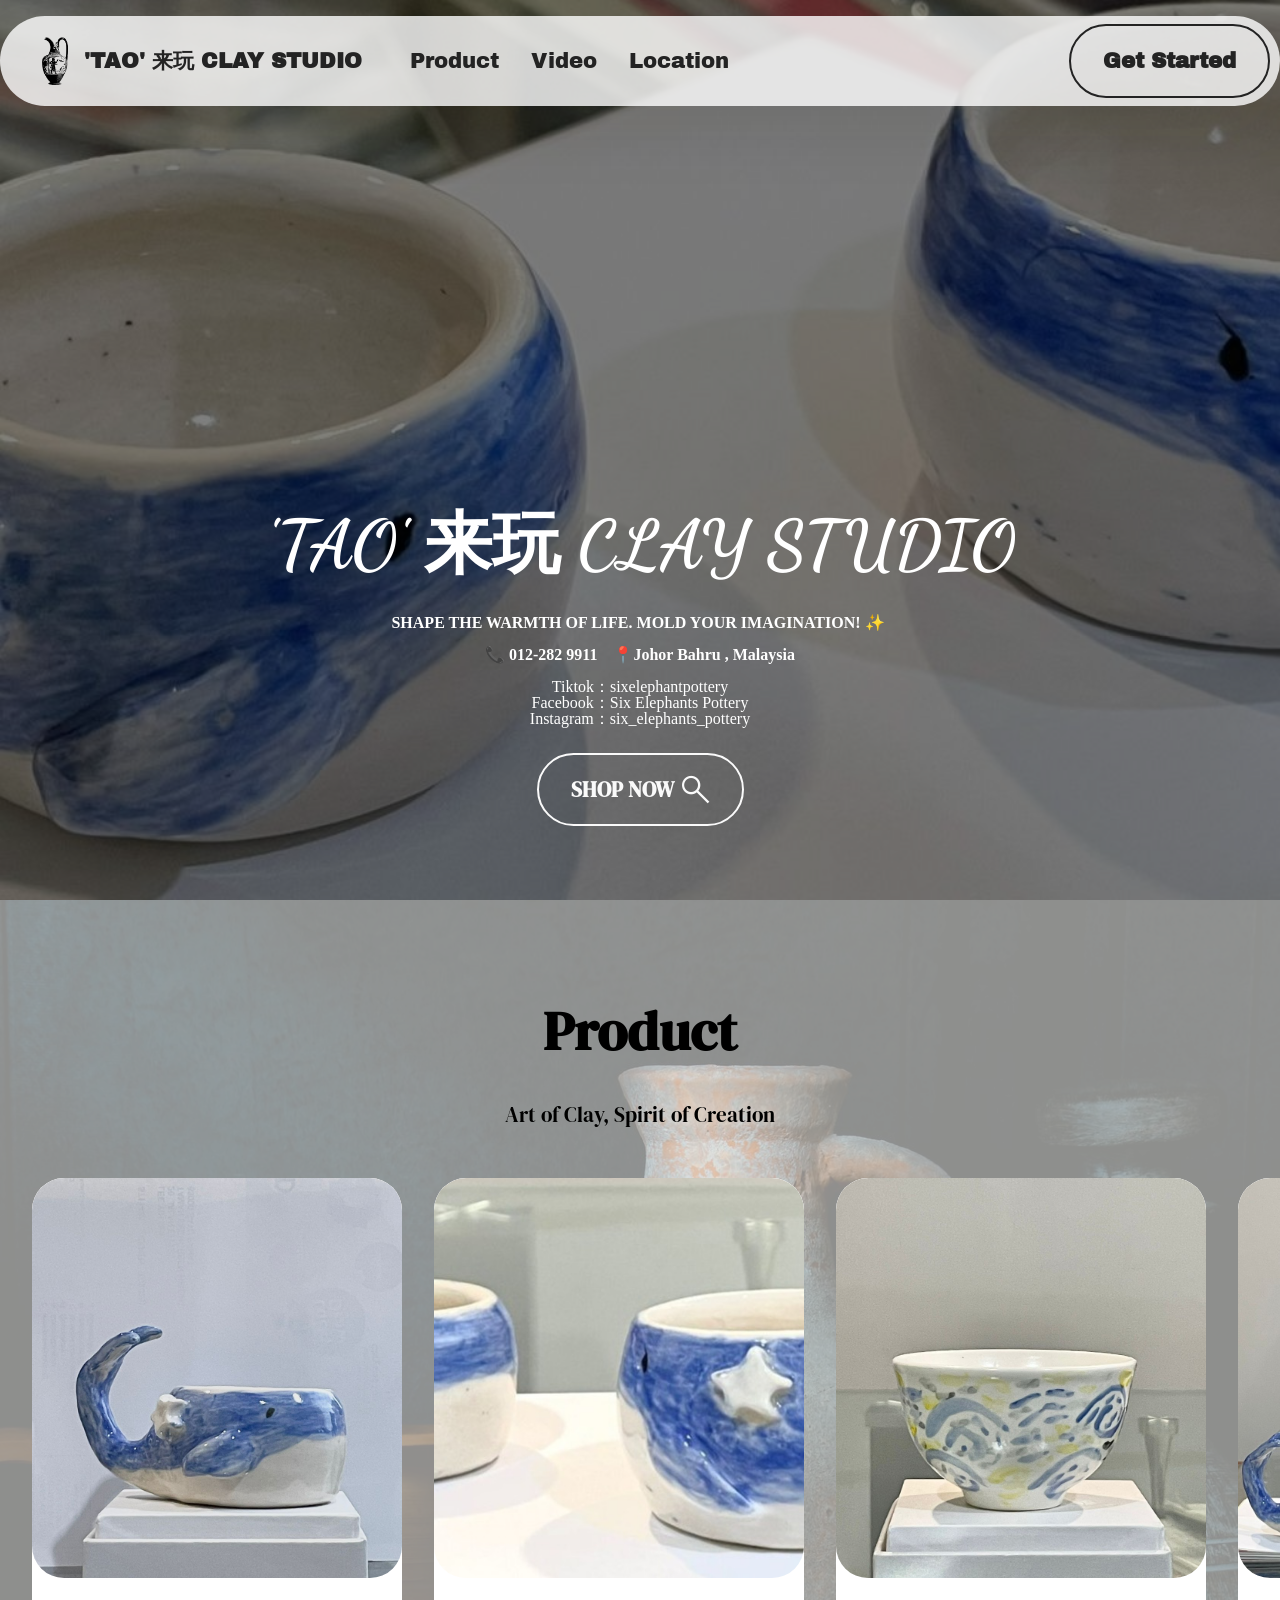
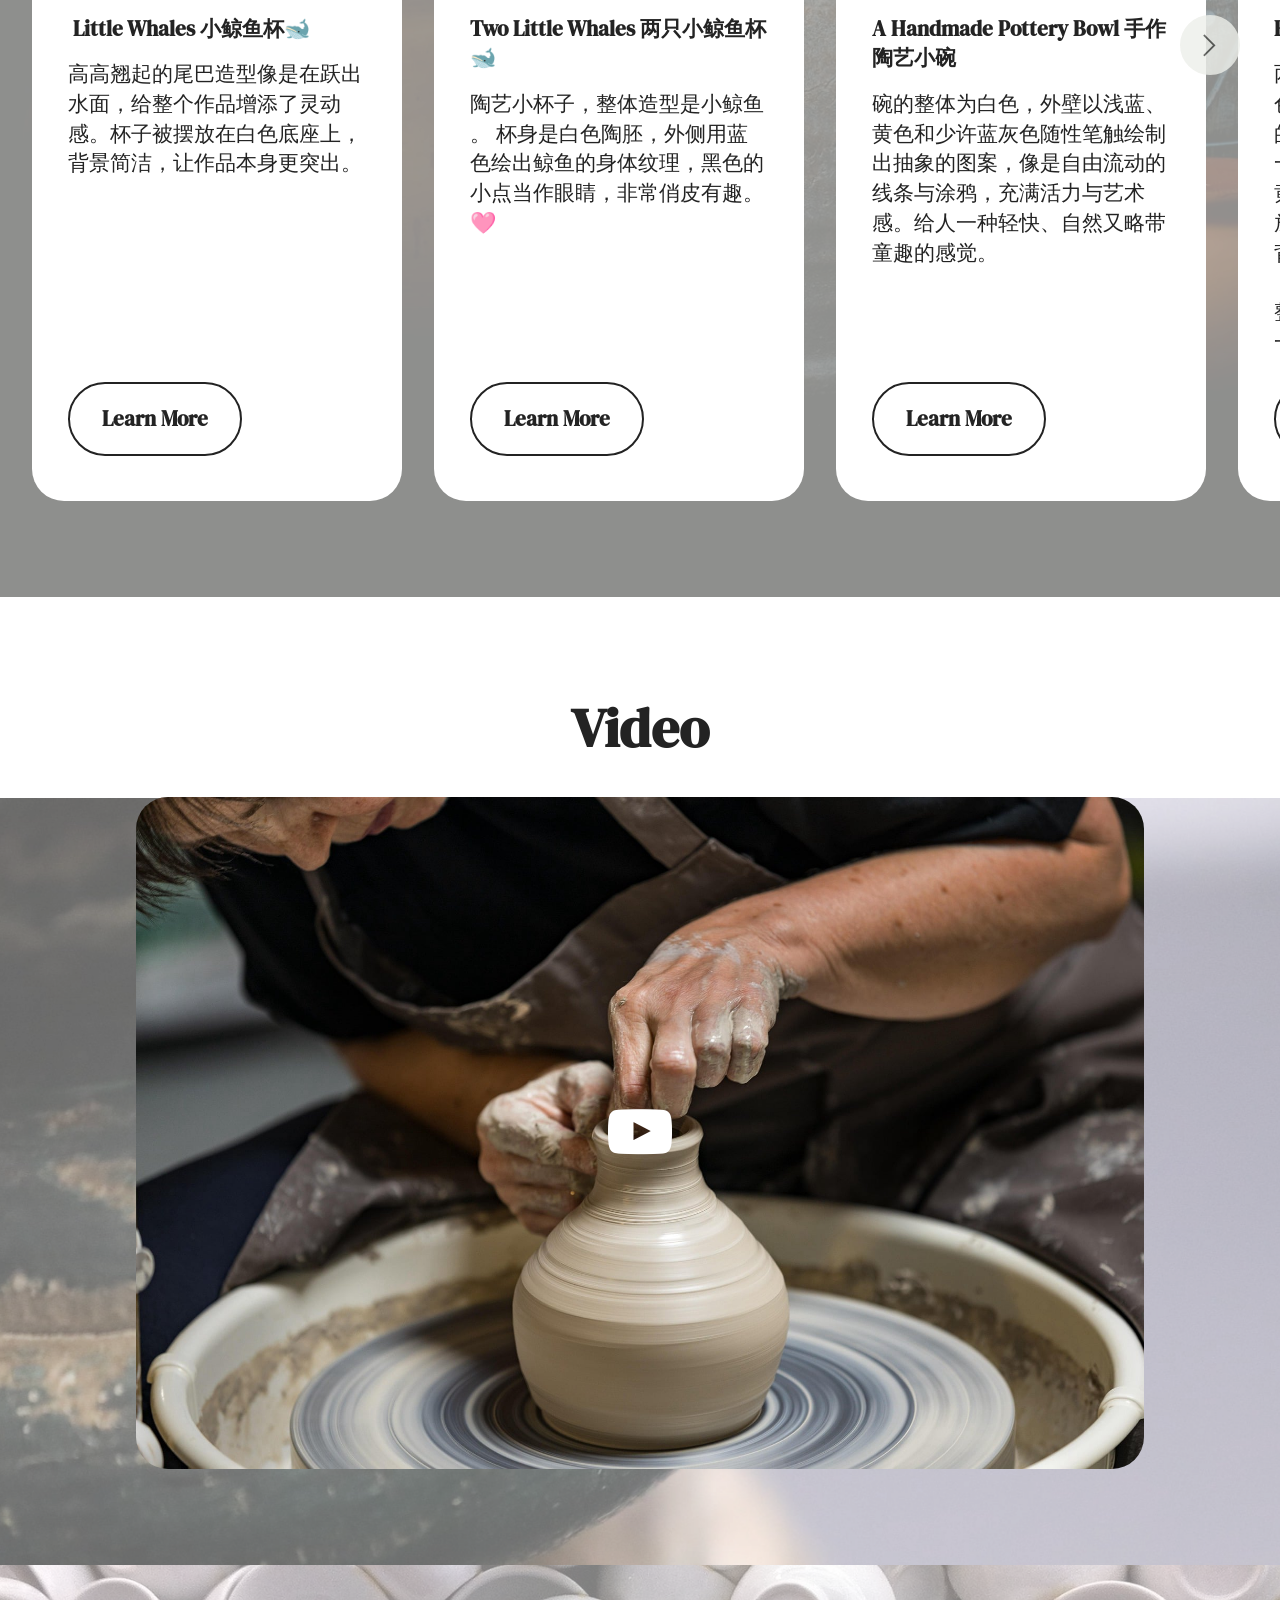
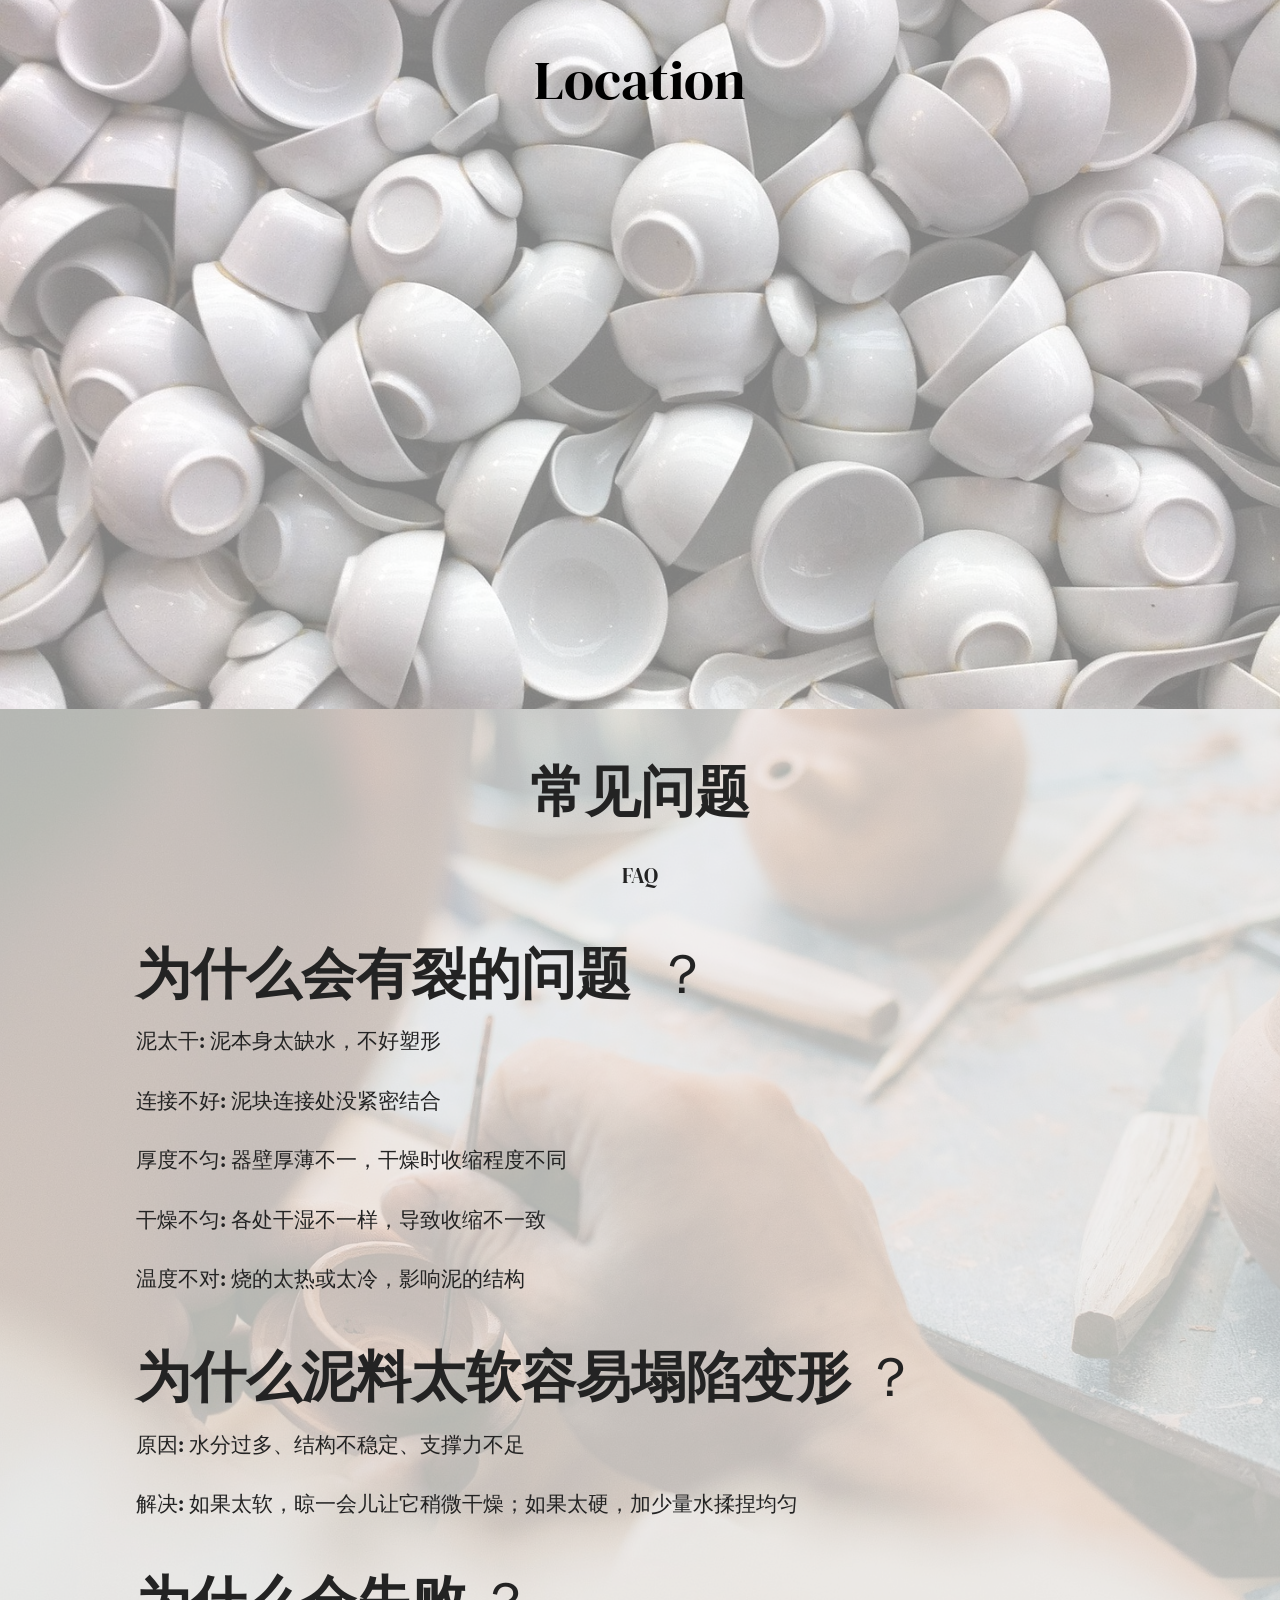
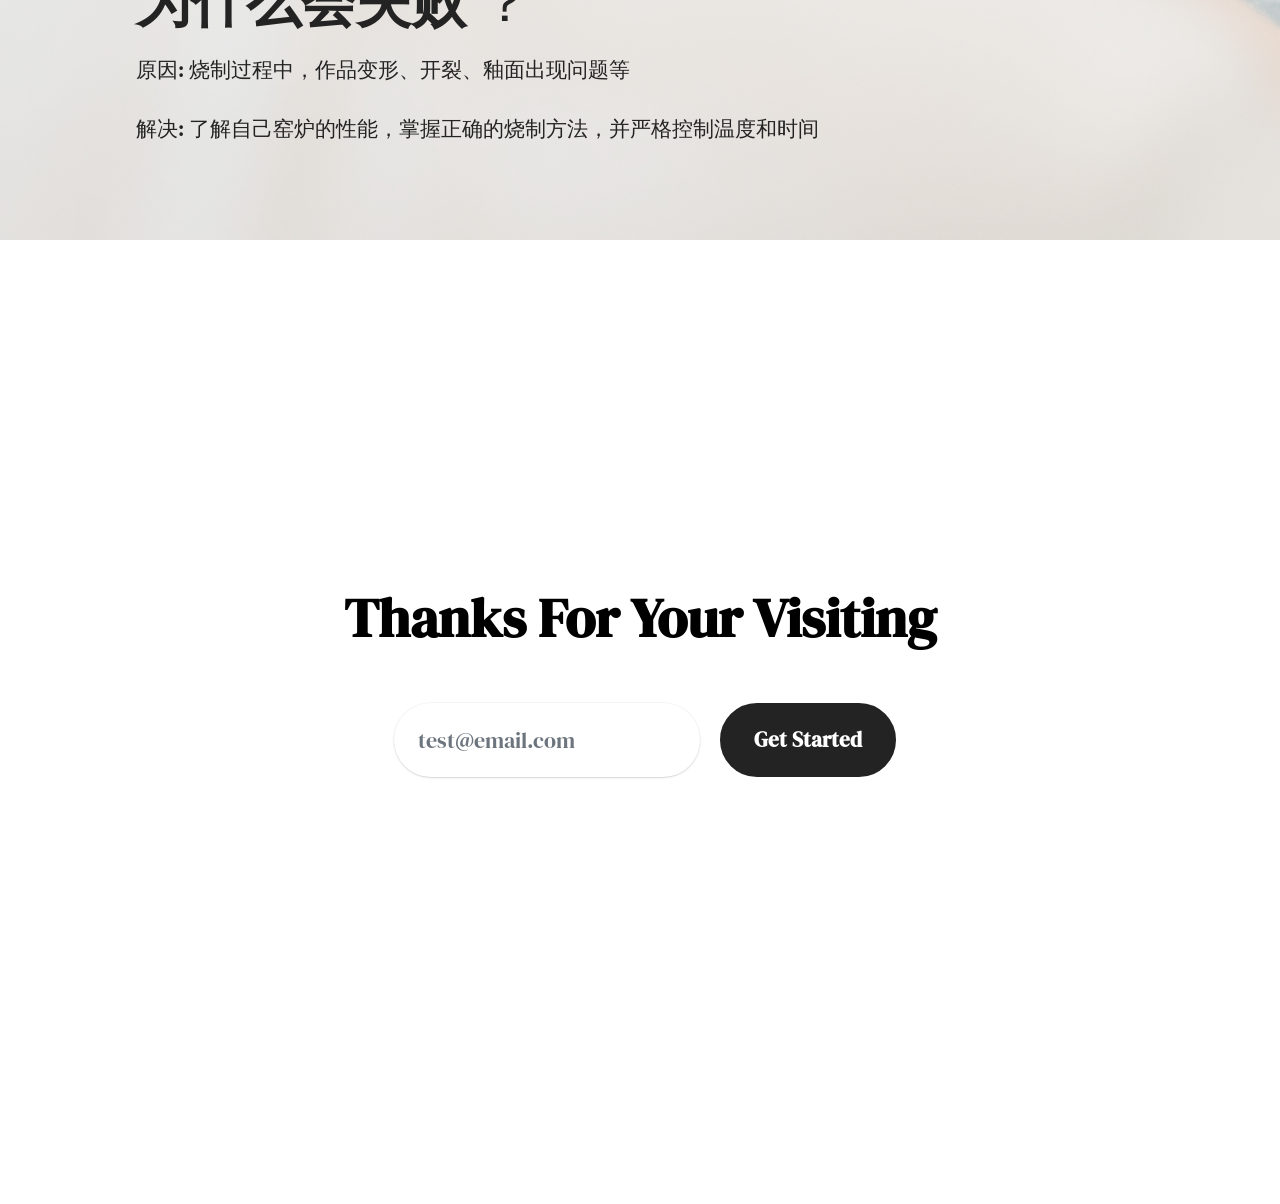
<file: index.html>
<!DOCTYPE html>
<html  >
<head>
  <!-- Site made with Mobirise Website Builder v6.1.4, https://mobirise.com -->
  <meta charset="UTF-8">
  <meta http-equiv="X-UA-Compatible" content="IE=edge">
  <meta name="generator" content="Mobirise v6.1.4, mobirise.com">
  <meta name="viewport" content="width=device-width, initial-scale=1, minimum-scale=1">
  <link rel="shortcut icon" href="assets/images/mbr-96x177.png" type="image/x-icon">
  <meta name="description" content="">
  
  
  <title>'TAO' 来玩 CLAY STUDIO</title>
  <link rel="stylesheet" href="assets/web/assets/mobirise-icons2/mobirise2.css">
  <link rel="stylesheet" href="assets/bootstrap/css/bootstrap.min.css">
  <link rel="stylesheet" href="assets/parallax/jarallax.css">
  <link rel="stylesheet" href="assets/animatecss/animate.css">
  <link rel="stylesheet" href="assets/dropdown/css/style.css">
  <link rel="stylesheet" href="assets/socicon/css/styles.css">
  <link rel="stylesheet" href="assets/theme/css/style.css">
  <link rel="preload" href="https://fonts.googleapis.com/css?family=Dancing+Script:400,500,600,700&display=swap" as="style" onload="this.onload=null;this.rel='stylesheet'">
  <noscript><link rel="stylesheet" href="https://fonts.googleapis.com/css?family=Dancing+Script:400,500,600,700&display=swap"></noscript>
  <link rel="preload" href="https://fonts.googleapis.com/css?family=DM+Serif+Display:400,400i&display=swap" as="style" onload="this.onload=null;this.rel='stylesheet'">
  <noscript><link rel="stylesheet" href="https://fonts.googleapis.com/css?family=DM+Serif+Display:400,400i&display=swap"></noscript>
  <link rel="preload" href="https://fonts.googleapis.com/css?family=Archivo+Black:400&display=swap" as="style" onload="this.onload=null;this.rel='stylesheet'">
  <noscript><link rel="stylesheet" href="https://fonts.googleapis.com/css?family=Archivo+Black:400&display=swap"></noscript>
  <link rel="preload" as="style" href="assets/mobirise/css/mbr-additional.css?v=GFUsZX"><link rel="stylesheet" href="assets/mobirise/css/mbr-additional.css?v=GFUsZX" type="text/css">

  
  
  
</head>
<body>
  
  <section data-bs-version="5.1" class="menu menu1 cid-uYOosrHDNu" once="menu" id="menu01-0">
	

	<nav class="navbar navbar-dropdown navbar-fixed-top navbar-expand-lg">
		<div class="container">
			<div class="navbar-brand">
				<span class="navbar-logo">
					<a href="mailto:kdb4limjr@suma.edu.my">
						<img src="assets/images/mbr-96x177.png" alt="Pottery" style="height: 3rem;">
					</a>
				</span>
				<span class="navbar-caption-wrap"><a class="navbar-caption text-black text-primary display-4" href="#">'TAO' 来玩 CLAY STUDIO</a></span>
			</div>
			<button class="navbar-toggler" type="button" data-toggle="collapse" data-bs-toggle="collapse" data-target="#navbarSupportedContent" data-bs-target="#navbarSupportedContent" aria-controls="navbarNavAltMarkup" aria-expanded="false" aria-label="Toggle navigation">
				<div class="hamburger">
					<span></span>
					<span></span>
					<span></span>
					<span></span>
				</div>
			</button>
			<div class="collapse navbar-collapse" id="navbarSupportedContent">
				<ul class="navbar-nav nav-dropdown" data-app-modern-menu="true"><li class="nav-item">
						<a class="nav-link link text-black text-primary display-4" href="3">Product</a>
					</li>
					<li class="nav-item">
						<a class="nav-link link text-black text-primary display-4" href="#" aria-expanded="false">Video</a>
					</li>
					<li class="nav-item">
						<a class="nav-link link text-black text-primary display-4" href="#">Location</a>
					</li></ul>
				
				<div class="navbar-buttons mbr-section-btn"><a class="btn btn-black-outline display-4" href="#">Get Started</a></div>
			</div>
		</div>
	</nav>
</section>

<section data-bs-version="5.1" class="header16 cid-uYOplkuNvp mbr-fullscreen mbr-parallax-background" id="header17-4">
  
  <div class="mbr-overlay" style="opacity: 0.5; background-color: rgb(0, 0, 0);"></div>
  <div class="container-fluid">
    <div class="row">
      <div class="content-wrap col-12 col-md-12">
        <h1 class="mbr-section-title mbr-fonts-style mbr-white mb-4 display-1"><strong>'TAO' 来玩&nbsp;</strong><strong>CLAY STUDIO</strong></h1>
        
        <p><strong>SHAPE THE WARMTH OF LIFE. MOLD YOUR IMAGINATION! ✨&nbsp;</strong><br></p><p><strong>📞 012-282 9911&nbsp;&nbsp;&nbsp;&nbsp;📍Johor Bahru , Malaysia</strong></p><p>Tiktok：sixelephantpottery<br>Facebook：Six Elephants Pottery<br>Instagram：six_elephants_pottery<br></p>
        <div class="mbr-section-btn"><a class="btn btn-white-outline display-7" href="https://mobiri.se"><span class="mobi-mbri mobi-mbri-search mbr-iconfont mbr-iconfont-btn"></span>SHOP NOW</a></div>
      </div>
    </div>
  </div>
</section>

<section data-bs-version="5.1" class="features017 mbr-embla cid-uYOpzBKyKl" id="features017-5">
	
	<div class="mbr-overlay"></div>
	<div class="position-relative">
		<div class="container-fluid">
			<div class="row justify-content-center">
				<div class="col-12 content-head">
					<div class="mbr-section-head mb-5">
						<h4 class="mbr-section-title mbr-fonts-style align-center mb-0 display-2">
							<strong>Product</strong></h4>
						<h5 class="mbr-section-subtitle mbr-fonts-style align-center mb-0 mt-4 display-7">Art of Clay, Spirit of Creation</h5>
					</div>
				</div>
			</div>
		</div>

		<div class="embla" data-skip-snaps="true" data-align="center" data-contain-scroll="trimSnaps" data-loop="true" data-auto-play="true" data-auto-play-interval="5" data-draggable="true">
			<div class="embla__viewport container-fluid">
				<div class="embla__container">
					<div class="embla__slide slider-image item active" style="margin-left: 1rem; margin-right: 1rem;">
						<div class="slide-content">
							<div class="item-img">
								<div class="item-wrapper">
									<img src="assets/images/whatsapp-image-2025-10-06-at-11.22.03.jpeg" alt="Mobirise Website Builder" title="" data-slide-to="0" data-bs-slide-to="0">
								</div>
							</div>
							<div class="item-content">
								<h5 class="item-title mbr-fonts-style display-7"><strong>&nbsp;Little Whales 小鲸鱼杯🐋</strong></h5>
								
								<p class="mbr-text mbr-fonts-style mt-3 display-7">高高翘起的尾巴造型像是在跃出水面，给整个作品增添了灵动感。杯子被摆放在白色底座上，背景简洁，让作品本身更突出。</p>
							</div>
							<div class="mbr-section-btn item-footer mt-2"><a class="btn item-btn btn-black-outline display-7">Learn More</a></div>
						</div>
					</div>
					<div class="embla__slide slider-image item" style="margin-left: 1rem; margin-right: 1rem;">
						<div class="slide-content">
							<div class="item-img">
								<div class="item-wrapper">
									<img src="assets/images/whatsapp-image-2025-10-06-at-11.22.01-3.jpeg" alt="Mobirise Website Builder" title="" data-slide-to="1" data-bs-slide-to="1">
								</div>
							</div>
							<div class="item-content">
								<h5 class="item-title mbr-fonts-style display-7"><strong>Two Little Whales 两只小鲸鱼杯🐋</strong></h5>
								
								<p class="mbr-text mbr-fonts-style mt-3 display-7">陶艺小杯子，整体造型是小鲸鱼 。 杯身是白色陶胚，外侧用蓝色绘出鲸鱼的身体纹理，黑色的小点当作眼睛，非常俏皮有趣。🩷</p>
							</div>

							<div class="mbr-section-btn item-footer mt-2"><a href="" class="btn item-btn btn-black-outline display-7" target="_blank">Learn More</a></div>
						</div>
					</div><div class="embla__slide slider-image item" style="margin-left: 1rem; margin-right: 1rem;">
						<div class="slide-content">
							<div class="item-img">
								<div class="item-wrapper">
									<img src="assets/images/whatsapp-image-2025-10-06-at-11.22.02-2.jpeg" alt="Mobirise Website Builder" title="" data-slide-to="2" data-bs-slide-to="2">
								</div>
							</div>
							<div class="item-content">
								<h5 class="item-title mbr-fonts-style display-7"><strong>A Handmade Pottery Bowl 手作陶艺小碗</strong></h5>
								
								<p class="mbr-text mbr-fonts-style mt-3 display-7">
									碗的整体为白色，外壁以浅蓝、黄色和少许蓝灰色随性笔触绘制出抽象的图案，像是自由流动的线条与涂鸦，充满活力与艺术感。给人一种轻快、自然又略带童趣的感觉。</p>
							</div>
							<div class="mbr-section-btn item-footer mt-2"><a href="" class="btn item-btn btn-black-outline display-7" target="_blank">Learn More</a></div>
						</div>
					</div><div class="embla__slide slider-image item" style="margin-left: 1rem; margin-right: 1rem;">
						<div class="slide-content">
							<div class="item-img">
								<div class="item-wrapper">
									<img src="assets/images/whatsapp-image-2025-10-06-at-11.22.02-3.jpeg" alt="Mobirise Website Builder" title="" data-slide-to="3" data-bs-slide-to="3">
								</div>
							</div>
							<div class="item-content">
								<h5 class="item-title mbr-fonts-style display-7"><strong>Finished Pottery 成品</strong></h5>
								
								<p class="mbr-text mbr-fonts-style mt-3 display-7">
									两个杯子是鲸鱼形状呈蓝色和白色，鲸鱼尾巴向上弯曲形成杯子的把手。在两个鲸鱼杯子中间有一个较小的小碗上面有蓝、白、黄色的漩涡状图案。这些杯子都放置在一个透明的玻璃表面上，背景是柔和的白色纸板墙壁。<br><br>整体构图简洁，色彩柔和，给人一种手工制作和艺术感的感觉。
								</p>
							</div>
							<div class="mbr-section-btn item-footer mt-2"><a href="" class="btn item-btn btn-black-outline display-7" target="_blank">Learn More<br></a></div>
						</div>
					</div>
					
					
					
					
					
					
				</div>
			</div>
			<button class="embla__button embla__button--prev">
				<span class="mobi-mbri mobi-mbri-arrow-prev mbr-iconfont" aria-hidden="true"></span>
				<span class="sr-only visually-hidden visually-hidden visually-hidden">Previous</span>
			</button>
			<button class="embla__button embla__button--next">
				<span class="mobi-mbri mobi-mbri-arrow-next mbr-iconfont" aria-hidden="true"></span>
				<span class="sr-only visually-hidden visually-hidden visually-hidden">Next</span>
			</button>
		</div>
	</div>
</section>

<section data-bs-version="5.1" class="video1 cid-uYPvFCMaVK mbr-parallax-background" id="video1-m">
    
    <div class="mbr-overlay" style="opacity: 0.4; background-color: rgb(255, 255, 255);">
    </div>
    <div class="align-center container-fluid">
        <div class="mbr-section-head">
            <h4 class="mbr-section-title mbr-fonts-style mb-0 display-2">
                <strong>Video</strong></h4>
            
        </div>
        <div class="row justify-content-center mt-4">
            <div class="col-12 col-lg-10">
                <div class="box">
                    <div class="mbr-media show-modal align-center" data-modal=".modalWindow">
                        <a href="https://youtube.com/shorts/4cZKCJiEj7w?si=O4bcum2Ws6EKv2OK"><img src="assets/images/mbr-1920x1280.jpg" alt="Pottery"></a>
                        <div class="icon-wrap">
                            <span class="mbr-iconfont socicon-youtube socicon" style="color: rgb(255, 255, 255); fill: rgb(255, 255, 255);"></span>
                        </div>
                    </div>
                </div>
            </div>
        </div>
    </div>
    <div>
        <div class="modalWindow" style="display: none;">
            <div class="modalWindow-container">
                <div class="modalWindow-video-container">
                    <div class="modalWindow-video">
                        <iframe width="100%" height="100%" frameborder="0" allowfullscreen="1" data-src="https://youtube.com/shorts/duQTV2HItR4?si=as6skFoT1Nuy9Ca8"></iframe>
                    </div>
                    <a class="close" role="button" data-dismiss="modal" data-bs-dismiss="modal">
                        <span aria-hidden="true" class="mbr-iconfont mobi-mbri-close mobi-mbri closeModal"></span>
                        <span class="sr-only visually-hidden">Close</span>
                    </a>
                </div>
            </div>
        </div>
    </div>
</section>

<section data-bs-version="5.1" class="map1 cid-uYOquCrULF" id="map1-b">
    
    
    <div class="mbr-overlay" style="opacity: 0.5; background-color: rgb(255, 255, 255);"></div>
    <div class="container">
        <div class="mbr-section-head mb-4">
            <h3 class="mbr-section-title mbr-fonts-style align-center mb-0 display-2">Location</h3>
            
        </div>
        <div class="google-map"><iframe frameborder="0" style="border:0" src="https://www.google.com/maps/embed/v1/place?key=AIzaSyDbnCmnHmtigIYiD8jIfeHQv7gW2ANhHD4&amp;q=25, Jalan Harmonium 11, Taman Desa Tebrau, 81100 Johor Bahru, Johor Darul Ta'zim" allowfullscreen=""></iframe></div>
    </div>
</section>

<section data-bs-version="5.1" class="content4 cid-uYP2XkO9aO mbr-fullscreen" id="list02-h">
    

    
    <div class="mbr-overlay" style="opacity: 0.7; background-color: rgb(255, 255, 255);">
    </div>
    <div class="container-fluid">
        <div class="row justify-content-center">
            <div class="col-lg-10">
                <div class="title col-md-12 mb-5">
                    <h3 class="mbr-section-title mbr-fonts-style display-2">
                        <strong>常见问题</strong>
                    </h3>
                    <h4 class="mbr-section-subtitle mbr-fonts-style mb-0 mt-4 display-7">FAQ</h4>
                </div>
                <div class="item features-without-image col-12">
                    <div class="item-wrapper">
                        <div class="card-box align-left">
                            <h5 class="card-title mbr-fonts-style mb-3 display-2"><strong>为什么会有裂的问题&nbsp;&nbsp;</strong>？</h5>
                            <p class="card-text mbr-fonts-style mb-5 display-7">泥太干: 泥本身太缺水，不好塑形<br><br>连接不好: 泥块连接处没紧密结合<br><br>厚度不匀: 器壁厚薄不一，干燥时收缩程度不同<br><br>干燥不匀: 各处干湿不一样，导致收缩不一致<br><br>温度不对: 烧的太热或太冷，影响泥的结构</p>
                        </div>
                    </div>
                </div>
                <div class="item features-without-image col-12">
                    <div class="item-wrapper">
                        <div class="card-box align-left">
                            <h5 class="card-title mbr-fonts-style mb-3 display-2"><strong>为什么泥料太软容易塌陷变形&nbsp;</strong>？</h5>
                            <p class="card-text mbr-fonts-style mb-5 display-7">原因: 水分过多、结构不稳定、支撑力不足<br><br>解决: 如果太软，晾一会儿让它稍微干燥；如果太硬，加少量水揉捏均匀</p>
                        </div>
                    </div>
                </div>
                <div class="item features-without-image col-12">
                    <div class="item-wrapper">
                        <div class="card-box align-left">
                            <h5 class="card-title mbr-fonts-style mb-3 display-2">
                                <strong>为什么会失败 </strong>？</h5>
                            <p class="card-text mbr-fonts-style mb-5 display-7">原因: 烧制过程中，作品变形、开裂、釉面出现问题等<br><br>解决: 了解自己窑炉的性能，掌握正确的烧制方法，并严格控制温度和时间</p>
                        </div>
                    </div>
                </div>
            </div>
        </div>
    </div>
</section>

<section data-bs-version="5.1" class="form1 cid-uYP316uP7w mbr-fullscreen" id="form01-i">
	

	

	<div class="container-fluid">
		<div class="row content-wrapper justify-content-center">
			<div class="col-lg-7 mbr-form">
				<div class="col-lg-12 col-md-12 col-sm-12">
					<h5 class="mbr-section-title mbr-fonts-style mb-5 display-2">
						<strong>Thanks For Your Visiting</strong></h5>
				</div>

				<div class="text-wrapper align-left" data-form-type="formoid">
					<!--Formbuilder Form-->
					<form action="https://mobirise.eu/" method="POST" class="mbr-form form-with-styler" data-form-title="Form Name"><input type="hidden" name="email" data-form-email="true" value="QszYv6+eNucq/FVRKxQQw15QZ7CJuLUgS0q+rC2bFAdGMO4nLDVrw7UM5BXriwrNE1SGT+ezoawWbvMwxD93si2JdrkxDubSUHMLqE00Ny6Z1WRDnau4TgGdqjSg6Zwe">
						<div class="row">
							<div hidden="hidden" data-form-alert="" class="alert alert-success col-12">Thanks for filling out the form!</div>
							<div hidden="hidden" data-form-alert-danger="" class="alert alert-danger col-12">
								Oops...! some problem!
							</div>
						</div>
						<div class="dragArea row">
							<div data-for="email" class="col-lg-6 col-md-6 col-sm-12 form-group">
								<input type="email" name="email" placeholder="test@email.com" data-form-field="email" class="form-control display-7" value="" id="email-form01-i">
							</div>
							<div class="col-auto mbr-section-btn"><button type="submit" class="w-100 w-100 w-100 w-100 w-100 w-100 btn btn-black display-7">Get Started</button></div>
						</div>
					</form>
					<!--Formbuilder Form-->
				</div>
			</div>
		</div>
	</div>
</section><section class="display-7" style="padding: 0;align-items: center;justify-content: center;flex-wrap: wrap;    align-content: center;display: flex;position: relative;height: 4rem;"><a href="https://mobiri.se/4250577" style="flex: 1 1;height: 4rem;position: absolute;width: 100%;z-index: 1;"><img alt="" style="height: 4rem;" src="[data-uri]"></a><p style="margin: 0;text-align: center;" class="display-7">&#8204;</p><a style="z-index:1" href="https://mobirise.com/builder/ai-website-creator.html">Best AI Website Creator</a></section><script src="assets/bootstrap/js/bootstrap.bundle.min.js"></script>  <script src="assets/parallax/jarallax.js"></script>  <script src="assets/smoothscroll/smooth-scroll.js"></script>  <script src="assets/ytplayer/index.js"></script>  <script src="assets/dropdown/js/navbar-dropdown.js"></script>  <script src="assets/embla/embla.min.js"></script>  <script src="assets/embla/script.js"></script>  <script src="assets/playervimeo/vimeo_player.js"></script>  <script src="assets/theme/js/script.js"></script>  <script src="assets/formoid/formoid.min.js"></script>  
  
  
 <div id="scrollToTop" class="scrollToTop mbr-arrow-up"><a style="text-align: center;"><i class="mbr-arrow-up-icon mbr-arrow-up-icon-cm cm-icon cm-icon-smallarrow-up"></i></a></div>
    <input name="animation" type="hidden">
  </body>
</html>
</file>
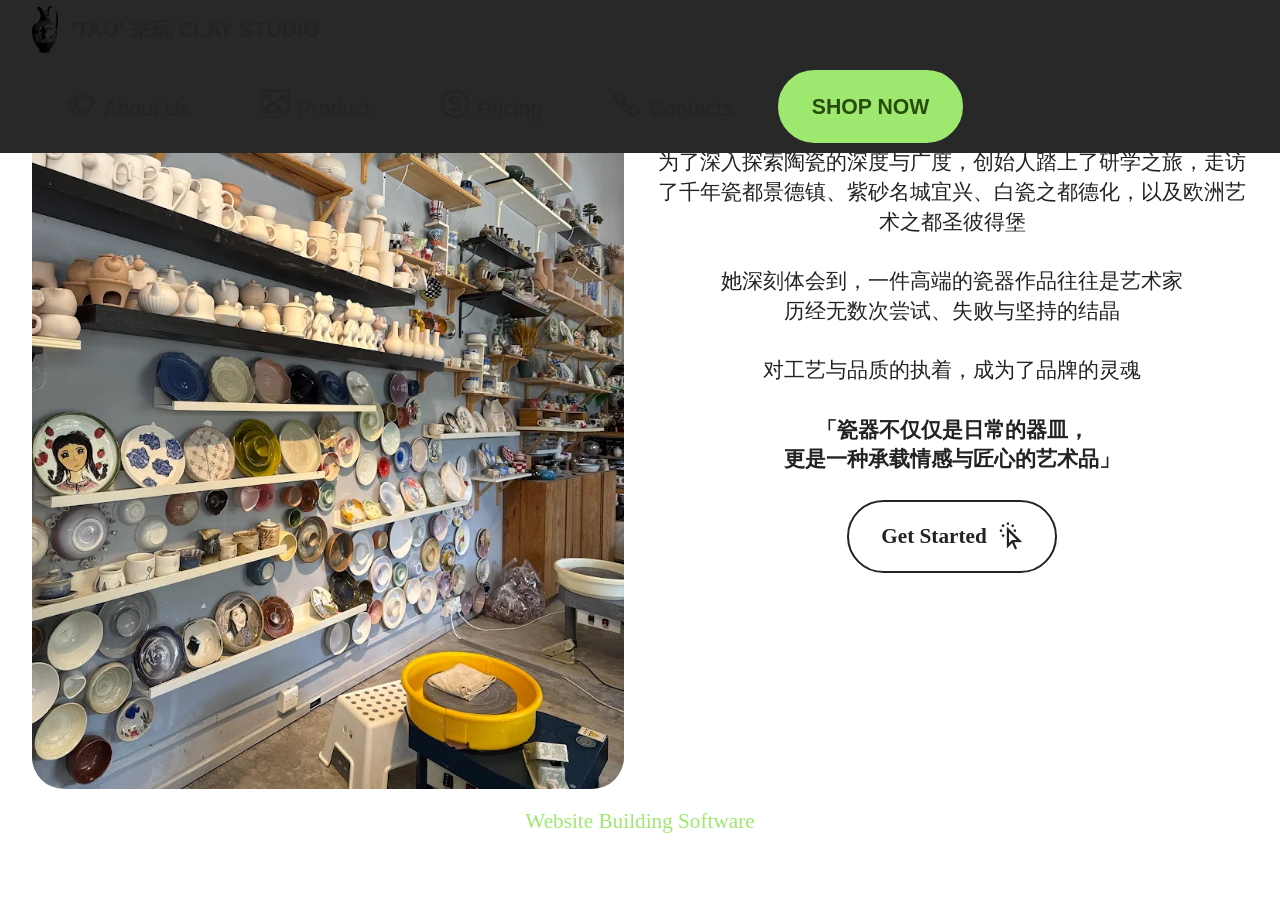
<file: About us.html>
<!DOCTYPE html>
<html  >
<head>
  <!-- Site made with Mobirise Website Builder v6.1.4, https://mobirise.com -->
  <meta charset="UTF-8">
  <meta http-equiv="X-UA-Compatible" content="IE=edge">
  <meta name="generator" content="Mobirise v6.1.4, mobirise.com">
  <meta name="twitter:card" content="summary_large_image"/>
  <meta name="twitter:image:src" content="assets/images/About us-meta.jpg">
  <meta property="og:image" content="assets/images/About us-meta.jpg">
  <meta name="twitter:title" content="About us">
  <meta name="viewport" content="width=device-width, initial-scale=1, minimum-scale=1">
  <link rel="shortcut icon" href="assets/images/mbr-1.png" type="image/x-icon">
  <meta name="description" content="">
  
  
  <title>About us</title>
  <link rel="stylesheet" href="assets/web/assets/mobirise-icons2/mobirise2.css">
  <link rel="stylesheet" href="assets/bootstrap/css/bootstrap.min.css">
  <link rel="stylesheet" href="assets/parallax/jarallax.css">
  <link rel="stylesheet" href="assets/animatecss/animate.css">
  <link rel="stylesheet" href="assets/dropdown/css/style.css">
  <link rel="stylesheet" href="assets/theme/css/style.css">
  <link rel="preload" href="https://fonts.googleapis.com/css?family=Oswald:200,300,400,500,600,700&display=swap" as="style" onload="this.onload=null;this.rel='stylesheet'">
  <noscript><link rel="stylesheet" href="https://fonts.googleapis.com/css?family=Oswald:200,300,400,500,600,700&display=swap"></noscript>
  <link rel="preload" as="style" href="assets/mobirise/css/mbr-additional.css?v=MQi8ru"><link rel="stylesheet" href="assets/mobirise/css/mbr-additional.css?v=MQi8ru" type="text/css">

  
  
  
</head>
<body>
  
  <section data-bs-version="5.1" class="menu menu2 cid-uYWklT60q5" once="menu" id="menu02-10">
	

	<nav class="navbar navbar-dropdown navbar-fixed-top navbar-expand-lg">
		<div class="container">
			<div class="navbar-brand">
				<span class="navbar-logo">
					<a href="https://mobiri.se">
						<img src="assets/images/mbr-1.png" alt="Pottery" style="height: 3rem;">
					</a>
				</span>
				<span class="navbar-caption-wrap"><a class="navbar-caption text-black text-primary display-4" href="index.html#top">'TAO' 来玩 CLAY STUDIO</a></span>
			</div>
			<button class="navbar-toggler" type="button" data-toggle="collapse" data-bs-toggle="collapse" data-target="#navbarSupportedContent" data-bs-target="#navbarSupportedContent" aria-controls="navbarNavAltMarkup" aria-expanded="false" aria-label="Toggle navigation">
				<div class="hamburger">
					<span></span>
					<span></span>
					<span></span>
					<span></span>
				</div>
			</button>
			<div class="collapse navbar-collapse" id="navbarSupportedContent">
				<ul class="navbar-nav nav-dropdown" data-app-modern-menu="true"><li class="nav-item">
						<a class="nav-link link text-black text-primary display-4" href="About us.html#header11-1"><span class="mobi-mbri mobi-mbri-image-gallery mbr-iconfont mbr-iconfont-btn"></span>About Us</a>
					</li>
					<li class="nav-item">
						<a class="nav-link link text-black text-primary display-4" href="Product.html#gallery2-3" aria-expanded="false"><span class="mobi-mbri mobi-mbri-image-slider mbr-iconfont mbr-iconfont-btn"></span>Product</a>
					</li>
					<li class="nav-item">
						<a class="nav-link link text-black text-primary display-4" href="Pricing.html#features7-q"><span class="mobi-mbri mobi-mbri-cash mbr-iconfont mbr-iconfont-btn"></span>Pricing</a>
					</li><li class="nav-item"><a class="nav-link link text-black text-primary display-4" href="Contact.html#form4-f"><span class="mobi-mbri mobi-mbri-phone mbr-iconfont mbr-iconfont-btn"></span>Contacts</a></li></ul>
				
				<div class="navbar-buttons mbr-section-btn"><a class="btn btn-primary display-4" href="Product.html#gallery2-3">SHOP NOW</a></div>
			</div>
		</div>
	</nav>
</section>

<section data-bs-version="5.1" class="header11 cid-uYUwgS8OVk mbr-parallax-background" id="header11-1">

    

    
    <div class="mbr-overlay" style="opacity: 0.4; background-color: rgb(255, 255, 255);"></div>

    <div class="container">
        <div class="row justify-content-center">
            <div class="col-12 col-md-6 image-wrapper">
                <img class="w-100" src="assets/images/unnamed.webp" alt="Mobirise Website Builder">
            </div>
            <div class="col-12 col-md">
                <div class="text-wrapper text-center">
                    <h1 class="mbr-section-title mbr-fonts-style mb-3 display-2"><strong>🌿 Brand Story</strong></h1>
                    <p class="mbr-text mbr-fonts-style display-4">创始人对陶瓷艺术的热爱始于对生活的细腻感受<br><br>为了深入探索陶瓷的深度与广度，创始人踏上了研学之旅，走访了千年瓷都景德镇、紫砂名城宜兴、白瓷之都德化，以及欧洲艺术之都圣彼得堡<br><br>她深刻体会到，一件高端的瓷器作品往往是艺术家<br>历经无数次尝试、失败与坚持的结晶<br><br>对工艺与品质的执着，成为了品牌的灵魂<br><br><strong>「瓷器不仅仅是日常的器皿，
<br>更是一种承载情感与匠心的艺术品」</strong><br></p>
                    <div class="mbr-section-btn mt-3"><a class="btn btn-black-outline display-7" href="Product.html#gallery2-3"><span class="mobi-mbri mobi-mbri-cursor-click mbr-iconfont mbr-iconfont-btn"></span>Get Started</a></div>
                </div>
            </div>
        </div>
    </div>
</section><section class="display-7" style="padding: 0;align-items: center;justify-content: center;flex-wrap: wrap;    align-content: center;display: flex;position: relative;height: 4rem;"><a href="https://mobiri.se/4250577" style="flex: 1 1;height: 4rem;position: absolute;width: 100%;z-index: 1;"><img alt="" style="height: 4rem;" src="[data-uri]"></a><p style="margin: 0;text-align: center;" class="display-7">&#8204;</p><a style="z-index:1" href="https://mobirise.com"> Website Building Software</a></section><script src="assets/bootstrap/js/bootstrap.bundle.min.js"></script>  <script src="assets/parallax/jarallax.js"></script>  <script src="assets/smoothscroll/smooth-scroll.js"></script>  <script src="assets/ytplayer/index.js"></script>  <script src="assets/dropdown/js/navbar-dropdown.js"></script>  <script src="assets/theme/js/script.js"></script>  
  
  
 <div id="scrollToTop" class="scrollToTop mbr-arrow-up"><a style="text-align: center;"><i class="mbr-arrow-up-icon mbr-arrow-up-icon-cm cm-icon cm-icon-smallarrow-up"></i></a></div>
    <input name="animation" type="hidden">
  </body>
</html>
</file>
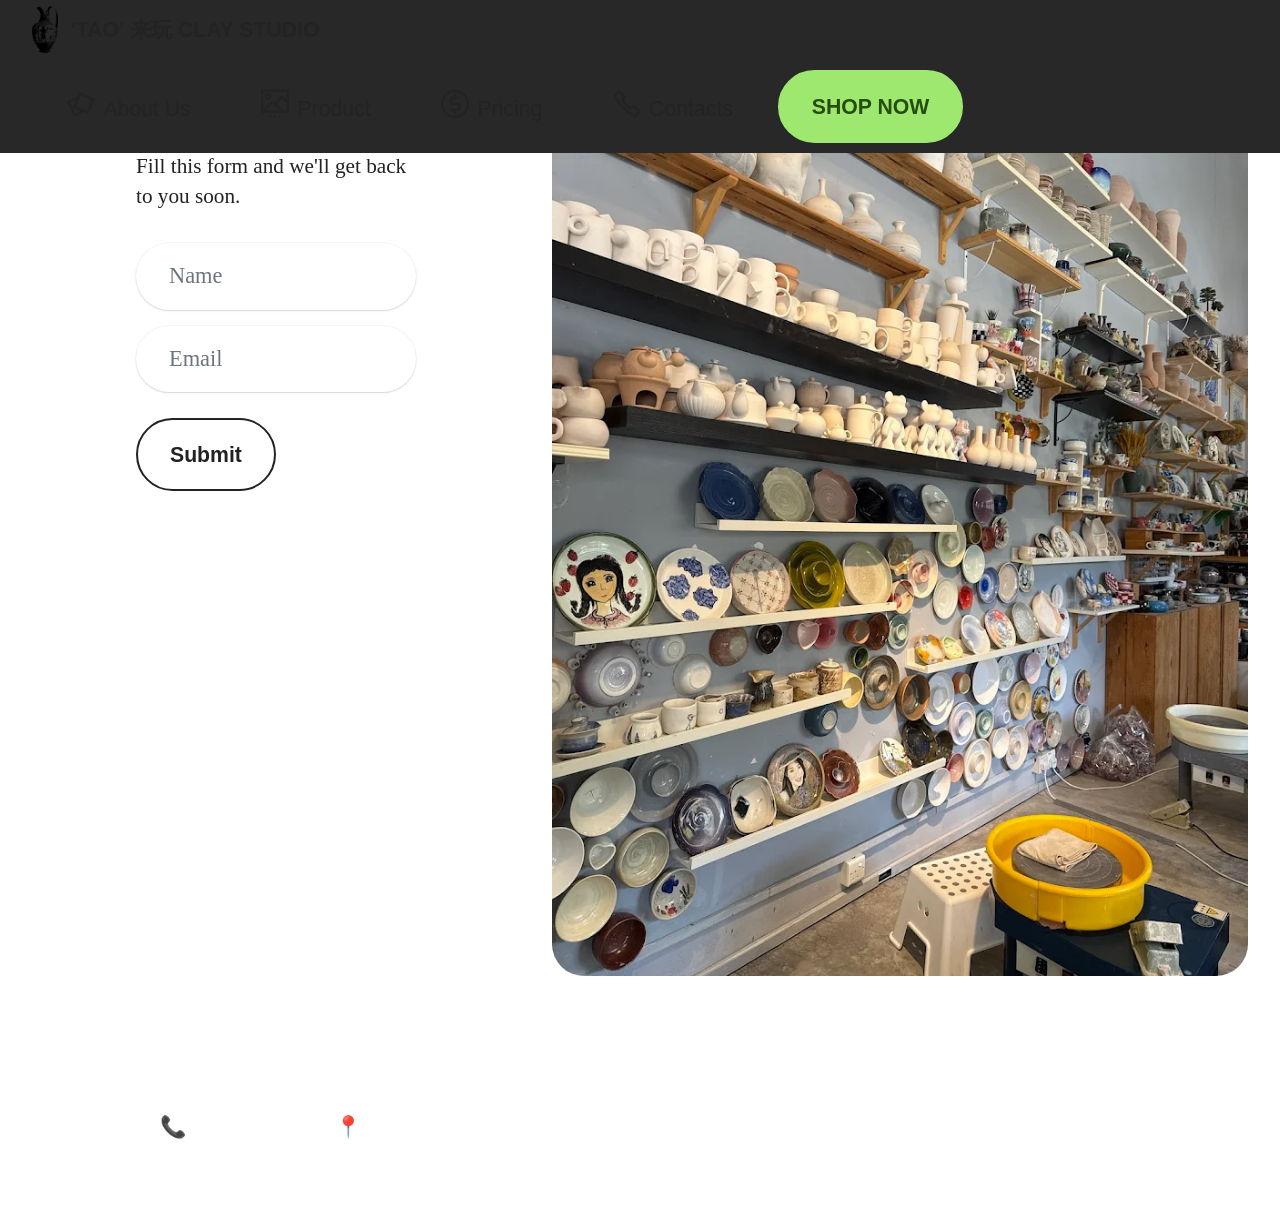
<file: Contact.html>
<!DOCTYPE html>
<html  >
<head>
  <!-- Site made with Mobirise Website Builder v6.1.4, https://mobirise.com -->
  <meta charset="UTF-8">
  <meta http-equiv="X-UA-Compatible" content="IE=edge">
  <meta name="generator" content="Mobirise v6.1.4, mobirise.com">
  <meta name="twitter:card" content="summary_large_image"/>
  <meta name="twitter:image:src" content="assets/images/Contact-meta.webp">
  <meta property="og:image" content="assets/images/Contact-meta.webp">
  <meta name="twitter:title" content="Contact">
  <meta name="viewport" content="width=device-width, initial-scale=1, minimum-scale=1">
  <link rel="shortcut icon" href="assets/images/mbr-1.png" type="image/x-icon">
  <meta name="description" content="">
  
  
  <title>Contact</title>
  <link rel="stylesheet" href="assets/web/assets/mobirise-icons2/mobirise2.css">
  <link rel="stylesheet" href="assets/bootstrap/css/bootstrap.min.css">
  <link rel="stylesheet" href="assets/animatecss/animate.css">
  <link rel="stylesheet" href="assets/dropdown/css/style.css">
  <link rel="stylesheet" href="assets/theme/css/style.css">
  <link rel="preload" href="https://fonts.googleapis.com/css?family=Oswald:200,300,400,500,600,700&display=swap" as="style" onload="this.onload=null;this.rel='stylesheet'">
  <noscript><link rel="stylesheet" href="https://fonts.googleapis.com/css?family=Oswald:200,300,400,500,600,700&display=swap"></noscript>
  <link rel="preload" as="style" href="assets/mobirise/css/mbr-additional.css?v=31u0Jb"><link rel="stylesheet" href="assets/mobirise/css/mbr-additional.css?v=31u0Jb" type="text/css">

  
  
  
</head>
<body>
  
  <section data-bs-version="5.1" class="menu menu2 cid-uYWklT60q5" once="menu" id="menu02-10">
	

	<nav class="navbar navbar-dropdown navbar-fixed-top navbar-expand-lg">
		<div class="container">
			<div class="navbar-brand">
				<span class="navbar-logo">
					<a href="https://mobiri.se">
						<img src="assets/images/mbr-1.png" alt="Pottery" style="height: 3rem;">
					</a>
				</span>
				<span class="navbar-caption-wrap"><a class="navbar-caption text-black text-primary display-4" href="index.html#top">'TAO' 来玩 CLAY STUDIO</a></span>
			</div>
			<button class="navbar-toggler" type="button" data-toggle="collapse" data-bs-toggle="collapse" data-target="#navbarSupportedContent" data-bs-target="#navbarSupportedContent" aria-controls="navbarNavAltMarkup" aria-expanded="false" aria-label="Toggle navigation">
				<div class="hamburger">
					<span></span>
					<span></span>
					<span></span>
					<span></span>
				</div>
			</button>
			<div class="collapse navbar-collapse" id="navbarSupportedContent">
				<ul class="navbar-nav nav-dropdown" data-app-modern-menu="true"><li class="nav-item">
						<a class="nav-link link text-black text-primary display-4" href="About us.html#header11-1"><span class="mobi-mbri mobi-mbri-image-gallery mbr-iconfont mbr-iconfont-btn"></span>About Us</a>
					</li>
					<li class="nav-item">
						<a class="nav-link link text-black text-primary display-4" href="Product.html#gallery2-3" aria-expanded="false"><span class="mobi-mbri mobi-mbri-image-slider mbr-iconfont mbr-iconfont-btn"></span>Product</a>
					</li>
					<li class="nav-item">
						<a class="nav-link link text-black text-primary display-4" href="Pricing.html#features7-q"><span class="mobi-mbri mobi-mbri-cash mbr-iconfont mbr-iconfont-btn"></span>Pricing</a>
					</li><li class="nav-item"><a class="nav-link link text-black text-primary display-4" href="Contact.html#form4-f"><span class="mobi-mbri mobi-mbri-phone mbr-iconfont mbr-iconfont-btn"></span>Contacts</a></li></ul>
				
				<div class="navbar-buttons mbr-section-btn"><a class="btn btn-primary display-4" href="Product.html#gallery2-3">SHOP NOW</a></div>
			</div>
		</div>
	</nav>
</section>

<section data-bs-version="5.1" class="form4 cid-uYV6MTyZRw mbr-fullscreen" id="form4-f">

    

    

    <div class="container">
        <div class="row content-wrapper justify-content-center">
            <div class="col-lg-3 offset-lg-1 mbr-form" data-form-type="formoid">
                <form action="https://mobirise.eu/" method="POST" class="mbr-form form-with-styler" data-form-title="Form Name"><input type="hidden" name="email" data-form-email="true" value="lHIX0c5VVLi3Nlbq+YIpgMIV22DDcBnMUVna6uSm11mKgoUKMdBFopMVSTtNrmvzRx/hNEop10tJHAjGTQ2FZfDB12MGKsCUxYQ7zFMJzXNndhfCjIloliyFOOMWUmOG">
                    <div class="row">
                        <div hidden="hidden" data-form-alert="" class="alert alert-success col-12">Thanks for filling out the form!</div>
                        <div hidden="hidden" data-form-alert-danger="" class="alert alert-danger col-12">
                            Oops...! some problem!
                        </div>
                    </div>
                    <div class="dragArea row">
                        <div class="col-lg-12 col-md-12 col-sm-12">
                            <h1 class="mbr-section-title mb-4 display-2">
                                <strong>Contact Us</strong>
                            </h1>
                        </div>
                        <div class="col-lg-12 col-md-12 col-sm-12">
                            <p class="mbr-text mbr-fonts-style mb-4 display-7">
                                Fill this form and we'll get back to you soon.</p>
                        </div>
                        <div class="col-lg-12 col-md col-12 form-group mb-3" data-for="name">
                            <input type="text" name="name" placeholder="Name" data-form-field="name" class="form-control" value="" id="name-form4-f">
                        </div>
                        <div class="col-lg-12 col-md col-12 form-group mb-3" data-for="email">
                            <input type="email" name="email" placeholder="Email" data-form-field="email" class="form-control" value="" id="email-form4-f">
                        </div>
                        <div class="col-12 col-md-auto mbr-section-btn"><button type="submit" class="btn btn-black-outline display-4">Submit</button></div>
                    </div>
                </form>
            </div>
            <div class="col-lg-7 offset-lg-1 col-12">
                <div class="image-wrapper">
                    <img class="w-100" src="assets/images/unnamed.webp" alt="Pottery">
                </div>
            </div>
        </div>
    </div>
</section>

<section data-bs-version="5.1" class="footer7 cid-uYV6w0zepZ" once="footers" id="footer7-e">

    

    

    <div class="container">
        <div class="media-container-row align-center mbr-white">
            <div class="col-12">
                <p class="mbr-text mb-0 mbr-fonts-style display-7">SIX ELEPHANTS ENTERPRISE (JM0841412-V)
<br>© 2022 - 2025 SIX ELEPHANTS ENTERPRISE All Rights Reserved Powered By B&amp;C Design<br><br>📞+60 12 282 9911 📍NO. 25, JALAN HARMONIUM 11,TAMAN DESA TEBRAU,81100 JOHOR BAHRU.&nbsp;<br></p>
            </div>
        </div>
    </div>
</section><section class="display-7" style="padding: 0;align-items: center;justify-content: center;flex-wrap: wrap;    align-content: center;display: flex;position: relative;height: 4rem;"><a href="https://mobiri.se/4250577" style="flex: 1 1;height: 4rem;position: absolute;width: 100%;z-index: 1;"><img alt="" style="height: 4rem;" src="[data-uri]"></a><p style="margin: 0;text-align: center;" class="display-7">&#8204;</p><a style="z-index:1" href="https://mobirise.com/builder/ai-website-builder.html">AI Website Builder</a></section><script src="assets/bootstrap/js/bootstrap.bundle.min.js"></script>  <script src="assets/smoothscroll/smooth-scroll.js"></script>  <script src="assets/ytplayer/index.js"></script>  <script src="assets/dropdown/js/navbar-dropdown.js"></script>  <script src="assets/theme/js/script.js"></script>  <script src="assets/formoid/formoid.min.js"></script>  
  
  
 <div id="scrollToTop" class="scrollToTop mbr-arrow-up"><a style="text-align: center;"><i class="mbr-arrow-up-icon mbr-arrow-up-icon-cm cm-icon cm-icon-smallarrow-up"></i></a></div>
    <input name="animation" type="hidden">
  </body>
</html>
</file>
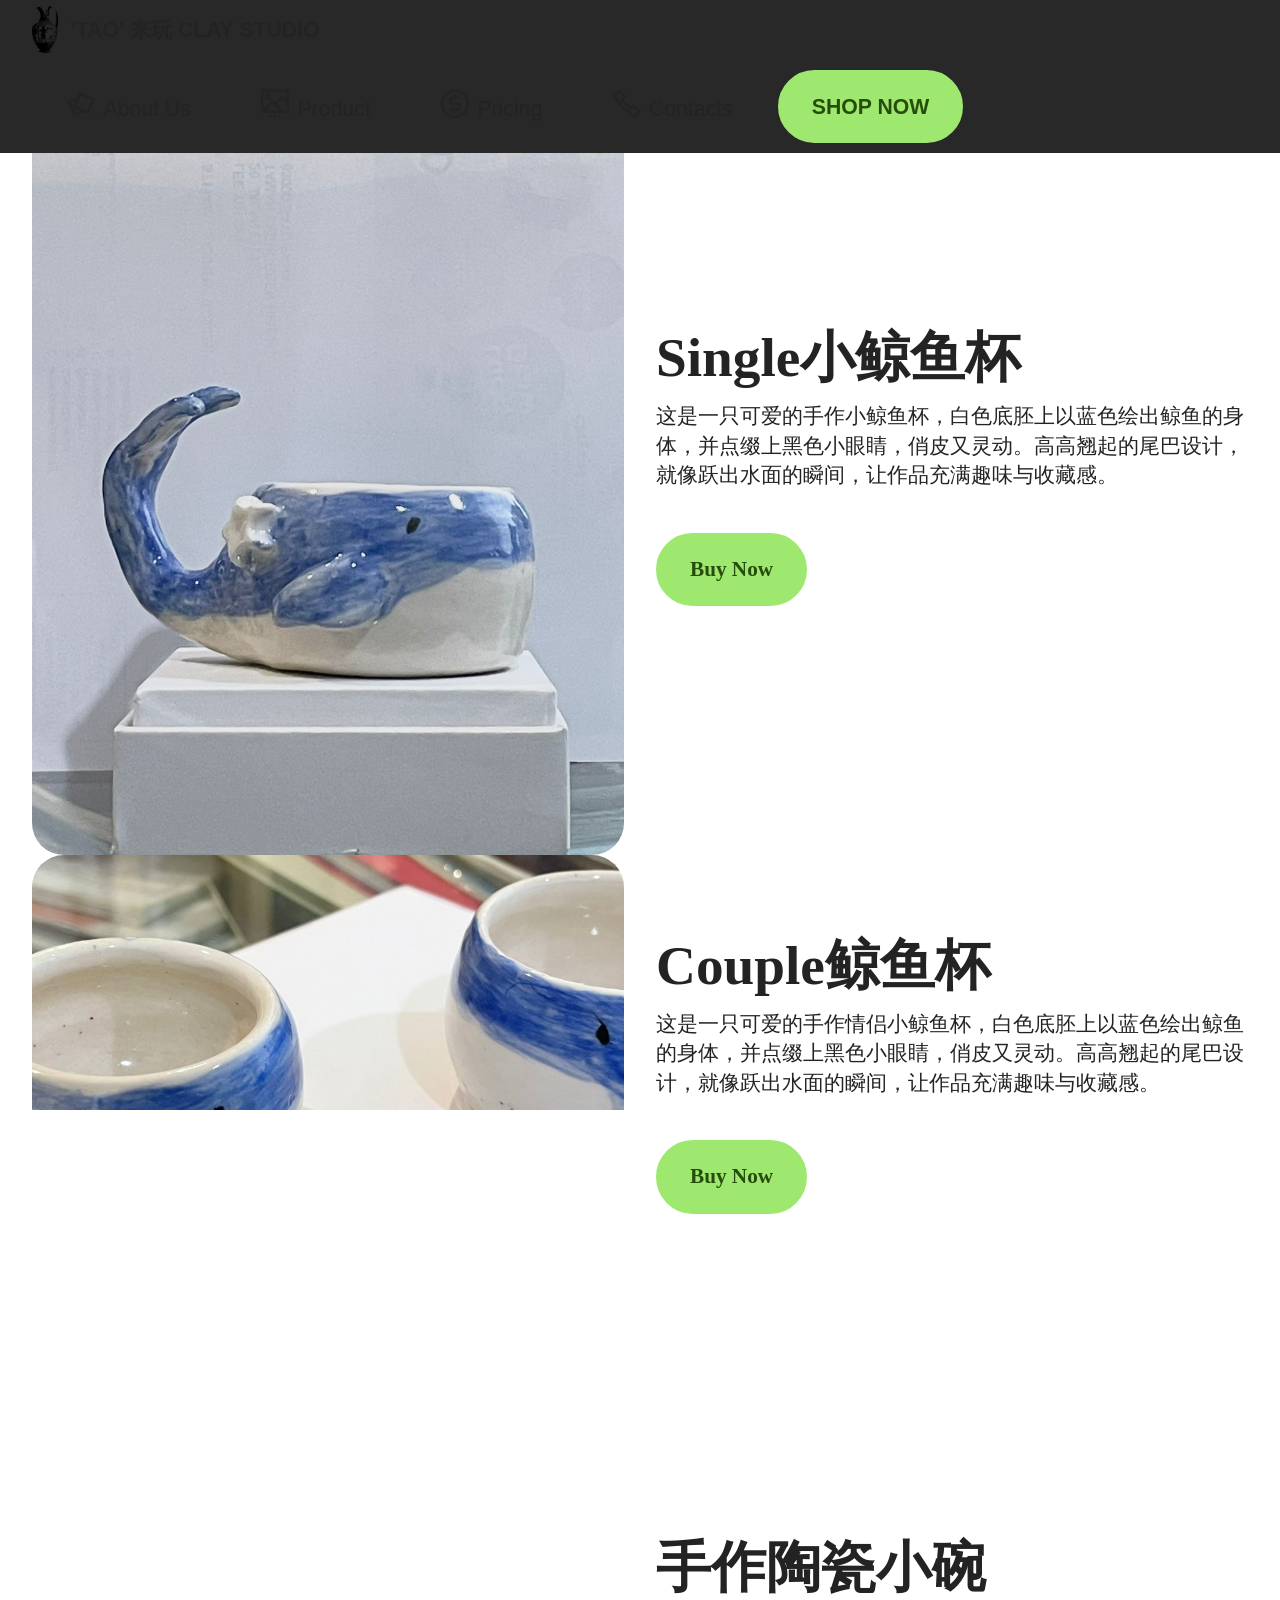
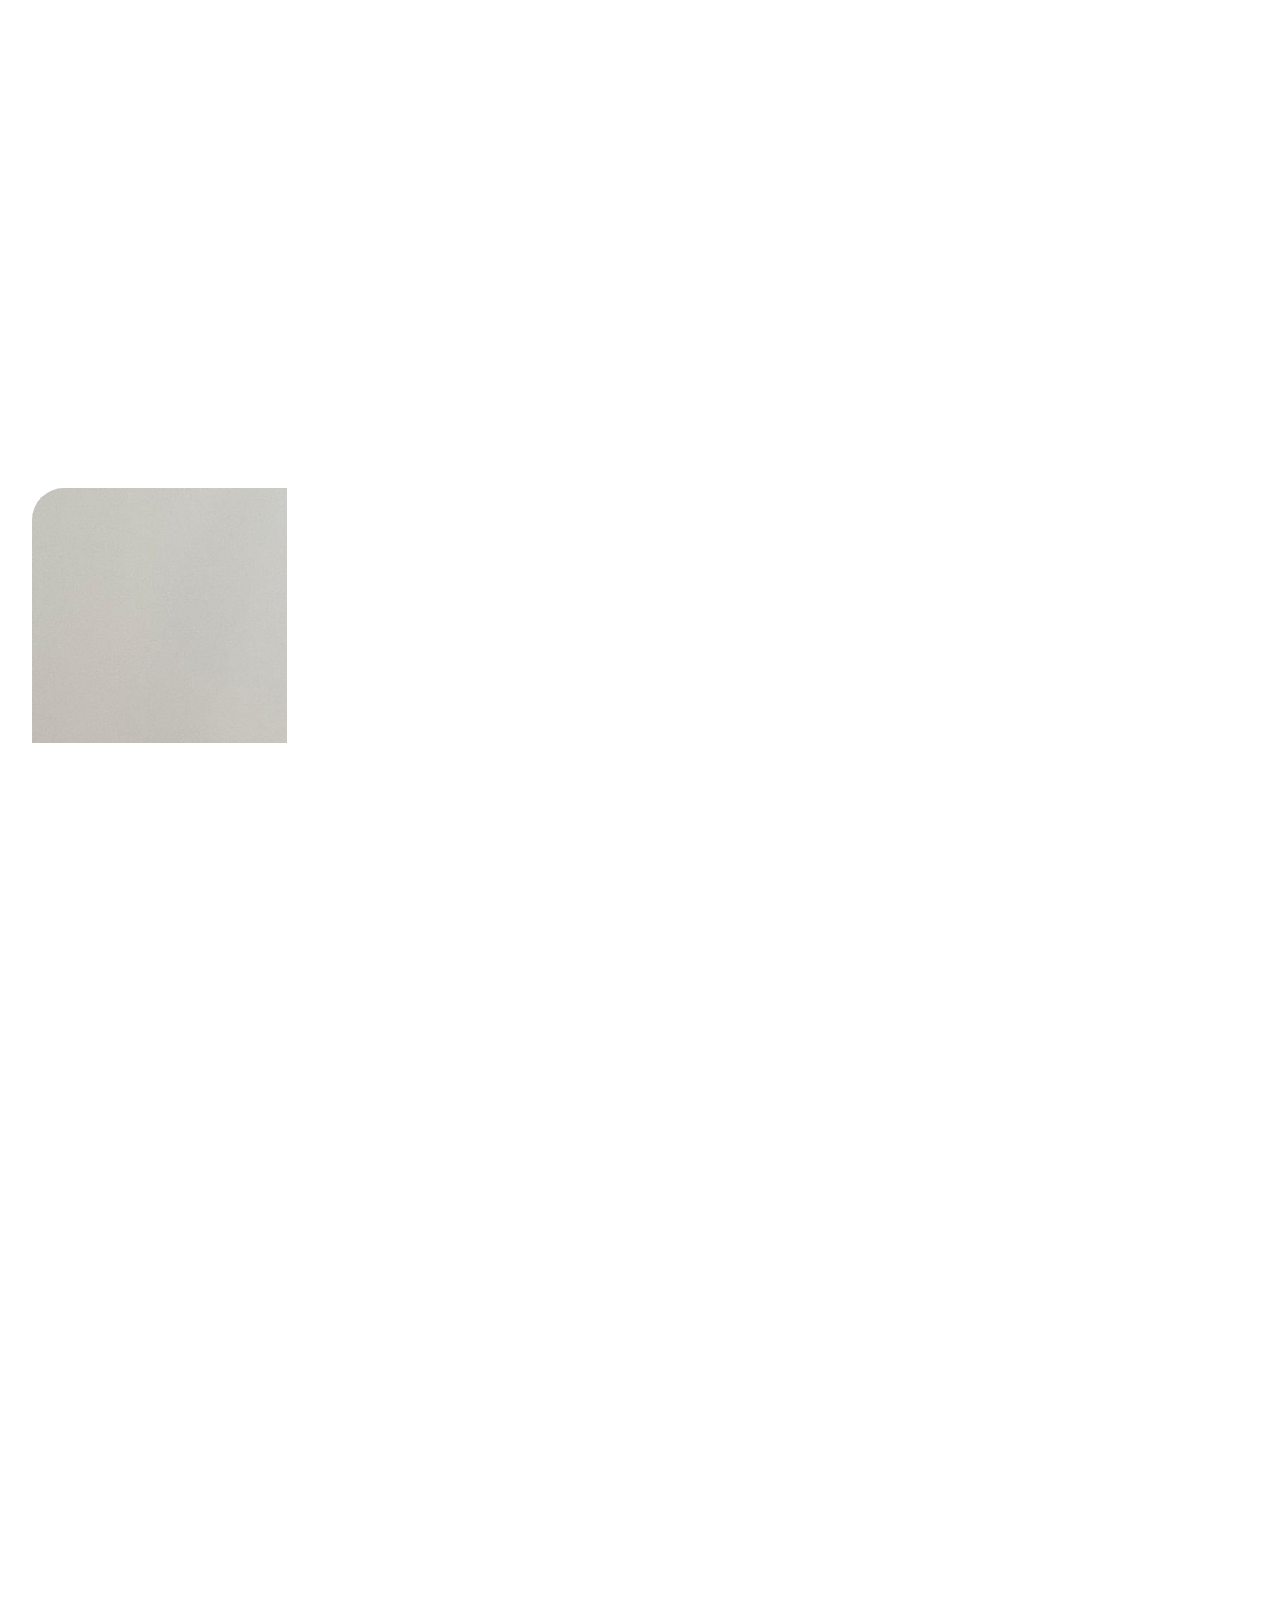
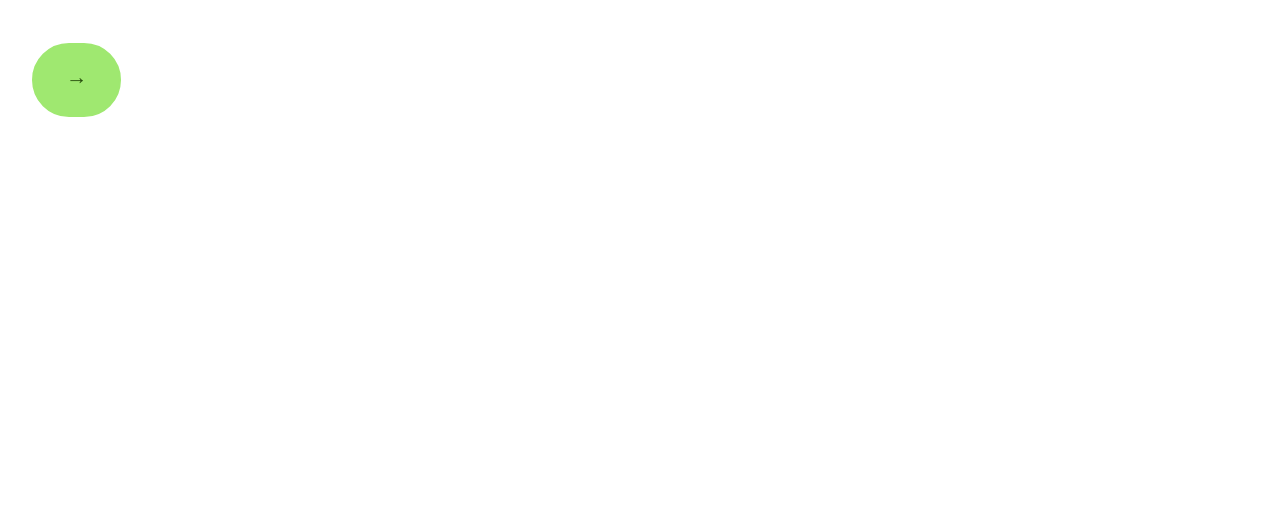
<file: Pricing.html>
<!DOCTYPE html>
<html  >
<head>
  <!-- Site made with Mobirise Website Builder v6.1.4, https://mobirise.com -->
  <meta charset="UTF-8">
  <meta http-equiv="X-UA-Compatible" content="IE=edge">
  <meta name="generator" content="Mobirise v6.1.4, mobirise.com">
  <meta name="twitter:card" content="summary_large_image"/>
  <meta name="twitter:image:src" content="assets/images/Pricing-meta.jpeg">
  <meta property="og:image" content="assets/images/Pricing-meta.jpeg">
  <meta name="twitter:title" content="Pricing">
  <meta name="viewport" content="width=device-width, initial-scale=1, minimum-scale=1">
  <link rel="shortcut icon" href="assets/images/mbr-1.png" type="image/x-icon">
  <meta name="description" content="">
  
  
  <title>Pricing</title>
  <link rel="stylesheet" href="assets/web/assets/mobirise-icons2/mobirise2.css">
  <link rel="stylesheet" href="assets/bootstrap/css/bootstrap.min.css">
  <link rel="stylesheet" href="assets/parallax/jarallax.css">
  <link rel="stylesheet" href="assets/animatecss/animate.css">
  <link rel="stylesheet" href="assets/dropdown/css/style.css">
  <link rel="stylesheet" href="assets/theme/css/style.css">
  <link rel="preload" href="https://fonts.googleapis.com/css?family=Oswald:200,300,400,500,600,700&display=swap" as="style" onload="this.onload=null;this.rel='stylesheet'">
  <noscript><link rel="stylesheet" href="https://fonts.googleapis.com/css?family=Oswald:200,300,400,500,600,700&display=swap"></noscript>
  <link rel="preload" as="style" href="assets/mobirise/css/mbr-additional.css?v=qkg68C"><link rel="stylesheet" href="assets/mobirise/css/mbr-additional.css?v=qkg68C" type="text/css">

  
  
  
</head>
<body>
  
  <section data-bs-version="5.1" class="menu menu2 cid-uYWklT60q5" once="menu" id="menu02-10">
	

	<nav class="navbar navbar-dropdown navbar-fixed-top navbar-expand-lg">
		<div class="container">
			<div class="navbar-brand">
				<span class="navbar-logo">
					<a href="https://mobiri.se">
						<img src="assets/images/mbr-1.png" alt="Pottery" style="height: 3rem;">
					</a>
				</span>
				<span class="navbar-caption-wrap"><a class="navbar-caption text-black text-primary display-4" href="index.html#top">'TAO' 来玩 CLAY STUDIO</a></span>
			</div>
			<button class="navbar-toggler" type="button" data-toggle="collapse" data-bs-toggle="collapse" data-target="#navbarSupportedContent" data-bs-target="#navbarSupportedContent" aria-controls="navbarNavAltMarkup" aria-expanded="false" aria-label="Toggle navigation">
				<div class="hamburger">
					<span></span>
					<span></span>
					<span></span>
					<span></span>
				</div>
			</button>
			<div class="collapse navbar-collapse" id="navbarSupportedContent">
				<ul class="navbar-nav nav-dropdown" data-app-modern-menu="true"><li class="nav-item">
						<a class="nav-link link text-black text-primary display-4" href="About us.html#header11-1"><span class="mobi-mbri mobi-mbri-image-gallery mbr-iconfont mbr-iconfont-btn"></span>About Us</a>
					</li>
					<li class="nav-item">
						<a class="nav-link link text-black text-primary display-4" href="Product.html#gallery2-3" aria-expanded="false"><span class="mobi-mbri mobi-mbri-image-slider mbr-iconfont mbr-iconfont-btn"></span>Product</a>
					</li>
					<li class="nav-item">
						<a class="nav-link link text-black text-primary display-4" href="Pricing.html#features7-q"><span class="mobi-mbri mobi-mbri-cash mbr-iconfont mbr-iconfont-btn"></span>Pricing</a>
					</li><li class="nav-item"><a class="nav-link link text-black text-primary display-4" href="Contact.html#form4-f"><span class="mobi-mbri mobi-mbri-phone mbr-iconfont mbr-iconfont-btn"></span>Contacts</a></li></ul>
				
				<div class="navbar-buttons mbr-section-btn"><a class="btn btn-primary display-4" href="Product.html#gallery2-3">SHOP NOW</a></div>
			</div>
		</div>
	</nav>
</section>

<section data-bs-version="5.1" class="start article6 cid-uYW8il8lnr" id="article06-x">
	

	
	
	<div class="container">
		<div class="row justify-content-center">
			<div class="card col-md-12 col-lg-12">
				<div class="card-wrapper">
					<div class="card-box align-left">
						<h4 class="card-title mbr-fonts-style display-1"><strong>MAKE 2 FREE 1</strong></h4>
						
						
					</div>
				</div>
			</div>
		</div>
	</div>
</section>

<section data-bs-version="5.1" class="features7 cid-uYVhuL2uEh mbr-parallax-background" id="features7-q">
    <!---->
    

    
    <div class="mbr-overlay" style="opacity: 0.5; background-color: rgb(255, 255, 255);">
    </div>
    <div class="container">
        <div class="card-wrapper">
            <div class="row align-items-center">
                <div class="col-12 col-lg-6">
                    <div class="image-wrapper">
                        <img src="assets/images/whatsapp-image-2025-10-06-at-11.22.03.jpeg" alt="Pottery">
                    </div>
                </div>
                <div class="col-12 col-lg">
                    <div class="text-box">
                        <h5 class="mbr-title mbr-fonts-style display-2"><strong>Single小鲸鱼杯</strong></h5>
                        <p class="mbr-text mbr-fonts-style display-7">这是一只可爱的手作小鲸鱼杯，白色底胚上以蓝色绘出鲸鱼的身体，并点缀上黑色小眼睛，俏皮又灵动。高高翘起的尾巴设计，就像跃出水面的瞬间，让作品充满趣味与收藏感。</p>
                        
                        <div class="mbr-section-btn pt-3"><a href="#" class="btn btn-primary display-7">Buy Now</a></div>
                    </div>
                </div>
            </div>
        </div>
    </div>
</section>

<section data-bs-version="5.1" class="features7 cid-uYVi0L1cUl mbr-parallax-background" id="features7-t">
    <!---->
    

    
    <div class="mbr-overlay" style="opacity: 0.5; background-color: rgb(255, 255, 255);">
    </div>
    <div class="container">
        <div class="card-wrapper">
            <div class="row align-items-center">
                <div class="col-12 col-lg-6">
                    <div class="image-wrapper">
                        <img src="assets/images/whatsapp-image-2025-10-06-at-11.22.02.jpeg" alt="Mobirise Website Builder">
                    </div>
                </div>
                <div class="col-12 col-lg">
                    <div class="text-box">
                        <h5 class="mbr-title mbr-fonts-style display-2">
                            <strong>Couple鲸鱼杯</strong></h5>
                        <p class="mbr-text mbr-fonts-style display-7">这是一只可爱的手作情侣小鲸鱼杯，白色底胚上以蓝色绘出鲸鱼的身体，并点缀上黑色小眼睛，俏皮又灵动。高高翘起的尾巴设计，就像跃出水面的瞬间，让作品充满趣味与收藏感。</p>
                        
                        <div class="mbr-section-btn pt-3"><a href="#" class="btn btn-primary display-7">Buy Now</a></div>
                    </div>
                </div>
            </div>
        </div>
    </div>
</section>

<section data-bs-version="5.1" class="features7 cid-uYVhuZPBNS mbr-parallax-background" id="features7-r">
    <!---->
    

    
    <div class="mbr-overlay" style="opacity: 0.5; background-color: rgb(255, 255, 255);">
    </div>
    <div class="container">
        <div class="card-wrapper">
            <div class="row align-items-center">
                <div class="col-12 col-lg-6">
                    <div class="image-wrapper">
                        <img src="assets/images/whatsapp-image-2025-10-06-at-11.21.04.jpeg" alt="Pottery">
                    </div>
                </div>
                <div class="col-12 col-lg">
                    <div class="text-box">
                        <h5 class="mbr-title mbr-fonts-style display-2">
                            <strong>手作陶瓷小碗</strong></h5>
                        <p class="mbr-text mbr-fonts-style display-7">这是一只手作陶艺小碗，白色底胚搭配浅蓝、黄色与灰色的随性笔触，形成抽象自由的图案，充满活力与艺术感。轻盈的笔触与柔和的色调，营造出自然、童趣的氛围，适合收藏或作为家居装饰。</p>
                        
                        <div class="mbr-section-btn pt-3"><a href="#" class="btn btn-danger display-7">Free</a> <a href="#" class="btn btn-primary display-7">Buy Now</a></div>
                    </div>
                </div>
            </div>
        </div>
    </div>
</section>

<section data-bs-version="5.1" class="features7 cid-uYVhFCXbIz" id="features7-s">
    <!---->
    

    
    
    <div class="container">
        <div class="card-wrapper">
            <div class="row align-items-center">
                <div class="col-12 col-lg-6">
                    <div class="image-wrapper">
                        <img src="assets/images/whatsapp-image-2025-10-06-at-11.21.02.jpeg" alt="Pottery">
                    </div>
                </div>
                <div class="col-12 col-lg">
                    <div class="text-box">
                        <h5 class="mbr-title mbr-fonts-style display-2"><strong>鲸之语与白日梦</strong></h5>
                        <p class="mbr-text mbr-fonts-style display-7">我们以白纸板为画布，描绘了海洋与想象的轻盈时刻。两只手作鲸鱼杯 🐋，以跃动的尾巴与俏皮的神情，仿佛正在海面上嬉戏；中间的小碗则用浅蓝、黄与灰色的随性笔触，勾勒出如风般自由的线条，充满童趣与艺术感。</p>
                        
                        <div class="mbr-section-btn pt-3"><a href="#" class="btn btn-primary display-7">Buy Now</a></div>
                    </div>
                </div>
            </div>
        </div>
    </div>
</section>

<section data-bs-version="5.1" class="features7 cid-uYVr08a3Fp mbr-parallax-background" id="features7-w">
    <!---->
    

    
    <div class="mbr-overlay" style="opacity: 0.5; background-color: rgb(255, 255, 255);">
    </div>
    <div class="container-fluid">
        <div class="card-wrapper">
            <div class="row align-items-center flex-row-reverse">
                <div class="col-12 col-lg-6">
                    <div class="image-wrapper">
                        <img src="assets/images/unnamed.webp" alt="Pottery">
                    </div>
                </div>
                <div class="col-12 col-lg">
                    <div class="text-box">
                        
                        
                        
                        <div class="mbr-section-btn pt-3"><a href="Contact.html#form4-f" class="btn btn-primary display-4">→</a></div>
                    </div>
                </div>
            </div>
        </div>
    </div>
</section><section class="display-7" style="padding: 0;align-items: center;justify-content: center;flex-wrap: wrap;    align-content: center;display: flex;position: relative;height: 4rem;"><a href="https://mobiri.se/4250577" style="flex: 1 1;height: 4rem;position: absolute;width: 100%;z-index: 1;"><img alt="" style="height: 4rem;" src="[data-uri]"></a><p style="margin: 0;text-align: center;" class="display-7">&#8204;</p><a style="z-index:1" href="https://mobirise.com/builder/ai-website-generator.html">AI Website Generator</a></section><script src="assets/bootstrap/js/bootstrap.bundle.min.js"></script>  <script src="assets/parallax/jarallax.js"></script>  <script src="assets/smoothscroll/smooth-scroll.js"></script>  <script src="assets/ytplayer/index.js"></script>  <script src="assets/dropdown/js/navbar-dropdown.js"></script>  <script src="assets/theme/js/script.js"></script>  
  
  
 <div id="scrollToTop" class="scrollToTop mbr-arrow-up"><a style="text-align: center;"><i class="mbr-arrow-up-icon mbr-arrow-up-icon-cm cm-icon cm-icon-smallarrow-up"></i></a></div>
    <input name="animation" type="hidden">
  </body>
</html>
</file>
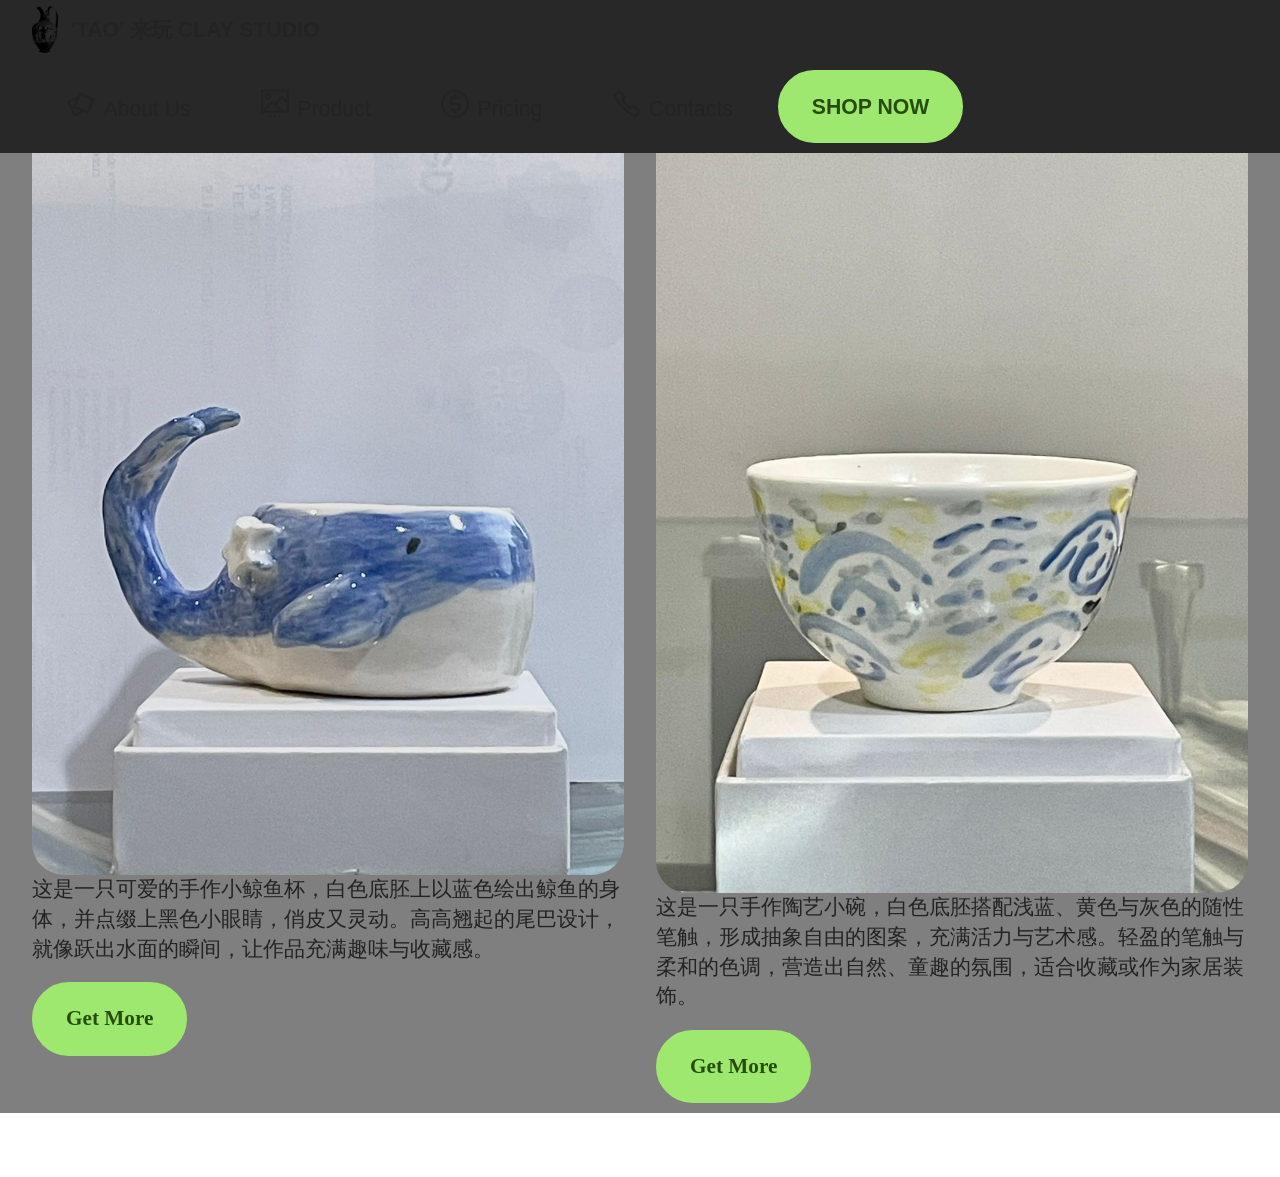
<file: Product.html>
<!DOCTYPE html>
<html  >
<head>
  <!-- Site made with Mobirise Website Builder v6.1.4, https://mobirise.com -->
  <meta charset="UTF-8">
  <meta http-equiv="X-UA-Compatible" content="IE=edge">
  <meta name="generator" content="Mobirise v6.1.4, mobirise.com">
  <meta name="twitter:card" content="summary_large_image"/>
  <meta name="twitter:image:src" content="assets/images/Product-meta.jpg">
  <meta property="og:image" content="assets/images/Product-meta.jpg">
  <meta name="twitter:title" content="Product">
  <meta name="viewport" content="width=device-width, initial-scale=1, minimum-scale=1">
  <link rel="shortcut icon" href="assets/images/mbr-1.png" type="image/x-icon">
  <meta name="description" content="">
  
  
  <title>Product</title>
  <link rel="stylesheet" href="assets/web/assets/mobirise-icons2/mobirise2.css">
  <link rel="stylesheet" href="assets/bootstrap/css/bootstrap.min.css">
  <link rel="stylesheet" href="assets/animatecss/animate.css">
  <link rel="stylesheet" href="assets/dropdown/css/style.css">
  <link rel="stylesheet" href="assets/theme/css/style.css">
  <link rel="preload" href="https://fonts.googleapis.com/css?family=Oswald:200,300,400,500,600,700&display=swap" as="style" onload="this.onload=null;this.rel='stylesheet'">
  <noscript><link rel="stylesheet" href="https://fonts.googleapis.com/css?family=Oswald:200,300,400,500,600,700&display=swap"></noscript>
  <link rel="preload" as="style" href="assets/mobirise/css/mbr-additional.css?v=UoNot9"><link rel="stylesheet" href="assets/mobirise/css/mbr-additional.css?v=UoNot9" type="text/css">

  
  
  
</head>
<body>
  
  <section data-bs-version="5.1" class="menu menu2 cid-uYWklT60q5" once="menu" id="menu02-10">
	

	<nav class="navbar navbar-dropdown navbar-fixed-top navbar-expand-lg">
		<div class="container">
			<div class="navbar-brand">
				<span class="navbar-logo">
					<a href="https://mobiri.se">
						<img src="assets/images/mbr-1.png" alt="Pottery" style="height: 3rem;">
					</a>
				</span>
				<span class="navbar-caption-wrap"><a class="navbar-caption text-black text-primary display-4" href="index.html#top">'TAO' 来玩 CLAY STUDIO</a></span>
			</div>
			<button class="navbar-toggler" type="button" data-toggle="collapse" data-bs-toggle="collapse" data-target="#navbarSupportedContent" data-bs-target="#navbarSupportedContent" aria-controls="navbarNavAltMarkup" aria-expanded="false" aria-label="Toggle navigation">
				<div class="hamburger">
					<span></span>
					<span></span>
					<span></span>
					<span></span>
				</div>
			</button>
			<div class="collapse navbar-collapse" id="navbarSupportedContent">
				<ul class="navbar-nav nav-dropdown" data-app-modern-menu="true"><li class="nav-item">
						<a class="nav-link link text-black text-primary display-4" href="About us.html#header11-1"><span class="mobi-mbri mobi-mbri-image-gallery mbr-iconfont mbr-iconfont-btn"></span>About Us</a>
					</li>
					<li class="nav-item">
						<a class="nav-link link text-black text-primary display-4" href="Product.html#gallery2-3" aria-expanded="false"><span class="mobi-mbri mobi-mbri-image-slider mbr-iconfont mbr-iconfont-btn"></span>Product</a>
					</li>
					<li class="nav-item">
						<a class="nav-link link text-black text-primary display-4" href="Pricing.html#features7-q"><span class="mobi-mbri mobi-mbri-cash mbr-iconfont mbr-iconfont-btn"></span>Pricing</a>
					</li><li class="nav-item"><a class="nav-link link text-black text-primary display-4" href="Contact.html#form4-f"><span class="mobi-mbri mobi-mbri-phone mbr-iconfont mbr-iconfont-btn"></span>Contacts</a></li></ul>
				
				<div class="navbar-buttons mbr-section-btn"><a class="btn btn-primary display-4" href="Product.html#gallery2-3">SHOP NOW</a></div>
			</div>
		</div>
	</nav>
</section>

<section data-bs-version="5.1" class="gallery2 cid-uYUBzmEAMR" id="gallery2-3">
    
    <div class="mbr-overlay"></div>
    <div class="container">
        <div class="mbr-section-head">
            <h4 class="mbr-section-title mbr-fonts-style align-center mb-0 display-2"><strong>Products Showing</strong></h4>
            
        </div>
        <div class="row mt-4">
            <div class="item features-image col-12 col-md-6 col-lg-6">
                <div class="item-wrapper">
                    <div class="item-img">
                        <a href="page1.html#gallery2-3"><img src="assets/images/whatsapp-image-2025-10-06-at-11.22.03.jpeg" alt="Pottery"></a>
                    </div>
                    <div class="item-content">
                        <h5 class="item-title mbr-fonts-style display-7">这是一只可爱的手作小鲸鱼杯，白色底胚上以蓝色绘出鲸鱼的身体，并点缀上黑色小眼睛，俏皮又灵动。高高翘起的尾巴设计，就像跃出水面的瞬间，让作品充满趣味与收藏感。</h5>
                        
                        
                    </div>
                    <div class="mbr-section-btn item-footer mt-2"><a href="手作小鲸鱼杯.html#gallery2-h" class="btn btn-primary item-btn display-7" target="_blank">Get More</a></div>
                </div>
            </div>
            <div class="item features-image col-12 col-md-6 col-lg-6">
                <div class="item-wrapper">
                    <div class="item-img">
                        <a href="page1.html#gallery2-3"><img src="assets/images/whatsapp-image-2025-10-06-at-11.22.02-2.jpeg" alt="pottery"></a>
                    </div>
                    <div class="item-content">
                        <h5 class="item-title mbr-fonts-style display-7">这是一只手作陶艺小碗，白色底胚搭配浅蓝、黄色与灰色的随性笔触，形成抽象自由的图案，充满活力与艺术感。轻盈的笔触与柔和的色调，营造出自然、童趣的氛围，适合收藏或作为家居装饰。</h5>
                        
                        
                    </div>
                    <div class="mbr-section-btn item-footer mt-2"><a href="手作陶瓷小碗.html#gallery2-m" class="btn btn-primary item-btn display-7" target="_blank">Get More</a></div>
                </div>
            </div>
            
            
        </div>
    </div>
</section><section class="display-7" style="padding: 0;align-items: center;justify-content: center;flex-wrap: wrap;    align-content: center;display: flex;position: relative;height: 4rem;"><a href="https://mobiri.se/4250577" style="flex: 1 1;height: 4rem;position: absolute;width: 100%;z-index: 1;"><img alt="" style="height: 4rem;" src="[data-uri]"></a><p style="margin: 0;text-align: center;" class="display-7">&#8204;</p><a style="z-index:1" href="https://mobirise.com/builder/ai-website-generator.html">AI Website Generator</a></section><script src="assets/bootstrap/js/bootstrap.bundle.min.js"></script>  <script src="assets/smoothscroll/smooth-scroll.js"></script>  <script src="assets/ytplayer/index.js"></script>  <script src="assets/dropdown/js/navbar-dropdown.js"></script>  <script src="assets/theme/js/script.js"></script>  
  
  
 <div id="scrollToTop" class="scrollToTop mbr-arrow-up"><a style="text-align: center;"><i class="mbr-arrow-up-icon mbr-arrow-up-icon-cm cm-icon cm-icon-smallarrow-up"></i></a></div>
    <input name="animation" type="hidden">
  </body>
</html>
</file>
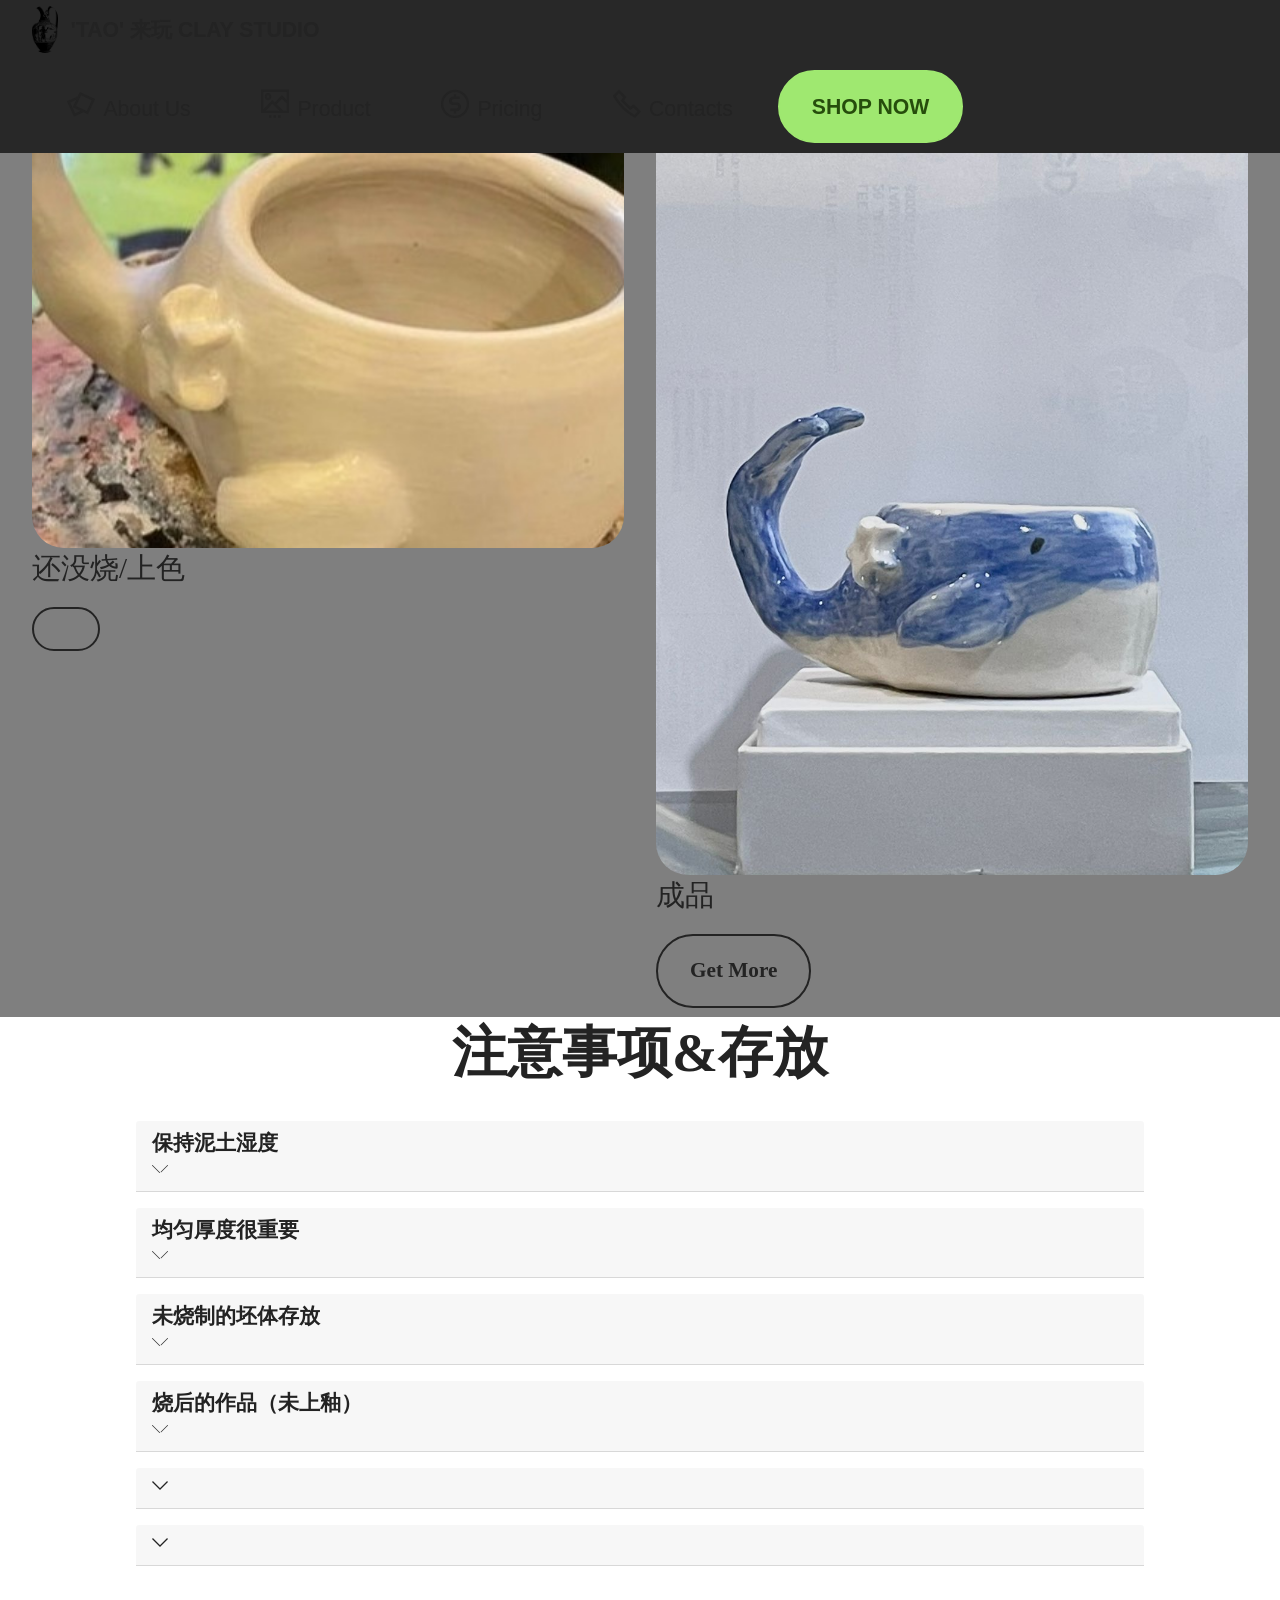
<file: 手作小鲸鱼杯.html>
<!DOCTYPE html>
<html  >
<head>
  <!-- Site made with Mobirise Website Builder v6.1.4, https://mobirise.com -->
  <meta charset="UTF-8">
  <meta http-equiv="X-UA-Compatible" content="IE=edge">
  <meta name="generator" content="Mobirise v6.1.4, mobirise.com">
  <meta name="twitter:card" content="summary_large_image"/>
  <meta name="twitter:image:src" content="assets/images/手作小鲸鱼杯-meta.jpeg">
  <meta property="og:image" content="assets/images/手作小鲸鱼杯-meta.jpeg">
  <meta name="twitter:title" content="手作小鲸鱼杯">
  <meta name="viewport" content="width=device-width, initial-scale=1, minimum-scale=1">
  <link rel="shortcut icon" href="assets/images/mbr-1.png" type="image/x-icon">
  <meta name="description" content="">
  
  
  <title>手作小鲸鱼杯</title>
  <link rel="stylesheet" href="assets/web/assets/mobirise-icons2/mobirise2.css">
  <link rel="stylesheet" href="assets/web/assets/mobirise-icons/mobirise-icons.css">
  <link rel="stylesheet" href="assets/bootstrap/css/bootstrap.min.css">
  <link rel="stylesheet" href="assets/animatecss/animate.css">
  <link rel="stylesheet" href="assets/dropdown/css/style.css">
  <link rel="stylesheet" href="assets/theme/css/style.css">
  <link rel="preload" href="https://fonts.googleapis.com/css?family=Oswald:200,300,400,500,600,700&display=swap" as="style" onload="this.onload=null;this.rel='stylesheet'">
  <noscript><link rel="stylesheet" href="https://fonts.googleapis.com/css?family=Oswald:200,300,400,500,600,700&display=swap"></noscript>
  <link rel="preload" as="style" href="assets/mobirise/css/mbr-additional.css?v=sVxCjd"><link rel="stylesheet" href="assets/mobirise/css/mbr-additional.css?v=sVxCjd" type="text/css">

  
  
  
</head>
<body>
  
  <section data-bs-version="5.1" class="menu menu2 cid-uYWklT60q5" once="menu" id="menu02-10">
	

	<nav class="navbar navbar-dropdown navbar-fixed-top navbar-expand-lg">
		<div class="container">
			<div class="navbar-brand">
				<span class="navbar-logo">
					<a href="https://mobiri.se">
						<img src="assets/images/mbr-1.png" alt="Pottery" style="height: 3rem;">
					</a>
				</span>
				<span class="navbar-caption-wrap"><a class="navbar-caption text-black text-primary display-4" href="index.html#top">'TAO' 来玩 CLAY STUDIO</a></span>
			</div>
			<button class="navbar-toggler" type="button" data-toggle="collapse" data-bs-toggle="collapse" data-target="#navbarSupportedContent" data-bs-target="#navbarSupportedContent" aria-controls="navbarNavAltMarkup" aria-expanded="false" aria-label="Toggle navigation">
				<div class="hamburger">
					<span></span>
					<span></span>
					<span></span>
					<span></span>
				</div>
			</button>
			<div class="collapse navbar-collapse" id="navbarSupportedContent">
				<ul class="navbar-nav nav-dropdown" data-app-modern-menu="true"><li class="nav-item">
						<a class="nav-link link text-black text-primary display-4" href="About us.html#header11-1"><span class="mobi-mbri mobi-mbri-image-gallery mbr-iconfont mbr-iconfont-btn"></span>About Us</a>
					</li>
					<li class="nav-item">
						<a class="nav-link link text-black text-primary display-4" href="Product.html#gallery2-3" aria-expanded="false"><span class="mobi-mbri mobi-mbri-image-slider mbr-iconfont mbr-iconfont-btn"></span>Product</a>
					</li>
					<li class="nav-item">
						<a class="nav-link link text-black text-primary display-4" href="Pricing.html#features7-q"><span class="mobi-mbri mobi-mbri-cash mbr-iconfont mbr-iconfont-btn"></span>Pricing</a>
					</li><li class="nav-item"><a class="nav-link link text-black text-primary display-4" href="Contact.html#form4-f"><span class="mobi-mbri mobi-mbri-phone mbr-iconfont mbr-iconfont-btn"></span>Contacts</a></li></ul>
				
				<div class="navbar-buttons mbr-section-btn"><a class="btn btn-primary display-4" href="Product.html#gallery2-3">SHOP NOW</a></div>
			</div>
		</div>
	</nav>
</section>

<section data-bs-version="5.1" class="gallery2 cid-uYV9qRWLmV" id="gallery2-h">
    
    <div class="mbr-overlay"></div>
    <div class="container-fluid">
        <div class="mbr-section-head">
            <h4 class="mbr-section-title mbr-fonts-style align-center mb-0 display-2"><strong>手作小鲸鱼杯</strong></h4>
            
        </div>
        <div class="row mt-4">
            <div class="item features-image col-12 col-md-6 col-lg-6 active">
                <div class="item-wrapper">
                    <div class="item-img">
                        <img src="assets/images/fa3afbd2-1a5e-4ef7-a92c-bbf186681221-17.jpeg" alt="Pottery" data-slide-to="0" data-bs-slide-to="0">
                    </div>
                    <div class="item-content">
                        <h5 class="item-title mbr-fonts-style display-5">还没烧/上色</h5>
                        
                        
                    </div>
                    <div class="mbr-section-btn item-footer mt-2"><a href="" class="btn item-btn btn-black-outline display-7" target="_blank"></a></div>
                </div>
            </div><div class="item features-image col-12 col-md-6 col-lg-6">
                <div class="item-wrapper">
                    <div class="item-img">
                        <img src="assets/images/whatsapp-image-2025-10-06-at-11.22.03.jpeg" alt="Mobirise Website Builder" title="" data-slide-to="1" data-bs-slide-to="1">
                    </div>
                    <div class="item-content">
                        <h5 class="item-title mbr-fonts-style display-5">成品</h5>
                        
                        
                    </div>
                    <div class="mbr-section-btn item-footer mt-2"><a href="手作陶瓷小碗.html#gallery2-m" class="btn item-btn btn-black-outline display-7" target="_blank">Get More</a></div>
                </div>
            </div>
            
            
            
        </div>
    </div>
</section>

<section data-bs-version="5.1" class="content17 cid-uYV9LPYgPM" id="content17-j">

    

    
    
    
    <div class="container">
        
            <div class="row justify-content-center">
                <div class="col-12 col-md-10">
                    <div class="section-head align-center mb-4">
                        <h3 class="mbr-section-title mb-0 mbr-fonts-style display-2">
                            <strong>注意事项&amp;存放</strong></h3>
                        
                    </div>
                    
                    <div id="bootstrap-toggle" class="toggle-panel accordionStyles tab-content">
                        <div class="card mb-3">
                            <div class="card-header" role="tab" id="headingOne">
                                <a role="button" class="collapsed panel-title text-black" data-toggle="collapse" data-bs-toggle="collapse" data-core="" href="#collapse1_8" aria-expanded="false" aria-controls="collapse1">
                                    <h6 class="panel-title-edit mbr-fonts-style mb-0 display-7"><strong>保持泥土湿度</strong>
                                </h6>
                                    <span class="sign mbr-iconfont mbri-arrow-down"></span>
                                </a>
                            </div>
                            <div id="collapse1_8" class="panel-collapse noScroll collapse" role="tabpanel" aria-labelledby="headingOne">
                                <div class="panel-body">
                                    <p class="mbr-fonts-style panel-text display-7">👉 在制作过程中，泥土太干容易开裂，太湿又不好塑形。可以用喷水壶适量喷水，随时保持柔软</p>
                                </div>
                            </div>
                        </div>
                        <div class="card mb-3">
                            <div class="card-header" role="tab" id="headingTwo">
                                <a role="button" class="collapsed panel-title text-black" data-toggle="collapse" data-bs-toggle="collapse" data-core="" href="#collapse2_8" aria-expanded="false" aria-controls="collapse2">
                                    <h6 class="panel-title-edit mbr-fonts-style mb-0 display-7"><strong>均匀厚度很重要</strong>
                                </h6>
                                    <span class="sign mbr-iconfont mbri-arrow-down"></span>
                                </a>

                            </div>
                            <div id="collapse2_8" class="panel-collapse noScroll collapse" role="tabpanel" aria-labelledby="headingTwo">
                                <div class="panel-body">
                                    <p class="mbr-fonts-style panel-text display-7">👉 作品壁太薄容易变形，太厚则难以干透。一般建议厚度保持在 0.5–1 公分之间</p>
                                </div>
                            </div>
                        </div>
                        <div class="card mb-3">
                            <div class="card-header" role="tab" id="headingThree">
                                <a role="button" class="collapsed panel-title text-black" data-toggle="collapse" data-bs-toggle="collapse" data-core="" href="#collapse3_8" aria-expanded="false" aria-controls="collapse3">
                                    <h6 class="panel-title-edit mbr-fonts-style mb-0 display-7"><strong>未烧制的坯体存放</strong>
                                </h6>
                                    <span class="sign mbr-iconfont mbri-arrow-down"></span>
                                </a>
                            </div>
                            <div id="collapse3_8" class="panel-collapse noScroll collapse" role="tabpanel" aria-labelledby="headingThree">
                                <div class="panel-body">
                                    <p class="mbr-fonts-style panel-text display-7">👉 若作品还没进窑，可用湿布包裹或用塑料袋密封，避免干得太快造成裂痕<br>👉 长时间不制作时，可放在阴凉处，保持微湿状态</p>
                                </div>
                            </div>
                        </div>
                        <div class="card mb-3">
                            <div class="card-header" role="tab" id="headingThree">
                                <a role="button" class="collapsed panel-title text-black" data-toggle="collapse" data-bs-toggle="collapse" data-core="" href="#collapse4_8" aria-expanded="false" aria-controls="collapse4">
                                    <h6 class="panel-title-edit mbr-fonts-style mb-0 display-7"><strong>烧后的作品（未上釉）</strong>
                                </h6>
                                    <span class="sign mbr-iconfont mbri-arrow-down"></span>
                                </a>
                            </div>
                            <div id="collapse4_8" class="panel-collapse noScroll collapse" role="tabpanel" aria-labelledby="headingThree">
                                <div class="panel-body">
                                    <p class="mbr-fonts-style panel-text display-7">
                                       　👉 这类作品较脆弱，需避免碰撞与沾水，建议放在干燥通风的地方</p>
                                </div>
                            </div>
                        </div>
                        <div class="card mb-3">
                            <div class="card-header" role="tab" id="headingThree">
                                <a role="button" class="collapsed panel-title text-black" data-toggle="collapse" data-bs-toggle="collapse" data-core="" href="#collapse5_8" aria-expanded="false" aria-controls="collapse5">
                                   <h6 class="panel-title-edit mbr-fonts-style mb-0 display-7"></h6>
                                        <span class="mbr-iconfont mobi-mbri-arrow-down mobi-mbri"></span>
                                </a>
                            </div>
                            <div id="collapse5_8" class="panel-collapse noScroll collapse" role="tabpanel" aria-labelledby="headingThree">
                                <div class="panel-body">
                                    <p class="mbr-fonts-style panel-text display-7"></p>
                                </div>
                            </div>
                        </div>
                        <div class="card mb-3">
                            <div class="card-header" role="tab" id="headingThree">
                                <a role="button" class="collapsed panel-title text-black" data-toggle="collapse" data-bs-toggle="collapse" data-core="" href="#collapse6_8" aria-expanded="false" aria-controls="collapse6">
                                    <h6 class="panel-title-edit mbr-fonts-style mb-0 display-7"></h6>
                                    <span class="mbr-iconfont mobi-mbri-arrow-down mobi-mbri"></span>
                                </a>
                            </div>
                            <div id="collapse6_8" class="panel-collapse noScroll collapse" role="tabpanel" aria-labelledby="headingThree">
                                <div class="panel-body">
                                    <p class="mbr-fonts-style panel-text display-7"></p>
                                </div>
                            </div>
                        </div>
                    </div>
                </div>
            </div>
        </div>
</section><section class="display-7" style="padding: 0;align-items: center;justify-content: center;flex-wrap: wrap;    align-content: center;display: flex;position: relative;height: 4rem;"><a href="https://mobiri.se/4250577" style="flex: 1 1;height: 4rem;position: absolute;width: 100%;z-index: 1;"><img alt="" style="height: 4rem;" src="[data-uri]"></a><p style="margin: 0;text-align: center;" class="display-7">&#8204;</p><a style="z-index:1" href="https://mobirise.com/builder/ai-website-maker.html">AI Website Maker</a></section><script src="assets/bootstrap/js/bootstrap.bundle.min.js"></script>  <script src="assets/smoothscroll/smooth-scroll.js"></script>  <script src="assets/ytplayer/index.js"></script>  <script src="assets/dropdown/js/navbar-dropdown.js"></script>  <script src="assets/mbr-switch-arrow/mbr-switch-arrow.js"></script>  <script src="assets/theme/js/script.js"></script>  
  
  
 <div id="scrollToTop" class="scrollToTop mbr-arrow-up"><a style="text-align: center;"><i class="mbr-arrow-up-icon mbr-arrow-up-icon-cm cm-icon cm-icon-smallarrow-up"></i></a></div>
    <input name="animation" type="hidden">
  </body>
</html>
</file>
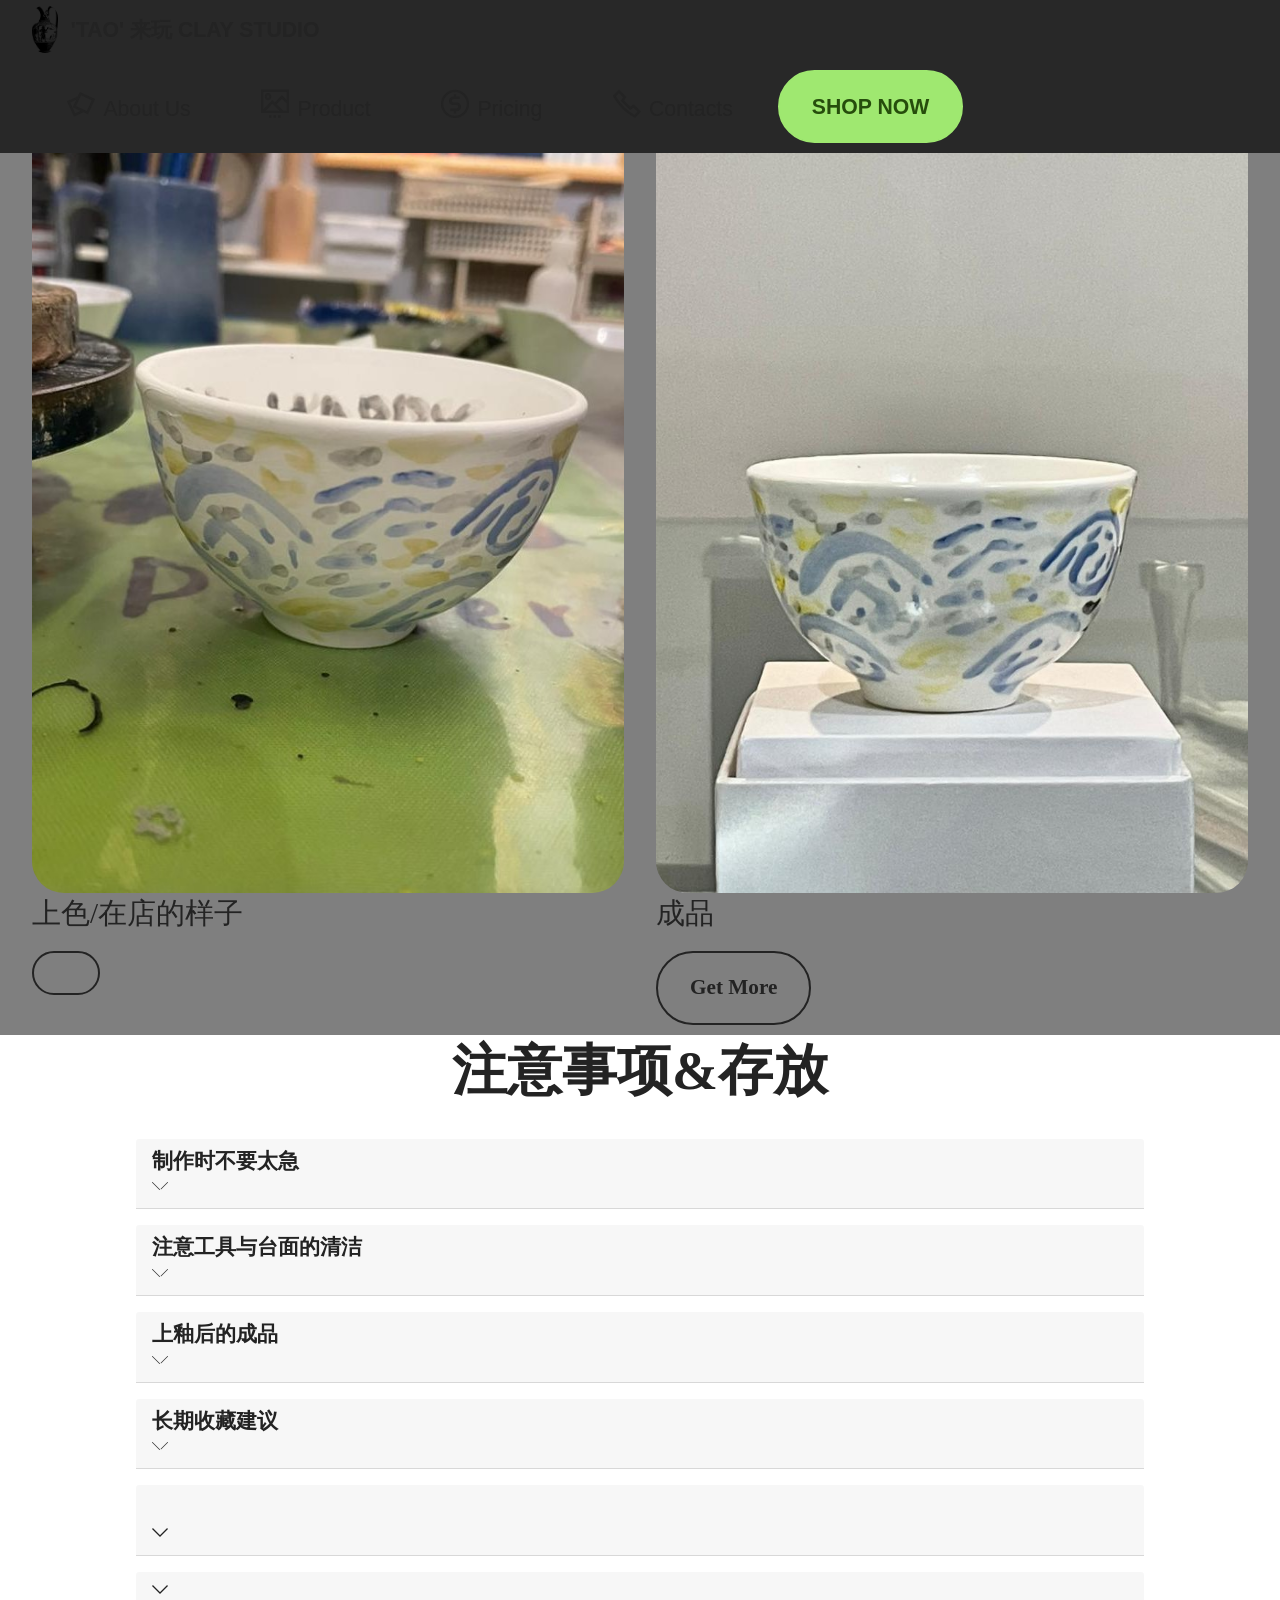
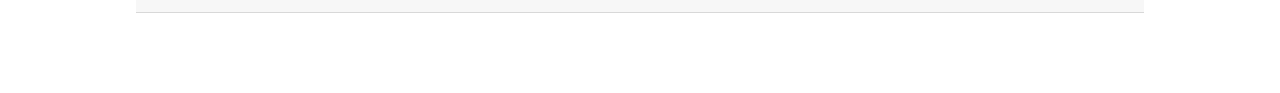
<file: 手作陶瓷小碗.html>
<!DOCTYPE html>
<html  >
<head>
  <!-- Site made with Mobirise Website Builder v6.1.4, https://mobirise.com -->
  <meta charset="UTF-8">
  <meta http-equiv="X-UA-Compatible" content="IE=edge">
  <meta name="generator" content="Mobirise v6.1.4, mobirise.com">
  <meta name="twitter:card" content="summary_large_image"/>
  <meta name="twitter:image:src" content="assets/images/手作陶瓷小碗-meta.jpeg">
  <meta property="og:image" content="assets/images/手作陶瓷小碗-meta.jpeg">
  <meta name="twitter:title" content="手作陶瓷小碗">
  <meta name="viewport" content="width=device-width, initial-scale=1, minimum-scale=1">
  <link rel="shortcut icon" href="assets/images/mbr-1.png" type="image/x-icon">
  <meta name="description" content="">
  
  
  <title>手作陶瓷小碗</title>
  <link rel="stylesheet" href="assets/web/assets/mobirise-icons2/mobirise2.css">
  <link rel="stylesheet" href="assets/web/assets/mobirise-icons/mobirise-icons.css">
  <link rel="stylesheet" href="assets/bootstrap/css/bootstrap.min.css">
  <link rel="stylesheet" href="assets/animatecss/animate.css">
  <link rel="stylesheet" href="assets/dropdown/css/style.css">
  <link rel="stylesheet" href="assets/theme/css/style.css">
  <link rel="preload" href="https://fonts.googleapis.com/css?family=Oswald:200,300,400,500,600,700&display=swap" as="style" onload="this.onload=null;this.rel='stylesheet'">
  <noscript><link rel="stylesheet" href="https://fonts.googleapis.com/css?family=Oswald:200,300,400,500,600,700&display=swap"></noscript>
  <link rel="preload" as="style" href="assets/mobirise/css/mbr-additional.css?v=A95X3P"><link rel="stylesheet" href="assets/mobirise/css/mbr-additional.css?v=A95X3P" type="text/css">

  
  
  
</head>
<body>
  
  <section data-bs-version="5.1" class="menu menu2 cid-uYWklT60q5" once="menu" id="menu02-10">
	

	<nav class="navbar navbar-dropdown navbar-fixed-top navbar-expand-lg">
		<div class="container">
			<div class="navbar-brand">
				<span class="navbar-logo">
					<a href="https://mobiri.se">
						<img src="assets/images/mbr-1.png" alt="Pottery" style="height: 3rem;">
					</a>
				</span>
				<span class="navbar-caption-wrap"><a class="navbar-caption text-black text-primary display-4" href="index.html#top">'TAO' 来玩 CLAY STUDIO</a></span>
			</div>
			<button class="navbar-toggler" type="button" data-toggle="collapse" data-bs-toggle="collapse" data-target="#navbarSupportedContent" data-bs-target="#navbarSupportedContent" aria-controls="navbarNavAltMarkup" aria-expanded="false" aria-label="Toggle navigation">
				<div class="hamburger">
					<span></span>
					<span></span>
					<span></span>
					<span></span>
				</div>
			</button>
			<div class="collapse navbar-collapse" id="navbarSupportedContent">
				<ul class="navbar-nav nav-dropdown" data-app-modern-menu="true"><li class="nav-item">
						<a class="nav-link link text-black text-primary display-4" href="About us.html#header11-1"><span class="mobi-mbri mobi-mbri-image-gallery mbr-iconfont mbr-iconfont-btn"></span>About Us</a>
					</li>
					<li class="nav-item">
						<a class="nav-link link text-black text-primary display-4" href="Product.html#gallery2-3" aria-expanded="false"><span class="mobi-mbri mobi-mbri-image-slider mbr-iconfont mbr-iconfont-btn"></span>Product</a>
					</li>
					<li class="nav-item">
						<a class="nav-link link text-black text-primary display-4" href="Pricing.html#features7-q"><span class="mobi-mbri mobi-mbri-cash mbr-iconfont mbr-iconfont-btn"></span>Pricing</a>
					</li><li class="nav-item"><a class="nav-link link text-black text-primary display-4" href="Contact.html#form4-f"><span class="mobi-mbri mobi-mbri-phone mbr-iconfont mbr-iconfont-btn"></span>Contacts</a></li></ul>
				
				<div class="navbar-buttons mbr-section-btn"><a class="btn btn-primary display-4" href="Product.html#gallery2-3">SHOP NOW</a></div>
			</div>
		</div>
	</nav>
</section>

<section data-bs-version="5.1" class="gallery2 cid-uYVdKABGIW" id="gallery2-m">
    
    <div class="mbr-overlay"></div>
    <div class="container">
        <div class="mbr-section-head">
            <h4 class="mbr-section-title mbr-fonts-style align-center mb-0 display-2"><strong>手作陶瓷小碗</strong></h4>
            
        </div>
        <div class="row mt-4">
            <div class="item features-image col-12 col-md-6 col-lg-6 active">
                <div class="item-wrapper">
                    <div class="item-img">
                        <img src="assets/images/d16dd1c4-6a82-411c-b80c-3403dd4c2b7a.jpeg" alt="Pottery" data-slide-to="0" data-bs-slide-to="0">
                    </div>
                    <div class="item-content">
                        <h5 class="item-title mbr-fonts-style display-5">上色/在店的样子</h5>
                        
                        
                    </div>
                    <div class="mbr-section-btn item-footer mt-2"><a href="" class="btn item-btn btn-black-outline display-7" target="_blank"></a></div>
                </div>
            </div><div class="item features-image col-12 col-md-6 col-lg-6">
                <div class="item-wrapper">
                    <div class="item-img">
                        <img src="assets/images/whatsapp-image-2025-10-06-at-11.21.04.jpeg" alt="Mobirise Website Builder" data-slide-to="1" data-bs-slide-to="1">
                    </div>
                    <div class="item-content">
                        <h5 class="item-title mbr-fonts-style display-5">成品</h5>
                        
                        
                    </div>
                    <div class="mbr-section-btn item-footer mt-2"><a class="btn item-btn btn-black-outline display-7" href="Pricing.html#features7-q">Get More</a></div>
                </div>
            </div>
            
            
            
        </div>
    </div>
</section>

<section data-bs-version="5.1" class="content17 cid-uYVgJSP8bD" id="content17-n">

    

    
    
    
    <div class="container">
        
            <div class="row justify-content-center">
                <div class="col-12 col-md-10">
                    <div class="section-head align-center mb-4">
                        <h3 class="mbr-section-title mb-0 mbr-fonts-style display-2"><strong>注意事项&amp;存放</strong></h3>
                        
                    </div>
                    
                    <div id="bootstrap-toggle" class="toggle-panel accordionStyles tab-content">
                        <div class="card mb-3">
                            <div class="card-header" role="tab" id="headingOne">
                                <a role="button" class="collapsed panel-title text-black" data-toggle="collapse" data-bs-toggle="collapse" data-core="" href="#collapse1_11" aria-expanded="false" aria-controls="collapse1">
                                    <h6 class="panel-title-edit mbr-fonts-style mb-0 display-7"><strong>制作时不要太急</strong>
                                </h6>
                                    <span class="sign mbr-iconfont mbri-arrow-down"></span>
                                </a>
                            </div>
                            <div id="collapse1_11" class="panel-collapse noScroll collapse" role="tabpanel" aria-labelledby="headingOne">
                                <div class="panel-body">
                                    <p class="mbr-fonts-style panel-text display-7">👉 陶艺是「跟时间做朋友」的艺术，太快拉坯或修坯会导致结构不稳、干裂或塌陷</p>
                                </div>
                            </div>
                        </div>
                        <div class="card mb-3">
                            <div class="card-header" role="tab" id="headingTwo">
                                <a role="button" class="collapsed panel-title text-black" data-toggle="collapse" data-bs-toggle="collapse" data-core="" href="#collapse2_11" aria-expanded="false" aria-controls="collapse2">
                                    <h6 class="panel-title-edit mbr-fonts-style mb-0 display-7"><strong>注意工具与台面的清洁</strong>
                                </h6>
                                    <span class="sign mbr-iconfont mbri-arrow-down"></span>
                                </a>

                            </div>
                            <div id="collapse2_11" class="panel-collapse noScroll collapse" role="tabpanel" aria-labelledby="headingTwo">
                                <div class="panel-body">
                                    <p class="mbr-fonts-style panel-text display-7">👉 泥屑若残留太多，可能影响表面质感或釉色效果。每个步骤结束最好清理一次</p>
                                </div>
                            </div>
                        </div>
                        <div class="card mb-3">
                            <div class="card-header" role="tab" id="headingThree">
                                <a role="button" class="collapsed panel-title text-black" data-toggle="collapse" data-bs-toggle="collapse" data-core="" href="#collapse3_11" aria-expanded="false" aria-controls="collapse3">
                                    <h6 class="panel-title-edit mbr-fonts-style mb-0 display-7"><strong>上釉后的成品</strong>
                                </h6>
                                    <span class="sign mbr-iconfont mbri-arrow-down"></span>
                                </a>
                            </div>
                            <div id="collapse3_11" class="panel-collapse noScroll collapse" role="tabpanel" aria-labelledby="headingThree">
                                <div class="panel-body">
                                    <p class="mbr-fonts-style panel-text display-7">👉 釉面作品虽较坚固，但仍应避免强烈碰撞<br>👉 可用湿布轻轻擦拭清洁，避免使用钢丝球或粗糙海绵，以免刮伤釉面</p>
                                </div>
                            </div>
                        </div>
                        <div class="card mb-3">
                            <div class="card-header" role="tab" id="headingThree">
                                <a role="button" class="collapsed panel-title text-black" data-toggle="collapse" data-bs-toggle="collapse" data-core="" href="#collapse4_11" aria-expanded="false" aria-controls="collapse4">
                                    <h6 class="panel-title-edit mbr-fonts-style mb-0 display-7"><strong>长期收藏建议</strong>
                                </h6>
                                    <span class="sign mbr-iconfont mbri-arrow-down"></span>
                                </a>
                            </div>
                            <div id="collapse4_11" class="panel-collapse noScroll collapse" role="tabpanel" aria-labelledby="headingThree">
                                <div class="panel-body">
                                    <p class="mbr-fonts-style panel-text display-7">　👉 避免阳光直射或高湿度环境，防止釉色褪色或发霉<br>　👉 若是器皿类作品（杯碗盘），建议定期清洗晾干，避免残留异味或水渍</p>
                                </div>
                            </div>
                        </div>
                        <div class="card mb-3">
                            <div class="card-header" role="tab" id="headingThree">
                                <a role="button" class="collapsed panel-title text-black" data-toggle="collapse" data-bs-toggle="collapse" data-core="" href="#collapse5_11" aria-expanded="false" aria-controls="collapse5">
                                   <h6 class="panel-title-edit mbr-fonts-style mb-0 display-7"><br></h6>
                                        <span class="mbr-iconfont mobi-mbri-arrow-down mobi-mbri"></span>
                                </a>
                            </div>
                            <div id="collapse5_11" class="panel-collapse noScroll collapse" role="tabpanel" aria-labelledby="headingThree">
                                <div class="panel-body">
                                    <p class="mbr-fonts-style panel-text display-7"></p>
                                </div>
                            </div>
                        </div>
                        <div class="card mb-3">
                            <div class="card-header" role="tab" id="headingThree">
                                <a role="button" class="collapsed panel-title text-black" data-toggle="collapse" data-bs-toggle="collapse" data-core="" href="#collapse6_11" aria-expanded="false" aria-controls="collapse6">
                                    <h6 class="panel-title-edit mbr-fonts-style mb-0 display-7"></h6>
                                    <span class="mbr-iconfont mobi-mbri-arrow-down mobi-mbri"></span>
                                </a>
                            </div>
                            <div id="collapse6_11" class="panel-collapse noScroll collapse" role="tabpanel" aria-labelledby="headingThree">
                                <div class="panel-body">
                                    <p class="mbr-fonts-style panel-text display-7"></p>
                                </div>
                            </div>
                        </div>
                    </div>
                </div>
            </div>
        </div>
</section><section class="display-7" style="padding: 0;align-items: center;justify-content: center;flex-wrap: wrap;    align-content: center;display: flex;position: relative;height: 4rem;"><a href="https://mobiri.se/4250577" style="flex: 1 1;height: 4rem;position: absolute;width: 100%;z-index: 1;"><img alt="" style="height: 4rem;" src="[data-uri]"></a><p style="margin: 0;text-align: center;" class="display-7">&#8204;</p><a style="z-index:1" href="https://mobirise.com/drag-drop-website-builder.html">Drag & Drop Website Builder</a></section><script src="assets/bootstrap/js/bootstrap.bundle.min.js"></script>  <script src="assets/smoothscroll/smooth-scroll.js"></script>  <script src="assets/ytplayer/index.js"></script>  <script src="assets/dropdown/js/navbar-dropdown.js"></script>  <script src="assets/mbr-switch-arrow/mbr-switch-arrow.js"></script>  <script src="assets/theme/js/script.js"></script>  
  
  
 <div id="scrollToTop" class="scrollToTop mbr-arrow-up"><a style="text-align: center;"><i class="mbr-arrow-up-icon mbr-arrow-up-icon-cm cm-icon cm-icon-smallarrow-up"></i></a></div>
    <input name="animation" type="hidden">
  </body>
</html>
</file>
<file: assets/web/assets/mobirise-icons2/mobirise2.css>
@font-face {
  font-family: 'Moririse2';
  font-display: swap;
  src:  url('mobirise2.eot?f2bix4');
  src:  url('mobirise2.eot?f2bix4#iefix') format('embedded-opentype'),
    url('mobirise2.ttf?f2bix4') format('truetype'),
    url('mobirise2.woff?f2bix4') format('woff'),
    url('mobirise2.svg?f2bix4#mobirise2') format('svg');
  font-weight: normal;
  font-style: normal;
}

[class^="mobi-"], [class*=" mobi-"] {
  /* use !important to prevent issues with browser extensions that change fonts */
  font-family: 'Moririse2' !important;
  speak: none;
  font-style: normal;
  font-weight: normal;
  font-variant: normal;
  text-transform: none;
  line-height: 1;

  /* Better Font Rendering =========== */
  -webkit-font-smoothing: antialiased;
  -moz-osx-font-smoothing: grayscale;
}

.mobi-mbri-add-submenu:before {
  content: "\e900";
}
.mobi-mbri-alert:before {
  content: "\e901";
}
.mobi-mbri-align-center:before {
  content: "\e902";
}
.mobi-mbri-align-justify:before {
  content: "\e903";
}
.mobi-mbri-align-left:before {
  content: "\e904";
}
.mobi-mbri-align-right:before {
  content: "\e905";
}
.mobi-mbri-android:before {
  content: "\e906";
}
.mobi-mbri-apple:before {
  content: "\e907";
}
.mobi-mbri-arrow-down:before {
  content: "\e908";
}
.mobi-mbri-arrow-next:before {
  content: "\e909";
}
.mobi-mbri-arrow-prev:before {
  content: "\e90a";
}
.mobi-mbri-arrow-up:before {
  content: "\e90b";
}
.mobi-mbri-bold:before {
  content: "\e90c";
}
.mobi-mbri-bookmark:before {
  content: "\e90d";
}
.mobi-mbri-bootstrap:before {
  content: "\e90e";
}
.mobi-mbri-briefcase:before {
  content: "\e90f";
}
.mobi-mbri-browse:before {
  content: "\e910";
}
.mobi-mbri-bulleted-list:before {
  content: "\e911";
}
.mobi-mbri-calendar:before {
  content: "\e912";
}
.mobi-mbri-camera:before {
  content: "\e913";
}
.mobi-mbri-cart-add:before {
  content: "\e914";
}
.mobi-mbri-cart-full:before {
  content: "\e915";
}
.mobi-mbri-cash:before {
  content: "\e916";
}
.mobi-mbri-change-style:before {
  content: "\e917";
}
.mobi-mbri-chat:before {
  content: "\e918";
}
.mobi-mbri-clock:before {
  content: "\e919";
}
.mobi-mbri-close:before {
  content: "\e91a";
}
.mobi-mbri-cloud:before {
  content: "\e91b";
}
.mobi-mbri-code:before {
  content: "\e91c";
}
.mobi-mbri-contact-form:before {
  content: "\e91d";
}
.mobi-mbri-credit-card:before {
  content: "\e91e";
}
.mobi-mbri-cursor-click:before {
  content: "\e91f";
}
.mobi-mbri-cust-feedback:before {
  content: "\e920";
}
.mobi-mbri-database:before {
  content: "\e921";
}
.mobi-mbri-delivery:before {
  content: "\e922";
}
.mobi-mbri-desktop:before {
  content: "\e923";
}
.mobi-mbri-devices:before {
  content: "\e924";
}
.mobi-mbri-down:before {
  content: "\e925";
}
.mobi-mbri-download-2:before {
  content: "\e926";
}
.mobi-mbri-download:before {
  content: "\e927";
}
.mobi-mbri-drag-n-drop-2:before {
  content: "\e928";
}
.mobi-mbri-drag-n-drop:before {
  content: "\e929";
}
.mobi-mbri-edit-2:before {
  content: "\e92a";
}
.mobi-mbri-edit:before {
  content: "\e92b";
}
.mobi-mbri-error:before {
  content: "\e92c";
}
.mobi-mbri-extension:before {
  content: "\e92d";
}
.mobi-mbri-features:before {
  content: "\e92e";
}
.mobi-mbri-file:before {
  content: "\e92f";
}
.mobi-mbri-flag:before {
  content: "\e930";
}
.mobi-mbri-folder:before {
  content: "\e931";
}
.mobi-mbri-gift:before {
  content: "\e932";
}
.mobi-mbri-github:before {
  content: "\e933";
}
.mobi-mbri-globe-2:before {
  content: "\e934";
}
.mobi-mbri-globe:before {
  content: "\e935";
}
.mobi-mbri-growing-chart:before {
  content: "\e936";
}
.mobi-mbri-hearth:before {
  content: "\e937";
}
.mobi-mbri-help:before {
  content: "\e938";
}
.mobi-mbri-home:before {
  content: "\e939";
}
.mobi-mbri-hot-cup:before {
  content: "\e93a";
}
.mobi-mbri-idea:before {
  content: "\e93b";
}
.mobi-mbri-image-gallery:before {
  content: "\e93c";
}
.mobi-mbri-image-slider:before {
  content: "\e93d";
}
.mobi-mbri-info:before {
  content: "\e93e";
}
.mobi-mbri-italic:before {
  content: "\e93f";
}
.mobi-mbri-key:before {
  content: "\e940";
}
.mobi-mbri-laptop:before {
  content: "\e941";
}
.mobi-mbri-layers:before {
  content: "\e942";
}
.mobi-mbri-left-right:before {
  content: "\e943";
}
.mobi-mbri-left:before {
  content: "\e944";
}
.mobi-mbri-letter:before {
  content: "\e945";
}
.mobi-mbri-like:before {
  content: "\e946";
}
.mobi-mbri-link:before {
  content: "\e947";
}
.mobi-mbri-lock:before {
  content: "\e948";
}
.mobi-mbri-login:before {
  content: "\e949";
}
.mobi-mbri-logout:before {
  content: "\e94a";
}
.mobi-mbri-magic-stick:before {
  content: "\e94b";
}
.mobi-mbri-map-pin:before {
  content: "\e94c";
}
.mobi-mbri-menu:before {
  content: "\e94d";
}
.mobi-mbri-mobile-2:before {
  content: "\e94e";
}
.mobi-mbri-mobile-horizontal:before {
  content: "\e94f";
}
.mobi-mbri-mobile:before {
  content: "\e950";
}
.mobi-mbri-mobirise:before {
  content: "\e951";
}
.mobi-mbri-more-horizontal:before {
  content: "\e952";
}
.mobi-mbri-more-vertical:before {
  content: "\e953";
}
.mobi-mbri-music:before {
  content: "\e954";
}
.mobi-mbri-new-file:before {
  content: "\e955";
}
.mobi-mbri-numbered-list:before {
  content: "\e956";
}
.mobi-mbri-opened-folder:before {
  content: "\e957";
}
.mobi-mbri-pages:before {
  content: "\e958";
}
.mobi-mbri-paper-plane:before {
  content: "\e959";
}
.mobi-mbri-paperclip:before {
  content: "\e95a";
}
.mobi-mbri-phone:before {
  content: "\e95b";
}
.mobi-mbri-photo:before {
  content: "\e95c";
}
.mobi-mbri-photos:before {
  content: "\e95d";
}
.mobi-mbri-pin:before {
  content: "\e95e";
}
.mobi-mbri-play:before {
  content: "\e95f";
}
.mobi-mbri-plus:before {
  content: "\e960";
}
.mobi-mbri-preview:before {
  content: "\e961";
}
.mobi-mbri-print:before {
  content: "\e962";
}
.mobi-mbri-protect:before {
  content: "\e963";
}
.mobi-mbri-question:before {
  content: "\e964";
}
.mobi-mbri-quote-left:before {
  content: "\e965";
}
.mobi-mbri-quote-right:before {
  content: "\e966";
}
.mobi-mbri-redo:before {
  content: "\e967";
}
.mobi-mbri-refresh:before {
  content: "\e968";
}
.mobi-mbri-responsive-2:before {
  content: "\e969";
}
.mobi-mbri-responsive:before {
  content: "\e96a";
}
.mobi-mbri-right:before {
  content: "\e96b";
}
.mobi-mbri-rocket:before {
  content: "\e96c";
}
.mobi-mbri-sad-face:before {
  content: "\e96d";
}
.mobi-mbri-sale:before {
  content: "\e96e";
}
.mobi-mbri-save:before {
  content: "\e96f";
}
.mobi-mbri-search:before {
  content: "\e970";
}
.mobi-mbri-setting-2:before {
  content: "\e971";
}
.mobi-mbri-setting-3:before {
  content: "\e972";
}
.mobi-mbri-setting:before {
  content: "\e973";
}
.mobi-mbri-share:before {
  content: "\e974";
}
.mobi-mbri-shopping-bag:before {
  content: "\e975";
}
.mobi-mbri-shopping-basket:before {
  content: "\e976";
}
.mobi-mbri-shopping-cart:before {
  content: "\e977";
}
.mobi-mbri-sites:before {
  content: "\e978";
}
.mobi-mbri-smile-face:before {
  content: "\e979";
}
.mobi-mbri-speed:before {
  content: "\e97a";
}
.mobi-mbri-star:before {
  content: "\e97b";
}
.mobi-mbri-success:before {
  content: "\e97c";
}
.mobi-mbri-sun:before {
  content: "\e97d";
}
.mobi-mbri-sun2:before {
  content: "\e97e";
}
.mobi-mbri-tablet-vertical:before {
  content: "\e97f";
}
.mobi-mbri-tablet:before {
  content: "\e980";
}
.mobi-mbri-target:before {
  content: "\e981";
}
.mobi-mbri-timer:before {
  content: "\e982";
}
.mobi-mbri-to-ftp:before {
  content: "\e983";
}
.mobi-mbri-to-local-drive:before {
  content: "\e984";
}
.mobi-mbri-touch-swipe:before {
  content: "\e985";
}
.mobi-mbri-touch:before {
  content: "\e986";
}
.mobi-mbri-trash:before {
  content: "\e987";
}
.mobi-mbri-underline:before {
  content: "\e988";
}
.mobi-mbri-undo:before {
  content: "\e989";
}
.mobi-mbri-unlink:before {
  content: "\e98a";
}
.mobi-mbri-unlock:before {
  content: "\e98b";
}
.mobi-mbri-up-down:before {
  content: "\e98c";
}
.mobi-mbri-up:before {
  content: "\e98d";
}
.mobi-mbri-update:before {
  content: "\e98e";
}
.mobi-mbri-upload-2:before {
  content: "\e98f";
}
.mobi-mbri-upload:before {
  content: "\e990";
}
.mobi-mbri-user-2:before {
  content: "\e991";
}
.mobi-mbri-user:before {
  content: "\e992";
}
.mobi-mbri-users:before {
  content: "\e993";
}
.mobi-mbri-video-play:before {
  content: "\e994";
}
.mobi-mbri-video:before {
  content: "\e995";
}
.mobi-mbri-watch:before {
  content: "\e996";
}
.mobi-mbri-website-theme-2:before {
  content: "\e997";
}
.mobi-mbri-website-theme:before {
  content: "\e998";
}
.mobi-mbri-wifi:before {
  content: "\e999";
}
.mobi-mbri-windows:before {
  content: "\e99a";
}
.mobi-mbri-zoom-in:before {
  content: "\e99b";
}
.mobi-mbri-zoom-out:before {
  content: "\e99c";
}
</file>
<file: assets/parallax/jarallax.css>
.jarallax {
    position: relative;
    z-index: 0;
}
.jarallax > .jarallax-img {
    position: absolute;
    object-fit: cover;
    /* support for plugin https://github.com/bfred-it/object-fit-images */
    font-family: 'object-fit: cover;';
    top: 0;
    left: 0;
    width: 100%;
    height: 100%;
    z-index: -1;
}
</file>
<file: assets/dropdown/css/style.css>
.navbar-dropdown {
  left: 0;
  padding: 0;
  position: absolute;
  right: 0;
  top: 0;
  transition: all 0.45s ease;
  z-index: 1030;
  background: #282828; }
  .navbar-dropdown .navbar-logo {
    margin-right: 0.8rem;
    transition: margin 0.3s ease-in-out;
    vertical-align: middle; }
    .navbar-dropdown .navbar-logo img {
      height: 3.125rem;
      transition: all 0.3s ease-in-out; }
    .navbar-dropdown .navbar-logo.mbr-iconfont {
      font-size: 3.125rem;
      line-height: 3.125rem; }
  .navbar-dropdown .navbar-caption {
    font-weight: 700;
    white-space: normal;
    vertical-align: -4px;
    line-height: 3.125rem !important; }
    .navbar-dropdown .navbar-caption, .navbar-dropdown .navbar-caption:hover {
      color: inherit;
      text-decoration: none; }
  .navbar-dropdown .mbr-iconfont + .navbar-caption {
    vertical-align: -1px; }
  .navbar-dropdown.navbar-fixed-top {
    position: fixed; }
  .navbar-dropdown .navbar-brand span {
    vertical-align: -4px; }
  .navbar-dropdown.bg-color.transparent {
    background: none; }
  .navbar-dropdown.navbar-short .navbar-brand {
    padding: 0.625rem 0; }
    .navbar-dropdown.navbar-short .navbar-brand span {
      vertical-align: -1px; }
  .navbar-dropdown.navbar-short .navbar-caption {
    line-height: 2.375rem !important;
    vertical-align: -2px; }
  .navbar-dropdown.navbar-short .navbar-logo {
    margin-right: 0.5rem; }
    .navbar-dropdown.navbar-short .navbar-logo img {
      height: 2.375rem; }
    .navbar-dropdown.navbar-short .navbar-logo.mbr-iconfont {
      font-size: 2.375rem;
      line-height: 2.375rem; }
  .navbar-dropdown.navbar-short .mbr-table-cell {
    height: 3.625rem; }
  .navbar-dropdown .navbar-close {
    left: 0.6875rem;
    position: fixed;
    top: 0.75rem;
    z-index: 1000; }
  .navbar-dropdown .hamburger-icon {
    content: "";
    display: inline-block;
    vertical-align: middle;
    width: 16px;
    -webkit-box-shadow: 0 -6px 0 1px #282828,0 0 0 1px #282828,0 6px 0 1px #282828;
    -moz-box-shadow: 0 -6px 0 1px #282828,0 0 0 1px #282828,0 6px 0 1px #282828;
    box-shadow: 0 -6px 0 1px #282828,0 0 0 1px #282828,0 6px 0 1px #282828; }

.dropdown-menu .dropdown-toggle[data-toggle="dropdown-submenu"]::after {
  border-bottom: 0.35em solid transparent;
  border-left: 0.35em solid;
  border-right: 0;
  border-top: 0.35em solid transparent;
  margin-left: 0.3rem; }

.dropdown-menu .dropdown-item:focus {
  outline: 0; }

.nav-dropdown {
  font-size: 0.75rem;
  font-weight: 500;
  height: auto !important; }
  .nav-dropdown .nav-btn {
    padding-left: 1rem; }
  .nav-dropdown .link {
    margin: .667em 1.667em;
    font-weight: 500;
    padding: 0;
    transition: color .2s ease-in-out; }
    .nav-dropdown .link.dropdown-toggle {
      margin-right: 2.583em; }
      .nav-dropdown .link.dropdown-toggle::after {
        margin-left: .25rem;
        border-top: 0.35em solid;
        border-right: 0.35em solid transparent;
        border-left: 0.35em solid transparent;
        border-bottom: 0; }
      .nav-dropdown .link.dropdown-toggle[aria-expanded="true"] {
        margin: 0;
        padding: 0.667em 3.263em  0.667em 1.667em; }
  .nav-dropdown .link::after,
  .nav-dropdown .dropdown-item::after {
    color: inherit; }
  .nav-dropdown .btn {
    font-size: 0.75rem;
    font-weight: 700;
    letter-spacing: 0;
    margin-bottom: 0;
    padding-left: 1.25rem;
    padding-right: 1.25rem; }
  .nav-dropdown .dropdown-menu {
    border-radius: 0;
    border: 0;
    left: 0;
    margin: 0;
    padding-bottom: 1.25rem;
    padding-top: 1.25rem;
    position: relative; }
  .nav-dropdown .dropdown-submenu {
    margin-left: 0.125rem;
    top: 0; }
  .nav-dropdown .dropdown-item {
    font-weight: 500;
    line-height: 2;
    padding: 0.3846em 4.615em 0.3846em 1.5385em;
    position: relative;
    transition: color .2s ease-in-out, background-color .2s ease-in-out; }
    .nav-dropdown .dropdown-item::after {
      margin-top: -0.3077em;
      position: absolute;
      right: 1.1538em;
      top: 50%; }
    .nav-dropdown .dropdown-item:focus, .nav-dropdown .dropdown-item:hover {
      background: none; }

@media (max-width: 767px) {
  .nav-dropdown.navbar-toggleable-sm {
    bottom: 0;
    display: none;
    left: 0;
    overflow-x: hidden;
    position: fixed;
    top: 0;
    transform: translateX(-100%);
    -ms-transform: translateX(-100%);
    -webkit-transform: translateX(-100%);
    width: 18.75rem;
    z-index: 999; } }
.nav-dropdown.navbar-toggleable-xl {
  bottom: 0;
  display: none;
  left: 0;
  overflow-x: hidden;
  position: fixed;
  top: 0;
  transform: translateX(-100%);
  -ms-transform: translateX(-100%);
  -webkit-transform: translateX(-100%);
  width: 18.75rem;
  z-index: 999; }

.nav-dropdown-sm {
  display: block !important;
  overflow-x: hidden;
  overflow: auto;
  padding-top: 3.875rem; }
  .nav-dropdown-sm::after {
    content: "";
    display: block;
    height: 3rem;
    width: 100%; }
  .nav-dropdown-sm.collapse.in ~ .navbar-close {
    display: block !important; }
  .nav-dropdown-sm.collapsing, .nav-dropdown-sm.collapse.in {
    transform: translateX(0);
    -ms-transform: translateX(0);
    -webkit-transform: translateX(0);
    transition: all 0.25s ease-out;
    -webkit-transition: all 0.25s ease-out;
    background: #282828; }
  .nav-dropdown-sm.collapsing[aria-expanded="false"] {
    transform: translateX(-100%);
    -ms-transform: translateX(-100%);
    -webkit-transform: translateX(-100%); }
  .nav-dropdown-sm .nav-item {
    display: block;
    margin-left: 0 !important;
    padding-left: 0; }
  .nav-dropdown-sm .link,
  .nav-dropdown-sm .dropdown-item {
    border-top: 1px dotted rgba(255, 255, 255, 0.1);
    font-size: 0.8125rem;
    line-height: 1.6;
    margin: 0 !important;
    padding: 0.875rem 2.4rem 0.875rem 1.5625rem !important;
    position: relative;
    white-space: normal; }
    .nav-dropdown-sm .link:focus, .nav-dropdown-sm .link:hover,
    .nav-dropdown-sm .dropdown-item:focus,
    .nav-dropdown-sm .dropdown-item:hover {
      background: rgba(0, 0, 0, 0.2) !important;
      color: #c0a375; }
  .nav-dropdown-sm .nav-btn {
    position: relative;
    padding: 1.5625rem 1.5625rem 0 1.5625rem; }
    .nav-dropdown-sm .nav-btn::before {
      border-top: 1px dotted rgba(255, 255, 255, 0.1);
      content: "";
      left: 0;
      position: absolute;
      top: 0;
      width: 100%; }
    .nav-dropdown-sm .nav-btn + .nav-btn {
      padding-top: 0.625rem; }
      .nav-dropdown-sm .nav-btn + .nav-btn::before {
        display: none; }
  .nav-dropdown-sm .btn {
    padding: 0.625rem 0; }
  .nav-dropdown-sm .dropdown-toggle[data-toggle="dropdown-submenu"]::after {
    margin-left: .25rem;
    border-top: 0.35em solid;
    border-right: 0.35em solid transparent;
    border-left: 0.35em solid transparent;
    border-bottom: 0; }
  .nav-dropdown-sm .dropdown-toggle[data-toggle="dropdown-submenu"][aria-expanded="true"]::after {
    border-top: 0;
    border-right: 0.35em solid transparent;
    border-left: 0.35em solid transparent;
    border-bottom: 0.35em solid; }
  .nav-dropdown-sm .dropdown-menu {
    margin: 0;
    padding: 0;
    position: relative;
    top: 0;
    left: 0;
    width: 100%;
    border: 0;
    float: none;
    border-radius: 0;
    background: none; }
  .nav-dropdown-sm .dropdown-submenu {
    left: 100%;
    margin-left: 0.125rem;
    margin-top: -1.25rem;
    top: 0; }

.navbar-toggleable-sm .nav-dropdown .dropdown-menu {
  position: absolute; }

.navbar-toggleable-sm .nav-dropdown .dropdown-submenu {
  left: 100%;
  margin-left: 0.125rem;
  margin-top: -1.25rem;
  top: 0; }

.navbar-toggleable-sm.opened .nav-dropdown .dropdown-menu {
  position: relative; }

.navbar-toggleable-sm.opened .nav-dropdown .dropdown-submenu {
  left: 0;
  margin-left: 00rem;
  margin-top: 0rem;
  top: 0; }

.is-builder .nav-dropdown.collapsing {
  transition: none !important; }
</file>
<file: assets/socicon/css/styles.css>
@charset "UTF-8";

@font-face {
  font-family: 'Socicon';
  src:  url('../fonts/socicon.eot');
  src:  url('../fonts/socicon.eot?#iefix') format('embedded-opentype'),
    url('../fonts/socicon.woff2') format('woff2'),
    url('../fonts/socicon.ttf') format('truetype'),
    url('../fonts/socicon.woff') format('woff'),
    url('../fonts/socicon.svg#socicon') format('svg');
  font-weight: normal;
  font-style: normal;
  font-display: swap;
}

[data-icon]:before {
  font-family: "socicon" !important;
  content: attr(data-icon);
  font-style: normal !important;
  font-weight: normal !important;
  font-variant: normal !important;
  text-transform: none !important;
  speak: none;
  line-height: 1;
  -webkit-font-smoothing: antialiased;
  -moz-osx-font-smoothing: grayscale;
}

[class^="socicon-"], [class*=" socicon-"] {
  /* use !important to prevent issues with browser extensions that change fonts */
  font-family: 'Socicon' !important;
  speak: none;
  font-style: normal;
  font-weight: normal;
  font-variant: normal;
  text-transform: none;
  line-height: 1;

  /* Better Font Rendering =========== */
  -webkit-font-smoothing: antialiased;
  -moz-osx-font-smoothing: grayscale;
}

.socicon-500px:before {
  content: "\e000";
}
.socicon-8tracks:before {
  content: "\e001";
}
.socicon-airbnb:before {
  content: "\e002";
}
.socicon-alliance:before {
  content: "\e003";
}
.socicon-amazon:before {
  content: "\e004";
}
.socicon-amplement:before {
  content: "\e005";
}
.socicon-android:before {
  content: "\e006";
}
.socicon-angellist:before {
  content: "\e007";
}
.socicon-apple:before {
  content: "\e008";
}
.socicon-appnet:before {
  content: "\e009";
}
.socicon-baidu:before {
  content: "\e00a";
}
.socicon-bandcamp:before {
  content: "\e00b";
}
.socicon-battlenet:before {
  content: "\e00c";
}
.socicon-mixer:before {
  content: "\e00d";
}
.socicon-bebee:before {
  content: "\e00e";
}
.socicon-bebo:before {
  content: "\e00f";
}
.socicon-behance:before {
  content: "\e010";
}
.socicon-blizzard:before {
  content: "\e011";
}
.socicon-blogger:before {
  content: "\e012";
}
.socicon-buffer:before {
  content: "\e013";
}
.socicon-chrome:before {
  content: "\e014";
}
.socicon-coderwall:before {
  content: "\e015";
}
.socicon-curse:before {
  content: "\e016";
}
.socicon-dailymotion:before {
  content: "\e017";
}
.socicon-deezer:before {
  content: "\e018";
}
.socicon-delicious:before {
  content: "\e019";
}
.socicon-deviantart:before {
  content: "\e01a";
}
.socicon-diablo:before {
  content: "\e01b";
}
.socicon-digg:before {
  content: "\e01c";
}
.socicon-discord:before {
  content: "\e01d";
}
.socicon-disqus:before {
  content: "\e01e";
}
.socicon-douban:before {
  content: "\e01f";
}
.socicon-draugiem:before {
  content: "\e020";
}
.socicon-dribbble:before {
  content: "\e021";
}
.socicon-drupal:before {
  content: "\e022";
}
.socicon-ebay:before {
  content: "\e023";
}
.socicon-ello:before {
  content: "\e024";
}
.socicon-endomodo:before {
  content: "\e025";
}
.socicon-envato:before {
  content: "\e026";
}
.socicon-etsy:before {
  content: "\e027";
}
.socicon-facebook:before {
  content: "\e028";
}
.socicon-feedburner:before {
  content: "\e029";
}
.socicon-filmweb:before {
  content: "\e02a";
}
.socicon-firefox:before {
  content: "\e02b";
}
.socicon-flattr:before {
  content: "\e02c";
}
.socicon-flickr:before {
  content: "\e02d";
}
.socicon-formulr:before {
  content: "\e02e";
}
.socicon-forrst:before {
  content: "\e02f";
}
.socicon-foursquare:before {
  content: "\e030";
}
.socicon-friendfeed:before {
  content: "\e031";
}
.socicon-github:before {
  content: "\e032";
}
.socicon-goodreads:before {
  content: "\e033";
}
.socicon-google:before {
  content: "\e034";
}
.socicon-googlescholar:before {
  content: "\e035";
}
.socicon-googlegroups:before {
  content: "\e036";
}
.socicon-googlephotos:before {
  content: "\e037";
}
.socicon-googleplus:before {
  content: "\e038";
}
.socicon-grooveshark:before {
  content: "\e039";
}
.socicon-hackerrank:before {
  content: "\e03a";
}
.socicon-hearthstone:before {
  content: "\e03b";
}
.socicon-hellocoton:before {
  content: "\e03c";
}
.socicon-heroes:before {
  content: "\e03d";
}
.socicon-smashcast:before {
  content: "\e03e";
}
.socicon-horde:before {
  content: "\e03f";
}
.socicon-houzz:before {
  content: "\e040";
}
.socicon-icq:before {
  content: "\e041";
}
.socicon-identica:before {
  content: "\e042";
}
.socicon-imdb:before {
  content: "\e043";
}
.socicon-instagram:before {
  content: "\e044";
}
.socicon-issuu:before {
  content: "\e045";
}
.socicon-istock:before {
  content: "\e046";
}
.socicon-itunes:before {
  content: "\e047";
}
.socicon-keybase:before {
  content: "\e048";
}
.socicon-lanyrd:before {
  content: "\e049";
}
.socicon-lastfm:before {
  content: "\e04a";
}
.socicon-line:before {
  content: "\e04b";
}
.socicon-linkedin:before {
  content: "\e04c";
}
.socicon-livejournal:before {
  content: "\e04d";
}
.socicon-lyft:before {
  content: "\e04e";
}
.socicon-macos:before {
  content: "\e04f";
}
.socicon-mail:before {
  content: "\e050";
}
.socicon-medium:before {
  content: "\e051";
}
.socicon-meetup:before {
  content: "\e052";
}
.socicon-mixcloud:before {
  content: "\e053";
}
.socicon-modelmayhem:before {
  content: "\e054";
}
.socicon-mumble:before {
  content: "\e055";
}
.socicon-myspace:before {
  content: "\e056";
}
.socicon-newsvine:before {
  content: "\e057";
}
.socicon-nintendo:before {
  content: "\e058";
}
.socicon-npm:before {
  content: "\e059";
}
.socicon-odnoklassniki:before {
  content: "\e05a";
}
.socicon-openid:before {
  content: "\e05b";
}
.socicon-opera:before {
  content: "\e05c";
}
.socicon-outlook:before {
  content: "\e05d";
}
.socicon-overwatch:before {
  content: "\e05e";
}
.socicon-patreon:before {
  content: "\e05f";
}
.socicon-paypal:before {
  content: "\e060";
}
.socicon-periscope:before {
  content: "\e061";
}
.socicon-persona:before {
  content: "\e062";
}
.socicon-pinterest:before {
  content: "\e063";
}
.socicon-play:before {
  content: "\e064";
}
.socicon-player:before {
  content: "\e065";
}
.socicon-playstation:before {
  content: "\e066";
}
.socicon-pocket:before {
  content: "\e067";
}
.socicon-qq:before {
  content: "\e068";
}
.socicon-quora:before {
  content: "\e069";
}
.socicon-raidcall:before {
  content: "\e06a";
}
.socicon-ravelry:before {
  content: "\e06b";
}
.socicon-reddit:before {
  content: "\e06c";
}
.socicon-renren:before {
  content: "\e06d";
}
.socicon-researchgate:before {
  content: "\e06e";
}
.socicon-residentadvisor:before {
  content: "\e06f";
}
.socicon-reverbnation:before {
  content: "\e070";
}
.socicon-rss:before {
  content: "\e071";
}
.socicon-sharethis:before {
  content: "\e072";
}
.socicon-skype:before {
  content: "\e073";
}
.socicon-slideshare:before {
  content: "\e074";
}
.socicon-smugmug:before {
  content: "\e075";
}
.socicon-snapchat:before {
  content: "\e076";
}
.socicon-songkick:before {
  content: "\e077";
}
.socicon-soundcloud:before {
  content: "\e078";
}
.socicon-spotify:before {
  content: "\e079";
}
.socicon-stackexchange:before {
  content: "\e07a";
}
.socicon-stackoverflow:before {
  content: "\e07b";
}
.socicon-starcraft:before {
  content: "\e07c";
}
.socicon-stayfriends:before {
  content: "\e07d";
}
.socicon-steam:before {
  content: "\e07e";
}
.socicon-storehouse:before {
  content: "\e07f";
}
.socicon-strava:before {
  content: "\e080";
}
.socicon-streamjar:before {
  content: "\e081";
}
.socicon-stumbleupon:before {
  content: "\e082";
}
.socicon-swarm:before {
  content: "\e083";
}
.socicon-teamspeak:before {
  content: "\e084";
}
.socicon-teamviewer:before {
  content: "\e085";
}
.socicon-technorati:before {
  content: "\e086";
}
.socicon-telegram:before {
  content: "\e087";
}
.socicon-tripadvisor:before {
  content: "\e088";
}
.socicon-tripit:before {
  content: "\e089";
}
.socicon-triplej:before {
  content: "\e08a";
}
.socicon-tumblr:before {
  content: "\e08b";
}
.socicon-twitch:before {
  content: "\e08c";
}
.socicon-twitter:before {
  content: "\e08d";
}
.socicon-uber:before {
  content: "\e08e";
}
.socicon-ventrilo:before {
  content: "\e08f";
}
.socicon-viadeo:before {
  content: "\e090";
}
.socicon-viber:before {
  content: "\e091";
}
.socicon-viewbug:before {
  content: "\e092";
}
.socicon-vimeo:before {
  content: "\e093";
}
.socicon-vine:before {
  content: "\e094";
}
.socicon-vkontakte:before {
  content: "\e095";
}
.socicon-warcraft:before {
  content: "\e096";
}
.socicon-wechat:before {
  content: "\e097";
}
.socicon-weibo:before {
  content: "\e098";
}
.socicon-whatsapp:before {
  content: "\e099";
}
.socicon-wikipedia:before {
  content: "\e09a";
}
.socicon-windows:before {
  content: "\e09b";
}
.socicon-wordpress:before {
  content: "\e09c";
}
.socicon-wykop:before {
  content: "\e09d";
}
.socicon-xbox:before {
  content: "\e09e";
}
.socicon-xing:before {
  content: "\e09f";
}
.socicon-yahoo:before {
  content: "\e0a0";
}
.socicon-yammer:before {
  content: "\e0a1";
}
.socicon-yandex:before {
  content: "\e0a2";
}
.socicon-yelp:before {
  content: "\e0a3";
}
.socicon-younow:before {
  content: "\e0a4";
}
.socicon-youtube:before {
  content: "\e0a5";
}
.socicon-zapier:before {
  content: "\e0a6";
}
.socicon-zerply:before {
  content: "\e0a7";
}
.socicon-zomato:before {
  content: "\e0a8";
}
.socicon-zynga:before {
  content: "\e0a9";
}
.socicon-bluesky:before {
  content: "\e0aa";
}
.socicon-threads:before {
  content: "\e0ab";
}
.socicon-spreadshirt:before {
  content: "\e901";
}
.socicon-gamejolt:before {
  content: "\e902";
}
.socicon-trello:before {
  content: "\e903";
}
.socicon-tunein:before {
  content: "\e904";
}
.socicon-bloglovin:before {
  content: "\e905";
}
.socicon-gamewisp:before {
  content: "\e906";
}
.socicon-messenger:before {
  content: "\e907";
}
.socicon-pandora:before {
  content: "\e908";
}
.socicon-augment:before {
  content: "\e909";
}
.socicon-bitbucket:before {
  content: "\e90a";
}
.socicon-fyuse:before {
  content: "\e90b";
}
.socicon-yt-gaming:before {
  content: "\e90c";
}
.socicon-sketchfab:before {
  content: "\e90d";
}
.socicon-mobcrush:before {
  content: "\e90e";
}
.socicon-microsoft:before {
  content: "\e90f";
}
.socicon-realtor:before {
  content: "\e910";
}
.socicon-tidal:before {
  content: "\e911";
}
.socicon-qobuz:before {
  content: "\e912";
}
.socicon-natgeo:before {
  content: "\e913";
}
.socicon-mastodon:before {
  content: "\e914";
}
.socicon-unsplash:before {
  content: "\e915";
}
.socicon-homeadvisor:before {
  content: "\e916";
}
.socicon-angieslist:before {
  content: "\e917";
}
.socicon-codepen:before {
  content: "\e918";
}
.socicon-slack:before {
  content: "\e919";
}
.socicon-openaigym:before {
  content: "\e91a";
}
.socicon-logmein:before {
  content: "\e91b";
}
.socicon-fiverr:before {
  content: "\e91c";
}
.socicon-gotomeeting:before {
  content: "\e91d";
}
.socicon-aliexpress:before {
  content: "\e91e";
}
.socicon-guru:before {
  content: "\e91f";
}
.socicon-appstore:before {
  content: "\e920";
}
.socicon-homes:before {
  content: "\e921";
}
.socicon-zoom:before {
  content: "\e922";
}
.socicon-alibaba:before {
  content: "\e923";
}
.socicon-craigslist:before {
  content: "\e924";
}
.socicon-wix:before {
  content: "\e925";
}
.socicon-redfin:before {
  content: "\e926";
}
.socicon-googlecalendar:before {
  content: "\e927";
}
.socicon-shopify:before {
  content: "\e928";
}
.socicon-freelancer:before {
  content: "\e929";
}
.socicon-seedrs:before {
  content: "\e92a";
}
.socicon-bing:before {
  content: "\e92b";
}
.socicon-doodle:before {
  content: "\e92c";
}
.socicon-bonanza:before {
  content: "\e92d";
}
.socicon-squarespace:before {
  content: "\e92e";
}
.socicon-toptal:before {
  content: "\e92f";
}
.socicon-gust:before {
  content: "\e930";
}
.socicon-ask:before {
  content: "\e931";
}
.socicon-trulia:before {
  content: "\e932";
}
.socicon-loomly:before {
  content: "\e933";
}
.socicon-ghost:before {
  content: "\e934";
}
.socicon-upwork:before {
  content: "\e935";
}
.socicon-fundable:before {
  content: "\e936";
}
.socicon-booking:before {
  content: "\e937";
}
.socicon-googlemaps:before {
  content: "\e938";
}
.socicon-zillow:before {
  content: "\e939";
}
.socicon-niconico:before {
  content: "\e93a";
}
.socicon-toneden:before {
  content: "\e93b";
}
.socicon-crunchbase:before {
  content: "\e93c";
}
.socicon-homefy:before {
  content: "\e93d";
}
.socicon-calendly:before {
  content: "\e93e";
}
.socicon-livemaster:before {
  content: "\e93f";
}
.socicon-udemy:before {
  content: "\e940";
}
.socicon-codered:before {
  content: "\e941";
}
.socicon-origin:before {
  content: "\e942";
}
.socicon-nextdoor:before {
  content: "\e943";
}
.socicon-portfolio:before {
  content: "\e944";
}
.socicon-instructables:before {
  content: "\e945";
}
.socicon-gitlab:before {
  content: "\e946";
}
.socicon-hackernews:before {
  content: "\e947";
}
.socicon-smashwords:before {
  content: "\e948";
}
.socicon-kobo:before {
  content: "\e949";
}
.socicon-bookbub:before {
  content: "\e94a";
}
.socicon-mailru:before {
  content: "\e94b";
}
.socicon-moddb:before {
  content: "\e94c";
}
.socicon-indiedb:before {
  content: "\e94d";
}
.socicon-traxsource:before {
  content: "\e94e";
}
.socicon-gamefor:before {
  content: "\e94f";
}
.socicon-pixiv:before {
  content: "\e950";
}
.socicon-myanimelist:before {
  content: "\e951";
}
.socicon-blackberry:before {
  content: "\e952";
}
.socicon-wickr:before {
  content: "\e953";
}
.socicon-spip:before {
  content: "\e954";
}
.socicon-napster:before {
  content: "\e955";
}
.socicon-beatport:before {
  content: "\e956";
}
.socicon-hackerone:before {
  content: "\e957";
}
.socicon-internet:before {
  content: "\e958";
}
.socicon-ubuntu:before {
  content: "\e959";
}
.socicon-artstation:before {
  content: "\e95a";
}
.socicon-invision:before {
  content: "\e95b";
}
.socicon-torial:before {
  content: "\e95c";
}
.socicon-collectorz:before {
  content: "\e95d";
}
.socicon-seenthis:before {
  content: "\e95e";
}
.socicon-googleplaymusic:before {
  content: "\e95f";
}
.socicon-debian:before {
  content: "\e960";
}
.socicon-filmfreeway:before {
  content: "\e961";
}
.socicon-gnome:before {
  content: "\e962";
}
.socicon-itchio:before {
  content: "\e963";
}
.socicon-jamendo:before {
  content: "\e964";
}
.socicon-mix:before {
  content: "\e965";
}
.socicon-sharepoint:before {
  content: "\e966";
}
.socicon-tinder:before {
  content: "\e967";
}
.socicon-windguru:before {
  content: "\e968";
}
.socicon-cdbaby:before {
  content: "\e969";
}
.socicon-elementaryos:before {
  content: "\e96a";
}
.socicon-stage32:before {
  content: "\e96b";
}
.socicon-tiktok:before {
  content: "\e96c";
}
.socicon-gitter:before {
  content: "\e96d";
}
.socicon-letterboxd:before {
  content: "\e96e";
}
.socicon-threema:before {
  content: "\e96f";
}
.socicon-splice:before {
  content: "\e970";
}
.socicon-metapop:before {
  content: "\e971";
}
.socicon-naver:before {
  content: "\e972";
}
.socicon-remote:before {
  content: "\e973";
}
.socicon-flipboard:before {
  content: "\e974";
}
.socicon-googlehangouts:before {
  content: "\e975";
}
.socicon-dlive:before {
  content: "\e976";
}
.socicon-vsco:before {
  content: "\e977";
}
.socicon-stitcher:before {
  content: "\e978";
}
.socicon-avvo:before {
  content: "\e979";
}
.socicon-redbubble:before {
  content: "\e97a";
}
.socicon-society6:before {
  content: "\e97b";
}
.socicon-zazzle:before {
  content: "\e97c";
}
.socicon-eitaa:before {
  content: "\e97d";
}
.socicon-soroush:before {
  content: "\e97e";
}
.socicon-bale:before {
  content: "\e97f";
}
</file>
<file: assets/theme/css/style.css>
@charset "UTF-8";
section {
  background-color: #ffffff;
}

body {
  font-style: normal;
  line-height: 1.5;
  font-weight: 400;
  color: #232323;
  position: relative;
}

button {
  background-color: transparent;
  border-color: transparent;
}

.embla__button,
.carousel-control {
  background-color: #edefea !important;
  opacity: 0.8 !important;
  color: #464845 !important;
  border-color: #edefea !important;
}

.carousel .close,
.modalWindow .close {
  background-color: #edefea !important;
  color: #464845 !important;
  border-color: #edefea !important;
  opacity: 0.8 !important;
}

.carousel .close:hover,
.modalWindow .close:hover {
  opacity: 1 !important;
}

.carousel-indicators li {
  background-color: #edefea !important;
  border: 2px solid #464845 !important;
}

.carousel-indicators li:hover,
.carousel-indicators li:active {
  opacity: 0.8 !important;
}

.embla__button:hover,
.carousel-control:hover {
  background-color: #edefea !important;
  opacity: 1 !important;
}

.modalWindow-video-container {
  height: 80%;
}

section,
.container,
.container-fluid {
  position: relative;
  word-wrap: break-word;
}

a.mbr-iconfont:hover {
  text-decoration: none;
}

.article .lead p,
.article .lead ul,
.article .lead ol,
.article .lead pre,
.article .lead blockquote {
  margin-bottom: 0;
}

a {
  font-style: normal;
  font-weight: 400;
  cursor: pointer;
}
a, a:hover {
  text-decoration: none;
}

.mbr-section-title {
  font-style: normal;
  line-height: 1.3;
}

.mbr-section-subtitle {
  line-height: 1.3;
}

.mbr-text {
  font-style: normal;
  line-height: 1.7;
}

h1,
h2,
h3,
h4,
h5,
h6,
.display-1,
.display-2,
.display-4,
.display-5,
.display-7,
span,
p,
a {
  line-height: 1;
  word-break: break-word;
  word-wrap: break-word;
  font-weight: 400;
}

b,
strong {
  font-weight: bold;
}

input:-webkit-autofill, input:-webkit-autofill:hover, input:-webkit-autofill:focus, input:-webkit-autofill:active {
  transition-delay: 9999s;
  -webkit-transition-property: background-color, color;
  transition-property: background-color, color;
}

textarea[type=hidden] {
  display: none;
}

section {
  background-position: 50% 50%;
  background-repeat: no-repeat;
  background-size: cover;
}
section .mbr-background-video,
section .mbr-background-video-preview {
  position: absolute;
  bottom: 0;
  left: 0;
  right: 0;
  top: 0;
}

.hidden {
  visibility: hidden;
}

.mbr-z-index20 {
  z-index: 20;
}

/*! Base colors */
.mbr-white {
  color: #ffffff;
}

.mbr-black {
  color: #111111;
}

.mbr-bg-white {
  background-color: #ffffff;
}

.mbr-bg-black {
  background-color: #000000;
}

/*! Text-aligns */
.align-left {
  text-align: left;
}

.align-center {
  text-align: center;
}

.align-right {
  text-align: right;
}

/*! Font-weight  */
.mbr-light {
  font-weight: 300;
}

.mbr-regular {
  font-weight: 400;
}

.mbr-semibold {
  font-weight: 500;
}

.mbr-bold {
  font-weight: 700;
}

/*! Media  */
.media-content {
  flex-basis: 100%;
}

.media-container-row {
  display: flex;
  flex-direction: row;
  flex-wrap: wrap;
  justify-content: center;
  align-content: center;
  align-items: start;
}
.media-container-row .media-size-item {
  width: 400px;
}

.media-container-column {
  display: flex;
  flex-direction: column;
  flex-wrap: wrap;
  justify-content: center;
  align-content: center;
  align-items: stretch;
}
.media-container-column > * {
  width: 100%;
}

@media (min-width: 992px) {
  .media-container-row {
    flex-wrap: nowrap;
  }
}
figure {
  margin-bottom: 0;
  overflow: hidden;
}

figure[mbr-media-size] {
  transition: width 0.1s;
}

img,
iframe {
  display: block;
  width: 100%;
}

.card {
  background-color: transparent;
  border: none;
}

.card-box {
  width: 100%;
}

.card-img {
  text-align: center;
  flex-shrink: 0;
  -webkit-flex-shrink: 0;
}

.media {
  max-width: 100%;
  margin: 0 auto;
}

.mbr-figure {
  align-self: center;
}

.media-container > div {
  max-width: 100%;
}

.mbr-figure img,
.card-img img {
  width: 100%;
}

@media (max-width: 991px) {
  .media-size-item {
    width: auto !important;
  }
  .media {
    width: auto;
  }
  .mbr-figure {
    width: 100% !important;
  }
}
/*! Buttons */
.mbr-section-btn {
  margin-left: -0.6rem;
  margin-right: -0.6rem;
  font-size: 0;
}

.btn {
  font-weight: 600;
  border-width: 1px;
  font-style: normal;
  margin: 0.6rem 0.6rem;
  white-space: normal;
  transition: all 0.2s ease-in-out;
  display: inline-flex;
  align-items: center;
  justify-content: center;
  word-break: break-word;
}

.btn-sm {
  font-weight: 600;
  letter-spacing: 0px;
  transition: all 0.3s ease-in-out;
}

.btn-md {
  font-weight: 600;
  letter-spacing: 0px;
  transition: all 0.3s ease-in-out;
}

.btn-lg {
  font-weight: 600;
  letter-spacing: 0px;
  transition: all 0.3s ease-in-out;
}

.btn-form {
  margin: 0;
}
.btn-form:hover {
  cursor: pointer;
}

nav .mbr-section-btn {
  margin-left: 0rem;
  margin-right: 0rem;
}

/*! Btn icon margin */
.btn .mbr-iconfont,
.btn.btn-sm .mbr-iconfont {
  order: 1;
  cursor: pointer;
  margin-left: 0.5rem;
  vertical-align: sub;
}

.btn.btn-md .mbr-iconfont,
.btn.btn-md .mbr-iconfont {
  margin-left: 0.8rem;
}

.mbr-regular {
  font-weight: 400;
}

.mbr-semibold {
  font-weight: 500;
}

.mbr-bold {
  font-weight: 700;
}

[type=submit] {
  -webkit-appearance: none;
}

/*! Full-screen */
.mbr-fullscreen .mbr-overlay {
  min-height: 100vh;
}

.mbr-fullscreen {
  display: flex;
  display: -moz-flex;
  display: -ms-flex;
  display: -o-flex;
  align-items: center;
  min-height: 100vh;
  padding-top: 3rem;
  padding-bottom: 3rem;
}

/*! Map */
.map {
  height: 25rem;
  position: relative;
}
.map iframe {
  width: 100%;
  height: 100%;
}

/*! Scroll to top arrow */
.mbr-arrow-up {
  bottom: 25px;
  right: 90px;
  position: fixed;
  text-align: right;
  z-index: 5000;
  color: #ffffff;
  font-size: 22px;
}

.mbr-arrow-up a {
  background: rgba(0, 0, 0, 0.2);
  border-radius: 50%;
  color: #fff;
  display: inline-block;
  height: 60px;
  width: 60px;
  border: 2px solid #fff;
  outline-style: none !important;
  position: relative;
  text-decoration: none;
  transition: all 0.3s ease-in-out;
  cursor: pointer;
  text-align: center;
}
.mbr-arrow-up a:hover {
  background-color: rgba(0, 0, 0, 0.4);
}
.mbr-arrow-up a i {
  line-height: 60px;
}

.mbr-arrow-up-icon {
  display: block;
  color: #fff;
}

.mbr-arrow-up-icon::before {
  content: "›";
  display: inline-block;
  font-family: serif;
  font-size: 22px;
  line-height: 1;
  font-style: normal;
  position: relative;
  top: 6px;
  left: -4px;
  transform: rotate(-90deg);
}

/*! Arrow Down */
.mbr-arrow {
  position: absolute;
  bottom: 45px;
  left: 50%;
  width: 60px;
  height: 60px;
  cursor: pointer;
  background-color: rgba(80, 80, 80, 0.5);
  border-radius: 50%;
  transform: translateX(-50%);
}
@media (max-width: 767px) {
  .mbr-arrow {
    display: none;
  }
}
.mbr-arrow > a {
  display: inline-block;
  text-decoration: none;
  outline-style: none;
  animation: arrowdown 1.7s ease-in-out infinite;
  color: #ffffff;
}
.mbr-arrow > a > i {
  position: absolute;
  top: -2px;
  left: 15px;
  font-size: 2rem;
}

#scrollToTop a i::before {
  content: "";
  position: absolute;
  display: block;
  border-bottom: 2.5px solid #fff;
  border-left: 2.5px solid #fff;
  width: 27.8%;
  height: 27.8%;
  left: 50%;
  top: 51%;
  transform: translateY(-30%) translateX(-50%) rotate(135deg);
}

@keyframes arrowdown {
  0% {
    transform: translateY(0px);
  }
  50% {
    transform: translateY(-5px);
  }
  100% {
    transform: translateY(0px);
  }
}
@media (max-width: 500px) {
  .mbr-arrow-up {
    left: 0;
    right: 0;
    text-align: center;
  }
}
/*Gradients animation*/
@keyframes gradient-animation {
  from {
    background-position: 0% 100%;
    animation-timing-function: ease-in-out;
  }
  to {
    background-position: 100% 0%;
    animation-timing-function: ease-in-out;
  }
}
.bg-gradient {
  background-size: 200% 200%;
  animation: gradient-animation 5s infinite alternate;
  -webkit-animation: gradient-animation 5s infinite alternate;
}

.menu .navbar-brand {
  display: -webkit-flex;
}
.menu .navbar-brand span {
  display: flex;
  display: -webkit-flex;
}
.menu .navbar-brand .navbar-caption-wrap {
  display: -webkit-flex;
}
.menu .navbar-brand .navbar-logo img {
  display: -webkit-flex;
  width: auto;
}
@media (min-width: 768px) and (max-width: 991px) {
  .menu .navbar-toggleable-sm .navbar-nav {
    display: -ms-flexbox;
  }
}
@media (max-width: 991px) {
  .menu .navbar-collapse {
    max-height: 93.5vh;
  }
  .menu .navbar-collapse.show {
    overflow: auto;
  }
}
@media (min-width: 992px) {
  .menu .navbar-nav.nav-dropdown {
    display: -webkit-flex;
  }
  .menu .navbar-toggleable-sm .navbar-collapse {
    display: -webkit-flex !important;
  }
  .menu .collapsed .navbar-collapse {
    max-height: 93.5vh;
  }
  .menu .collapsed .navbar-collapse.show {
    overflow: auto;
  }
}
@media (max-width: 767px) {
  .menu .navbar-collapse {
    max-height: 80vh;
  }
}

.nav-link .mbr-iconfont {
  margin-right: 0.5rem;
}

.navbar {
  display: -webkit-flex;
  -webkit-flex-wrap: wrap;
  -webkit-align-items: center;
  -webkit-justify-content: space-between;
}

.navbar-collapse {
  -webkit-flex-basis: 100%;
  -webkit-flex-grow: 1;
  -webkit-align-items: center;
}

.nav-dropdown .link {
  padding: 0.667em 1.667em !important;
  margin: 0 !important;
}

.nav {
  display: -webkit-flex;
  -webkit-flex-wrap: wrap;
}

.row {
  display: -webkit-flex;
  -webkit-flex-wrap: wrap;
}

.justify-content-center {
  -webkit-justify-content: center;
}

.form-inline {
  display: -webkit-flex;
}

.card-wrapper {
  -webkit-flex: 1;
}

.carousel-control {
  z-index: 10;
  display: -webkit-flex;
}

.carousel-controls {
  display: -webkit-flex;
}

.media {
  display: -webkit-flex;
}

.form-group:focus {
  outline: none;
}

.jq-selectbox__select {
  padding: 7px 0;
  position: relative;
}

.jq-selectbox__dropdown {
  overflow: hidden;
  border-radius: 10px;
  position: absolute;
  top: 100%;
  left: 0 !important;
  width: 100% !important;
}

.jq-selectbox__trigger-arrow {
  right: 0;
  transform: translateY(-50%);
}

.jq-selectbox li {
  padding: 1.07em 0.5em;
}

input[type=range] {
  padding-left: 0 !important;
  padding-right: 0 !important;
}

.modal-dialog,
.modal-content {
  height: 100%;
}

.modal-dialog .carousel-inner {
  height: calc(100vh - 1.75rem);
}
@media (max-width: 575px) {
  .modal-dialog .carousel-inner {
    height: calc(100vh - 1rem);
  }
}

.carousel-item {
  text-align: center;
}

.carousel-item img {
  margin: auto;
}

.navbar-toggler {
  align-self: flex-start;
  padding: 0.25rem 0.75rem;
  font-size: 1.25rem;
  line-height: 1;
  background: transparent;
  border: 1px solid transparent;
  border-radius: 0.25rem;
}

.navbar-toggler:focus,
.navbar-toggler:hover {
  text-decoration: none;
  box-shadow: none;
}

.navbar-toggler-icon {
  display: inline-block;
  width: 1.5em;
  height: 1.5em;
  vertical-align: middle;
  content: "";
  background: no-repeat center center;
  background-size: 100% 100%;
}

.navbar-toggler-left {
  position: absolute;
  left: 1rem;
}

.navbar-toggler-right {
  position: absolute;
  right: 1rem;
}

.card-img {
  width: auto;
}

.menu .navbar.collapsed:not(.beta-menu) {
  flex-direction: column;
}

.carousel-item.active,
.carousel-item-next,
.carousel-item-prev {
  display: flex;
}

.note-air-layout .dropup .dropdown-menu,
.note-air-layout .navbar-fixed-bottom .dropdown .dropdown-menu {
  bottom: initial !important;
}

html,
body {
  height: auto;
  min-height: 100vh;
}

.dropup .dropdown-toggle::after {
  display: none;
}

.form-asterisk {
  font-family: initial;
  position: absolute;
  top: -2px;
  font-weight: normal;
}

.form-control-label {
  position: relative;
  cursor: pointer;
  margin-bottom: 0.357em;
  padding: 0;
}

.alert {
  color: #ffffff;
  border-radius: 0;
  border: 0;
  font-size: 1.1rem;
  line-height: 1.5;
  margin-bottom: 1.875rem;
  padding: 1.25rem;
  position: relative;
  text-align: center;
}
.alert.alert-form::after {
  background-color: inherit;
  bottom: -7px;
  content: "";
  display: block;
  height: 14px;
  left: 50%;
  margin-left: -7px;
  position: absolute;
  transform: rotate(45deg);
  width: 14px;
}

.form-control {
  background-color: #ffffff;
  background-clip: border-box;
  color: #232323;
  line-height: 1rem !important;
  height: auto;
  padding: 1.2rem 2rem;
  transition: border-color 0.25s ease 0s;
  border: 1px solid transparent !important;
  border-radius: 4px;
  box-shadow: rgba(0, 0, 0, 0.07) 0px 1px 1px 0px, rgba(0, 0, 0, 0.07) 0px 1px 3px 0px, rgba(0, 0, 0, 0.03) 0px 0px 0px 1px;
}
.form-active .form-control:invalid {
  border-color: red;
}

.row > * {
  padding-right: 1rem;
  padding-left: 1rem;
}

form .row {
  margin-left: -0.6rem;
  margin-right: -0.6rem;
}
form .row [class*=col] {
  padding-left: 0.6rem;
  padding-right: 0.6rem;
}

form .mbr-section-btn {
  padding-left: 0.6rem;
  padding-right: 0.6rem;
}

form .form-check-input {
  margin-top: 0.5;
}

textarea.form-control {
  line-height: 1.5rem !important;
}

.form-group {
  margin-bottom: 1.2rem;
}

.form-control,
form .btn {
  min-height: 48px;
}

.gdpr-block label span.textGDPR input[name=gdpr] {
  top: 7px;
}

.form-control:focus {
  box-shadow: none;
}

:focus {
  outline: none;
}

.mbr-overlay {
  background-color: #000;
  bottom: 0;
  left: 0;
  opacity: 0.5;
  position: absolute;
  right: 0;
  top: 0;
  z-index: 0;
  pointer-events: none;
}

blockquote {
  font-style: italic;
  padding: 3rem;
  font-size: 1.09rem;
  position: relative;
  border-left: 3px solid;
}

ul,
ol,
pre,
blockquote {
  margin-bottom: 2.3125rem;
}

.mt-4 {
  margin-top: 2rem !important;
}

.mb-4 {
  margin-bottom: 2rem !important;
}

.container,
.container-fluid {
  padding-left: 16px;
  padding-right: 16px;
}

.row {
  margin-left: -16px;
  margin-right: -16px;
}
.row > [class*=col] {
  padding-left: 16px;
  padding-right: 16px;
}

@media (min-width: 992px) {
  .container-fluid {
    padding-left: 32px;
    padding-right: 32px;
  }
}
@media (max-width: 991px) {
  .mbr-container {
    padding-left: 16px;
    padding-right: 16px;
  }
}
.app-video-wrapper > img {
  opacity: 1;
}

.app-video-wrapper {
  background: transparent;
}

.item {
  position: relative;
}

.dropdown-menu .dropdown-menu {
  left: 100%;
}

.dropdown-item + .dropdown-menu {
  display: none;
}

.dropdown-item:hover + .dropdown-menu,
.dropdown-menu:hover {
  display: block;
}

@media (min-aspect-ratio: 16/9) {
  .mbr-video-foreground {
    height: 300% !important;
    top: -100% !important;
  }
}
@media (max-aspect-ratio: 16/9) {
  .mbr-video-foreground {
    width: 300% !important;
    left: -100% !important;
  }
}.engine {
	position: absolute;
	text-indent: -2400px;
	text-align: center;
	padding: 0;
	top: 0;
	left: -2400px;
}
</file>
<file: assets/mobirise/css/mbr-additional.css>
.btn {
  border-width: 2px;
}
img,
.card-wrap,
.card-wrapper,
.video-wrapper,
.mbr-figure iframe,
.google-map iframe,
.slide-content,
.plan,
.card,
.item-wrapper {
  border-radius: 2rem !important;
}
.video-wrapper {
  overflow: hidden;
}
body {
  font-family: Inter Tight;
}
.display-1 {
  font-family: 'Dancing Script', handwriting;
  font-size: 5rem;
  line-height: 1;
}
.display-1 > .mbr-iconfont {
  font-size: 6.25rem;
}
.display-2 {
  font-family: 'DM Serif Display', serif;
  font-size: 4rem;
  line-height: 1;
}
.display-2 > .mbr-iconfont {
  font-size: 5rem;
}
.display-4 {
  font-family: 'Archivo Black', sans-serif;
  font-size: 1.4rem;
  line-height: 1.5;
}
.display-4 > .mbr-iconfont {
  font-size: 1.75rem;
}
.display-5 {
  font-family: 'Dancing Script', handwriting;
  font-size: 2rem;
  line-height: 1.5;
}
.display-5 > .mbr-iconfont {
  font-size: 2.5rem;
}
.display-7 {
  font-family: 'DM Serif Display', serif;
  font-size: 1.4rem;
  line-height: 1.3;
}
.display-7 > .mbr-iconfont {
  font-size: 1.75rem;
}
/* ---- Fluid typography for mobile devices ---- */
/* 1.4 - font scale ratio ( bootstrap == 1.42857 ) */
/* 100vw - current viewport width */
/* (48 - 20)  48 == 48rem == 768px, 20 == 20rem == 320px(minimal supported viewport) */
/* 0.65 - min scale variable, may vary */
@media (max-width: 992px) {
  .display-1 {
    font-size: 4rem;
  }
}
@media (max-width: 768px) {
  .display-1 {
    font-size: 3.5rem;
    font-size: calc( 2.4rem + (5 - 2.4) * ((100vw - 20rem) / (48 - 20)));
    line-height: calc( 1.1 * (2.4rem + (5 - 2.4) * ((100vw - 20rem) / (48 - 20))));
  }
  .display-2 {
    font-size: 3.2rem;
    font-size: calc( 2.05rem + (4 - 2.05) * ((100vw - 20rem) / (48 - 20)));
    line-height: calc( 1.3 * (2.05rem + (4 - 2.05) * ((100vw - 20rem) / (48 - 20))));
  }
  .display-4 {
    font-size: 1.12rem;
    font-size: calc( 1.14rem + (1.4 - 1.14) * ((100vw - 20rem) / (48 - 20)));
    line-height: calc( 1.4 * (1.14rem + (1.4 - 1.14) * ((100vw - 20rem) / (48 - 20))));
  }
  .display-5 {
    font-size: 1.6rem;
    font-size: calc( 1.35rem + (2 - 1.35) * ((100vw - 20rem) / (48 - 20)));
    line-height: calc( 1.4 * (1.35rem + (2 - 1.35) * ((100vw - 20rem) / (48 - 20))));
  }
  .display-7 {
    font-size: 1.12rem;
    font-size: calc( 1.14rem + (1.4 - 1.14) * ((100vw - 20rem) / (48 - 20)));
    line-height: calc( 1.4 * (1.14rem + (1.4 - 1.14) * ((100vw - 20rem) / (48 - 20))));
  }
}
@media (min-width: 992px) and (max-width: 1400px) {
  .display-1 {
    font-size: 3.5rem;
    font-size: calc( 2.4rem + (5 - 2.4) * ((100vw - 62rem) / (87 - 62)));
    line-height: calc( 1.1 * (2.4rem + (5 - 2.4) * ((100vw - 62rem) / (87 - 62))));
  }
  .display-2 {
    font-size: 3.2rem;
    font-size: calc( 2.05rem + (4 - 2.05) * ((100vw - 62rem) / (87 - 62)));
    line-height: calc( 1.3 * (2.05rem + (4 - 2.05) * ((100vw - 62rem) / (87 - 62))));
  }
  .display-4 {
    font-size: 1.12rem;
    font-size: calc( 1.14rem + (1.4 - 1.14) * ((100vw - 62rem) / (87 - 62)));
    line-height: calc( 1.4 * (1.14rem + (1.4 - 1.14) * ((100vw - 62rem) / (87 - 62))));
  }
  .display-5 {
    font-size: 1.6rem;
    font-size: calc( 1.35rem + (2 - 1.35) * ((100vw - 62rem) / (87 - 62)));
    line-height: calc( 1.4 * (1.35rem + (2 - 1.35) * ((100vw - 62rem) / (87 - 62))));
  }
  .display-7 {
    font-size: 1.12rem;
    font-size: calc( 1.14rem + (1.4 - 1.14) * ((100vw - 62rem) / (87 - 62)));
    line-height: calc( 1.4 * (1.14rem + (1.4 - 1.14) * ((100vw - 62rem) / (87 - 62))));
  }
}
/* Buttons */
.btn {
  padding: 1.25rem 2rem;
  border-radius: 4px;
}
@media (max-width: 767px) {
  .btn {
    padding: 0.75rem 1.5rem;
  }
}
.btn-sm {
  padding: 0.6rem 1.2rem;
  border-radius: 4px;
}
.btn-md {
  padding: 0.6rem 1.2rem;
  border-radius: 4px;
}
.btn-lg {
  padding: 1.25rem 2rem;
  border-radius: 4px;
}
.bg-primary {
  background-color: #9fe870 !important;
}
.bg-success {
  background-color: #3a341c !important;
}
.bg-info {
  background-color: #419da5 !important;
}
.bg-warning {
  background-color: #a0e2e1 !important;
}
.bg-danger {
  background-color: #ffea64 !important;
}
.btn-primary,
.btn-primary:active {
  background-color: #9fe870 !important;
  border-color: #9fe870 !important;
  color: #264d0c !important;
  box-shadow: none;
}
.btn-primary:hover,
.btn-primary:focus,
.btn-primary.focus,
.btn-primary.active {
  color: inherit;
  background-color: #bcef9c !important;
  border-color: #bcef9c !important;
  box-shadow: none;
}
.btn-primary.disabled,
.btn-primary:disabled {
  color: #264d0c !important;
  background-color: #bcef9c !important;
  border-color: #bcef9c !important;
}
.btn-secondary,
.btn-secondary:active {
  background-color: #ffd7ef !important;
  border-color: #ffd7ef !important;
  color: #d70081 !important;
  box-shadow: none;
}
.btn-secondary:hover,
.btn-secondary:focus,
.btn-secondary.focus,
.btn-secondary.active {
  color: inherit;
  background-color: #ffffff !important;
  border-color: #ffffff !important;
  box-shadow: none;
}
.btn-secondary.disabled,
.btn-secondary:disabled {
  color: #d70081 !important;
  background-color: #ffffff !important;
  border-color: #ffffff !important;
}
.btn-info,
.btn-info:active {
  background-color: #419da5 !important;
  border-color: #419da5 !important;
  color: #ffffff !important;
  box-shadow: none;
}
.btn-info:hover,
.btn-info:focus,
.btn-info.focus,
.btn-info.active {
  color: inherit;
  background-color: #5bb6be !important;
  border-color: #5bb6be !important;
  box-shadow: none;
}
.btn-info.disabled,
.btn-info:disabled {
  color: #ffffff !important;
  background-color: #5bb6be !important;
  border-color: #5bb6be !important;
}
.btn-success,
.btn-success:active {
  background-color: #3a341c !important;
  border-color: #3a341c !important;
  color: #ffffff !important;
  box-shadow: none;
}
.btn-success:hover,
.btn-success:focus,
.btn-success.focus,
.btn-success.active {
  color: inherit;
  background-color: #5c532d !important;
  border-color: #5c532d !important;
  box-shadow: none;
}
.btn-success.disabled,
.btn-success:disabled {
  color: #ffffff !important;
  background-color: #5c532d !important;
  border-color: #5c532d !important;
}
.btn-warning,
.btn-warning:active {
  background-color: #a0e2e1 !important;
  border-color: #a0e2e1 !important;
  color: #1f6463 !important;
  box-shadow: none;
}
.btn-warning:hover,
.btn-warning:focus,
.btn-warning.focus,
.btn-warning.active {
  color: inherit;
  background-color: #c7eeed !important;
  border-color: #c7eeed !important;
  box-shadow: none;
}
.btn-warning.disabled,
.btn-warning:disabled {
  color: #1f6463 !important;
  background-color: #c7eeed !important;
  border-color: #c7eeed !important;
}
.btn-danger,
.btn-danger:active {
  background-color: #ffea64 !important;
  border-color: #ffea64 !important;
  color: #645600 !important;
  box-shadow: none;
}
.btn-danger:hover,
.btn-danger:focus,
.btn-danger.focus,
.btn-danger.active {
  color: inherit;
  background-color: #fff197 !important;
  border-color: #fff197 !important;
  box-shadow: none;
}
.btn-danger.disabled,
.btn-danger:disabled {
  color: #645600 !important;
  background-color: #fff197 !important;
  border-color: #fff197 !important;
}
.btn-white,
.btn-white:active {
  background-color: #eff0ec !important;
  border-color: #eff0ec !important;
  color: #757b62 !important;
  box-shadow: none;
}
.btn-white:hover,
.btn-white:focus,
.btn-white.focus,
.btn-white.active {
  color: inherit;
  background-color: #ffffff !important;
  border-color: #ffffff !important;
  box-shadow: none;
}
.btn-white.disabled,
.btn-white:disabled {
  color: #757b62 !important;
  background-color: #ffffff !important;
  border-color: #ffffff !important;
}
.btn-black,
.btn-black:active {
  background-color: #232323 !important;
  border-color: #232323 !important;
  color: #ffffff !important;
  box-shadow: none;
}
.btn-black:hover,
.btn-black:focus,
.btn-black.focus,
.btn-black.active {
  color: inherit;
  background-color: #3d3d3d !important;
  border-color: #3d3d3d !important;
  box-shadow: none;
}
.btn-black.disabled,
.btn-black:disabled {
  color: #ffffff !important;
  background-color: #3d3d3d !important;
  border-color: #3d3d3d !important;
}
.btn-primary-outline,
.btn-primary-outline:active {
  background-color: transparent !important;
  border-color: #9fe870;
  color: #9fe870;
}
.btn-primary-outline:hover,
.btn-primary-outline:focus,
.btn-primary-outline.focus,
.btn-primary-outline.active {
  color: #6ddc25 !important;
  background-color: transparent !important;
  border-color: #6ddc25 !important;
  box-shadow: none !important;
}
.btn-primary-outline.disabled,
.btn-primary-outline:disabled {
  color: #264d0c !important;
  background-color: #9fe870 !important;
  border-color: #9fe870 !important;
}
.btn-secondary-outline,
.btn-secondary-outline:active {
  background-color: transparent !important;
  border-color: #ffd7ef;
  color: #ffd7ef;
}
.btn-secondary-outline:hover,
.btn-secondary-outline:focus,
.btn-secondary-outline.focus,
.btn-secondary-outline.active {
  color: #ff80cc !important;
  background-color: transparent !important;
  border-color: #ff80cc !important;
  box-shadow: none !important;
}
.btn-secondary-outline.disabled,
.btn-secondary-outline:disabled {
  color: #d70081 !important;
  background-color: #ffd7ef !important;
  border-color: #ffd7ef !important;
}
.btn-info-outline,
.btn-info-outline:active {
  background-color: transparent !important;
  border-color: #419da5;
  color: #419da5;
}
.btn-info-outline:hover,
.btn-info-outline:focus,
.btn-info-outline.focus,
.btn-info-outline.active {
  color: #286267 !important;
  background-color: transparent !important;
  border-color: #286267 !important;
  box-shadow: none !important;
}
.btn-info-outline.disabled,
.btn-info-outline:disabled {
  color: #ffffff !important;
  background-color: #419da5 !important;
  border-color: #419da5 !important;
}
.btn-success-outline,
.btn-success-outline:active {
  background-color: transparent !important;
  border-color: #3a341c;
  color: #3a341c;
}
.btn-success-outline:hover,
.btn-success-outline:focus,
.btn-success-outline.focus,
.btn-success-outline.active {
  color: #000000 !important;
  background-color: transparent !important;
  border-color: #000000 !important;
  box-shadow: none !important;
}
.btn-success-outline.disabled,
.btn-success-outline:disabled {
  color: #ffffff !important;
  background-color: #3a341c !important;
  border-color: #3a341c !important;
}
.btn-warning-outline,
.btn-warning-outline:active {
  background-color: transparent !important;
  border-color: #a0e2e1;
  color: #a0e2e1;
}
.btn-warning-outline:hover,
.btn-warning-outline:focus,
.btn-warning-outline.focus,
.btn-warning-outline.active {
  color: #5ececc !important;
  background-color: transparent !important;
  border-color: #5ececc !important;
  box-shadow: none !important;
}
.btn-warning-outline.disabled,
.btn-warning-outline:disabled {
  color: #1f6463 !important;
  background-color: #a0e2e1 !important;
  border-color: #a0e2e1 !important;
}
.btn-danger-outline,
.btn-danger-outline:active {
  background-color: transparent !important;
  border-color: #ffea64;
  color: #ffea64;
}
.btn-danger-outline:hover,
.btn-danger-outline:focus,
.btn-danger-outline.focus,
.btn-danger-outline.active {
  color: #ffde0d !important;
  background-color: transparent !important;
  border-color: #ffde0d !important;
  box-shadow: none !important;
}
.btn-danger-outline.disabled,
.btn-danger-outline:disabled {
  color: #645600 !important;
  background-color: #ffea64 !important;
  border-color: #ffea64 !important;
}
.btn-black-outline,
.btn-black-outline:active {
  background-color: transparent !important;
  border-color: #232323;
  color: #232323;
}
.btn-black-outline:hover,
.btn-black-outline:focus,
.btn-black-outline.focus,
.btn-black-outline.active {
  color: #000000 !important;
  background-color: transparent !important;
  border-color: #000000 !important;
  box-shadow: none !important;
}
.btn-black-outline.disabled,
.btn-black-outline:disabled {
  color: #ffffff !important;
  background-color: #232323 !important;
  border-color: #232323 !important;
}
.btn-white-outline,
.btn-white-outline:active {
  background-color: transparent !important;
  border-color: #fafafa;
  color: #fafafa;
}
.btn-white-outline:hover,
.btn-white-outline:focus,
.btn-white-outline.focus,
.btn-white-outline.active {
  color: #cfcfcf !important;
  background-color: transparent !important;
  border-color: #cfcfcf !important;
  box-shadow: none !important;
}
.btn-white-outline.disabled,
.btn-white-outline:disabled {
  color: #7a7a7a !important;
  background-color: #fafafa !important;
  border-color: #fafafa !important;
}
.text-primary {
  color: #9fe870 !important;
}
.text-secondary {
  color: #ffd7ef !important;
}
.text-success {
  color: #3a341c !important;
}
.text-info {
  color: #419da5 !important;
}
.text-warning {
  color: #a0e2e1 !important;
}
.text-danger {
  color: #ffea64 !important;
}
.text-white {
  color: #fafafa !important;
}
.text-black {
  color: #232323 !important;
}
a.text-primary:hover,
a.text-primary:focus,
a.text-primary.active {
  color: #66d022 !important;
}
a.text-secondary:hover,
a.text-secondary:focus,
a.text-secondary.active {
  color: #ff71c6 !important;
}
a.text-success:hover,
a.text-success:focus,
a.text-success.active {
  color: #000000 !important;
}
a.text-info:hover,
a.text-info:focus,
a.text-info.active {
  color: #24575c !important;
}
a.text-warning:hover,
a.text-warning:focus,
a.text-warning.active {
  color: #52cac8 !important;
}
a.text-danger:hover,
a.text-danger:focus,
a.text-danger.active {
  color: #fddb00 !important;
}
a.text-white:hover,
a.text-white:focus,
a.text-white.active {
  color: #c7c7c7 !important;
}
a.text-black:hover,
a.text-black:focus,
a.text-black.active {
  color: #000000 !important;
}
a[class*="text-"]:not(.nav-link):not(.dropdown-item):not([role]):not(.navbar-caption) {
  transition: 0.2s;
  position: relative;
  background-image: linear-gradient(currentColor 50%, currentColor 50%);
  background-size: 10000px 2px;
  background-repeat: no-repeat;
  background-position: 0 1.2em;
}
.nav-tabs .nav-link.active {
  color: #9fe870;
}
.nav-tabs .nav-link:not(.active) {
  color: #232323;
}
.alert-success {
  background-color: #70c770;
}
.alert-info {
  background-color: #419da5;
}
.alert-warning {
  background-color: #a0e2e1;
}
.alert-danger {
  background-color: #ffea64;
}
.mbr-section-btn .btn:not(.btn-form) {
  border-radius: 100px;
}
.mbr-gallery-filter li a {
  border-radius: 100px !important;
}
.mbr-gallery-filter li.active .btn {
  background-color: #9fe870;
  border-color: #9fe870;
  color: #306310;
}
.mbr-gallery-filter li.active .btn:focus {
  box-shadow: none;
}
.nav-tabs .nav-link {
  border-radius: 100px !important;
}
a,
a:hover {
  color: #9fe870;
}
.mbr-plan-header.bg-primary .mbr-plan-subtitle,
.mbr-plan-header.bg-primary .mbr-plan-price-desc {
  color: #ffffff;
}
.mbr-plan-header.bg-success .mbr-plan-subtitle,
.mbr-plan-header.bg-success .mbr-plan-price-desc {
  color: #c0b27c;
}
.mbr-plan-header.bg-info .mbr-plan-subtitle,
.mbr-plan-header.bg-info .mbr-plan-price-desc {
  color: #92cfd4;
}
.mbr-plan-header.bg-warning .mbr-plan-subtitle,
.mbr-plan-header.bg-warning .mbr-plan-price-desc {
  color: #ffffff;
}
.mbr-plan-header.bg-danger .mbr-plan-subtitle,
.mbr-plan-header.bg-danger .mbr-plan-price-desc {
  color: #ffffff;
}
/* Scroll to top button*/
#scrollToTop a {
  border-radius: 100px;
}
.form-control {
  font-family: 'DM Serif Display', serif;
  font-size: 1.4rem;
  line-height: 1.3;
  font-weight: 400;
  border-radius: 40px !important;
}
.form-control > .mbr-iconfont {
  font-size: 1.75rem;
}
.form-control:hover,
.form-control:focus {
  box-shadow: rgba(0, 0, 0, 0.07) 0px 1px 1px 0px, rgba(0, 0, 0, 0.07) 0px 1px 3px 0px, rgba(0, 0, 0, 0.03) 0px 0px 0px 1px;
  border-color: #9fe870 !important;
}
.form-control:-webkit-input-placeholder {
  font-family: 'DM Serif Display', serif;
  font-size: 1.4rem;
  line-height: 1.3;
  font-weight: 400;
}
.form-control:-webkit-input-placeholder > .mbr-iconfont {
  font-size: 1.75rem;
}
blockquote {
  border-color: #9fe870;
}
/* Forms */
.mbr-form .input-group-btn .btn {
  border-radius: 100px !important;
}
.mbr-form .input-group-btn .btn:hover {
  box-shadow: 0 10px 40px 0 rgba(0, 0, 0, 0.2);
}
.mbr-form .input-group-btn button[type="submit"] {
  border-radius: 100px !important;
  padding: 1rem 3rem;
}
.mbr-form .input-group-btn button[type="submit"]:hover {
  box-shadow: 0 10px 40px 0 rgba(0, 0, 0, 0.2);
}
.jq-selectbox li:hover,
.jq-selectbox li.selected {
  background-color: #9fe870;
  color: #000000;
}
.jq-number__spin {
  transition: 0.25s ease;
}
.jq-number__spin:hover {
  border-color: #9fe870;
}
.jq-selectbox .jq-selectbox__trigger-arrow,
.jq-number__spin.minus:after,
.jq-number__spin.plus:after {
  transition: 0.4s;
  border-top-color: #232323;
  border-bottom-color: #232323;
}
.jq-selectbox:hover .jq-selectbox__trigger-arrow,
.jq-number__spin.minus:hover:after,
.jq-number__spin.plus:hover:after {
  border-top-color: #9fe870;
  border-bottom-color: #9fe870;
}
.xdsoft_datetimepicker .xdsoft_calendar td.xdsoft_default,
.xdsoft_datetimepicker .xdsoft_calendar td.xdsoft_current,
.xdsoft_datetimepicker .xdsoft_timepicker .xdsoft_time_box > div > div.xdsoft_current {
  color: #000000 !important;
  background-color: #9fe870 !important;
  box-shadow: none !important;
}
.xdsoft_datetimepicker .xdsoft_calendar td:hover,
.xdsoft_datetimepicker .xdsoft_timepicker .xdsoft_time_box > div > div:hover {
  color: #000000 !important;
  background: #ffd7ef !important;
  box-shadow: none !important;
}
.lazy-bg {
  background-image: none !important;
}
.lazy-placeholder:not(section),
.lazy-none {
  display: block;
  position: relative;
  padding-bottom: 56.25%;
  width: 100%;
  height: auto;
}
iframe.lazy-placeholder,
.lazy-placeholder:after {
  content: '';
  position: absolute;
  width: 200px;
  height: 200px;
  background: transparent no-repeat center;
  background-size: contain;
  top: 50%;
  left: 50%;
  transform: translateX(-50%) translateY(-50%);
  background-image: url("data:image/svg+xml;charset=UTF-8,%3csvg width='32' height='32' viewBox='0 0 64 64' xmlns='http://www.w3.org/2000/svg' stroke='%239fe870' %3e%3cg fill='none' fill-rule='evenodd'%3e%3cg transform='translate(16 16)' stroke-width='2'%3e%3ccircle stroke-opacity='.5' cx='16' cy='16' r='16'/%3e%3cpath d='M32 16c0-9.94-8.06-16-16-16'%3e%3canimateTransform attributeName='transform' type='rotate' from='0 16 16' to='360 16 16' dur='1s' repeatCount='indefinite'/%3e%3c/path%3e%3c/g%3e%3c/g%3e%3c/svg%3e");
}
section.lazy-placeholder:after {
  opacity: 0.5;
}
body {
  overflow-x: hidden;
}
a {
  transition: color 0.6s;
}
@media (max-width: 1400px) {
  .container {
    max-width: 100%;
  }
}
@media (max-width: 1400px) and (min-width: 768px) {
  .container {
    padding-left: 32px;
    padding-right: 32px;
  }
}
@media (max-width: 1400px) and (min-width: 768px) {
  .container-fluid {
    padding-left: 32px;
    padding-right: 32px;
  }
}
@media (max-width: 767px) {
  .container-fluid {
    padding-left: 16px;
    padding-right: 16px;
  }
}
*:focus-visible {
  outline: red solid 2px !important;
  outline-offset: 2px !important;
  transition: outline 0.2s ease-in-out;
}
.cid-uYOosrHDNu {
  z-index: 1000;
  width: 100%;
  position: relative;
}
.cid-uYOosrHDNu .dropdown-item:before {
  font-family: Moririse2 !important;
  content: "\e966";
  display: inline-block;
  width: 0;
  position: absolute;
  left: 1rem;
  top: 0.5rem;
  margin-right: 0.5rem;
  line-height: 1;
  font-size: inherit;
  vertical-align: middle;
  text-align: center;
  overflow: hidden;
  transform: scale(0, 1);
  transition: all 0.25s ease-in-out;
}
@media (max-width: 767px) {
  .cid-uYOosrHDNu .navbar-toggler {
    transform: scale(0.8);
  }
}
.cid-uYOosrHDNu .navbar-brand {
  flex-shrink: 0;
  align-items: center;
  margin-right: 0;
  padding: 10px 0;
  transition: all 0.3s;
  word-break: break-word;
  z-index: 1;
}
.cid-uYOosrHDNu .navbar-brand img {
  max-width: 100%;
  max-height: 100%;
  border-radius: 0px !important;
}
.cid-uYOosrHDNu .navbar-brand .navbar-caption {
  line-height: inherit !important;
}
.cid-uYOosrHDNu .navbar-brand .navbar-logo a {
  outline: none;
}
.cid-uYOosrHDNu .navbar-nav {
  margin: auto;
  margin-left: 0;
}
.cid-uYOosrHDNu .navbar-nav .nav-item {
  padding: 0 !important;
  transition: .3s all !important;
}
.cid-uYOosrHDNu .navbar-nav .nav-item .nav-link {
  padding: 16px !important;
  margin: 0 !important;
  border-radius: 1rem !important;
  transition: .3s all !important;
}
.cid-uYOosrHDNu .navbar-nav .nav-item .nav-link:hover {
  background-color: rgba(27, 31, 10, 0.06);
}
.cid-uYOosrHDNu .navbar-nav .open .nav-link::after {
  transform: rotate(180deg);
}
@media (min-width: 992px) {
  .cid-uYOosrHDNu .navbar-nav .open .nav-link::before {
    content: "";
    width: 100%;
    height: 20px;
    top: 100%;
    background: transparent;
    position: absolute;
  }
}
.cid-uYOosrHDNu .navbar-nav .dropdown-item {
  padding: 12px !important;
  border-radius: 0.5rem !important;
  margin: 0 8px !important;
  transition: .3s all !important;
}
.cid-uYOosrHDNu .navbar-nav .dropdown-item:hover {
  background-color: rgba(27, 31, 10, 0.06);
}
@media (min-width: 992px) {
  .cid-uYOosrHDNu .navbar-nav {
    padding-left: 1.5rem;
  }
}
.cid-uYOosrHDNu .nav-link {
  width: fit-content;
  position: relative;
}
.cid-uYOosrHDNu .navbar-logo {
  padding-left: 2rem;
  margin: 0 !important;
}
@media (max-width: 767px) {
  .cid-uYOosrHDNu .navbar-logo {
    padding-left: 1rem;
  }
}
.cid-uYOosrHDNu .navbar-caption {
  padding-left: 1rem;
  padding-right: .5rem;
}
@media (max-width: 767px) {
  .cid-uYOosrHDNu .nav-dropdown {
    padding-bottom: 0.5rem;
  }
}
.cid-uYOosrHDNu .nav-dropdown .link.dropdown-toggle::after {
  margin-left: 0.5rem;
  margin-top: 0.2rem;
  transition: .3s all;
}
.cid-uYOosrHDNu .container {
  display: flex;
  height: 90px;
  padding: 0.5rem 0.6rem;
  flex-wrap: nowrap;
  background: rgba(255, 255, 255, 0.8) !important;
  left: 0;
  right: 0;
  -webkit-box-pack: justify;
  -ms-flex-pack: justify;
  justify-content: flex-end;
  -webkit-box-align: center;
  -webkit-align-items: center;
  -ms-flex-align: center;
  align-items: center;
  border-radius: 100vw;
  margin-top: 1rem;
  background-color: #ffffff;
  box-shadow: 0 30px 60px 0 rgba(27, 31, 10, 0.08);
}
@media (max-width: 992px) {
  .cid-uYOosrHDNu .container {
    padding-right: 2rem;
  }
}
@media (max-width: 767px) {
  .cid-uYOosrHDNu .container {
    width: 95%;
    height: 56px !important;
    padding-right: 1rem;
    margin-top: 0rem;
  }
}
.cid-uYOosrHDNu .iconfont-wrapper {
  color: #000000 !important;
  font-size: 1.5rem;
  padding-right: 0.5rem;
}
.cid-uYOosrHDNu .dropdown-menu {
  flex-wrap: wrap;
  flex-direction: column;
  max-width: 100%;
  padding: 12px 4px !important;
  border-radius: 1.5rem;
  transition: .3s all !important;
  min-width: auto;
  background: #ffffff;
  background: rgba(255, 255, 255, 0.8) !important;
}
.cid-uYOosrHDNu .nav-item:focus,
.cid-uYOosrHDNu .nav-link:focus {
  outline: none;
}
.cid-uYOosrHDNu .dropdown .dropdown-menu .dropdown-item {
  width: auto;
  transition: all 0.25s ease-in-out;
}
.cid-uYOosrHDNu .dropdown .dropdown-menu .dropdown-item::after {
  right: 0.5rem;
}
.cid-uYOosrHDNu .dropdown .dropdown-menu .dropdown-item .mbr-iconfont {
  margin-right: 0.5rem;
  vertical-align: sub;
}
.cid-uYOosrHDNu .dropdown .dropdown-menu .dropdown-item .mbr-iconfont:before {
  display: inline-block;
  transform: scale(1, 1);
  transition: all 0.25s ease-in-out;
}
.cid-uYOosrHDNu .collapsed .dropdown-menu .dropdown-item:before {
  display: none;
}
.cid-uYOosrHDNu .collapsed .dropdown .dropdown-menu .dropdown-item {
  padding: 0.235em 1.5em 0.235em 1.5em !important;
  transition: none;
  margin: 0 !important;
}
.cid-uYOosrHDNu .navbar {
  min-height: 90px;
  transition: all 0.3s;
  border-bottom: 1px solid transparent;
  background: transparent !important;
  padding: 0 !important;
  border: none !important;
  box-shadow: none !important;
  border-radius: 0 !important;
}
.cid-uYOosrHDNu .navbar.opened {
  transition: all 0.3s;
}
.cid-uYOosrHDNu .navbar .dropdown-item {
  padding: 0.5rem 1.8rem;
}
.cid-uYOosrHDNu .navbar .navbar-logo img {
  width: auto;
}
.cid-uYOosrHDNu .navbar .navbar-collapse {
  z-index: 1;
  justify-content: flex-end;
}
.cid-uYOosrHDNu .navbar.collapsed {
  justify-content: center;
}
.cid-uYOosrHDNu .navbar.collapsed .nav-item .nav-link::before {
  display: none;
}
.cid-uYOosrHDNu .navbar.collapsed.opened .dropdown-menu {
  top: 0;
}
@media (min-width: 992px) {
  .cid-uYOosrHDNu .navbar.collapsed.opened:not(.navbar-short) .navbar-collapse {
    max-height: calc(98.5vh - 3rem);
  }
}
.cid-uYOosrHDNu .navbar.collapsed .dropdown-menu .dropdown-submenu {
  left: 0 !important;
}
.cid-uYOosrHDNu .navbar.collapsed .dropdown-menu .dropdown-item:after {
  right: auto;
}
.cid-uYOosrHDNu .navbar.collapsed .dropdown-menu .dropdown-toggle[data-toggle="dropdown-submenu"]:after {
  margin-left: 0.5rem;
  margin-top: 0.2rem;
  border-top: 0.35em solid;
  border-right: 0.35em solid transparent;
  border-left: 0.35em solid transparent;
  border-bottom: 0;
  top: 41%;
}
.cid-uYOosrHDNu .navbar.collapsed ul.navbar-nav li {
  margin: auto;
}
.cid-uYOosrHDNu .navbar.collapsed .dropdown-menu .dropdown-item {
  padding: 0.25rem 1.5rem;
  text-align: center;
}
.cid-uYOosrHDNu .navbar.collapsed .icons-menu {
  padding-left: 0;
  padding-right: 0;
  padding-top: 0.5rem;
  padding-bottom: 0.5rem;
}
@media (max-width: 767px) {
  .cid-uYOosrHDNu .navbar {
    min-height: 72px;
  }
  .cid-uYOosrHDNu .navbar .navbar-logo img {
    height: 2rem !important;
  }
}
@media (max-width: 991px) {
  .cid-uYOosrHDNu .navbar .nav-item .nav-link::before {
    display: none;
  }
  .cid-uYOosrHDNu .navbar.opened .dropdown-menu {
    top: 0;
  }
  .cid-uYOosrHDNu .navbar .dropdown-menu .dropdown-submenu {
    left: 0 !important;
  }
  .cid-uYOosrHDNu .navbar .dropdown-menu .dropdown-item:after {
    right: auto;
  }
  .cid-uYOosrHDNu .navbar .dropdown-menu .dropdown-toggle[data-toggle="dropdown-submenu"]:after {
    margin-left: 0.5rem;
    margin-top: 0.2rem;
    border-top: 0.35em solid;
    border-right: 0.35em solid transparent;
    border-left: 0.35em solid transparent;
    border-bottom: 0;
    top: 40%;
  }
  .cid-uYOosrHDNu .navbar .dropdown-menu .dropdown-item {
    padding: 0.25rem 1.5rem !important;
    text-align: center;
  }
  .cid-uYOosrHDNu .navbar .navbar-brand {
    flex-shrink: initial;
    flex-basis: auto;
    word-break: break-word;
    padding-right: 10px;
  }
  .cid-uYOosrHDNu .navbar .navbar-toggler {
    flex-basis: auto;
  }
  .cid-uYOosrHDNu .navbar .icons-menu {
    padding-left: 0;
    padding-top: 0.5rem;
    padding-bottom: 0.5rem;
  }
}
.cid-uYOosrHDNu .navbar.navbar-short .navbar-logo img {
  height: 2rem;
}
.cid-uYOosrHDNu .dropdown-item.active,
.cid-uYOosrHDNu .dropdown-item:active {
  background-color: transparent;
}
.cid-uYOosrHDNu .navbar-expand-lg .navbar-nav .nav-link {
  padding: 0;
}
.cid-uYOosrHDNu .nav-dropdown .link.dropdown-toggle {
  margin-right: 1.667em;
}
.cid-uYOosrHDNu .nav-dropdown .link.dropdown-toggle[aria-expanded="true"] {
  margin-right: 0;
  padding: 0.667em 1.667em;
}
.cid-uYOosrHDNu .navbar.navbar-expand-lg .dropdown .dropdown-menu {
  background: #ffffff;
}
.cid-uYOosrHDNu .navbar.navbar-expand-lg .dropdown .dropdown-menu .dropdown-submenu {
  margin: 0;
  left: 105%;
  transform: none;
  top: -12px;
}
.cid-uYOosrHDNu .navbar .dropdown.open > .dropdown-menu {
  display: flex;
}
.cid-uYOosrHDNu ul.navbar-nav {
  flex-wrap: wrap;
}
.cid-uYOosrHDNu .navbar-buttons {
  text-align: center;
  min-width: 140px;
}
@media (max-width: 992px) {
  .cid-uYOosrHDNu .navbar-buttons {
    text-align: left;
  }
}
.cid-uYOosrHDNu button.navbar-toggler {
  outline: none;
  width: 31px;
  height: 20px;
  cursor: pointer;
  transition: all 0.2s;
  position: relative;
  align-self: center;
}
.cid-uYOosrHDNu button.navbar-toggler .hamburger span {
  position: absolute;
  right: 0;
  width: 30px;
  height: 2px;
  border-right: 5px;
  background-color: #000000;
}
.cid-uYOosrHDNu button.navbar-toggler .hamburger span:nth-child(1) {
  top: 0;
  transition: all 0.2s;
}
.cid-uYOosrHDNu button.navbar-toggler .hamburger span:nth-child(2) {
  top: 8px;
  transition: all 0.15s;
}
.cid-uYOosrHDNu button.navbar-toggler .hamburger span:nth-child(3) {
  top: 8px;
  transition: all 0.15s;
}
.cid-uYOosrHDNu button.navbar-toggler .hamburger span:nth-child(4) {
  top: 16px;
  transition: all 0.2s;
}
.cid-uYOosrHDNu nav.opened .hamburger span:nth-child(1) {
  top: 8px;
  width: 0;
  opacity: 0;
  right: 50%;
  transition: all 0.2s;
}
.cid-uYOosrHDNu nav.opened .hamburger span:nth-child(2) {
  transform: rotate(45deg);
  transition: all 0.25s;
}
.cid-uYOosrHDNu nav.opened .hamburger span:nth-child(3) {
  transform: rotate(-45deg);
  transition: all 0.25s;
}
.cid-uYOosrHDNu nav.opened .hamburger span:nth-child(4) {
  top: 8px;
  width: 0;
  opacity: 0;
  right: 50%;
  transition: all 0.2s;
}
.cid-uYOosrHDNu .navbar-dropdown {
  padding: 0 1rem;
}
.cid-uYOosrHDNu a.nav-link {
  display: flex;
  align-items: center;
  justify-content: center;
}
.cid-uYOosrHDNu .icons-menu {
  flex-wrap: nowrap;
  display: flex;
  justify-content: center;
  padding-left: 1rem;
  padding-right: 1rem;
  padding-top: 0.3rem;
  text-align: center;
}
@media (max-width: 992px) {
  .cid-uYOosrHDNu .icons-menu {
    justify-content: flex-start;
    margin-bottom: .5rem;
  }
}
@media screen and (-ms-high-contrast: active), (-ms-high-contrast: none) {
  .cid-uYOosrHDNu .navbar {
    height: 70px;
  }
  .cid-uYOosrHDNu .navbar.opened {
    height: auto;
  }
  .cid-uYOosrHDNu .nav-item .nav-link:hover::before {
    width: 175%;
    max-width: calc(100% + 2rem);
    left: -1rem;
  }
}
.cid-uYOosrHDNu .navbar .dropdown > .dropdown-menu {
  display: none;
  width: max-content;
  max-width: 500px !important;
  transform: translateX(-50%);
  top: calc(100% + 20px);
  left: 50%;
}
.cid-uYOosrHDNu .navbar .dropdown > .dropdown-menu .dropdown-item {
  line-height: 1 !important;
}
.cid-uYOosrHDNu .navbar .dropdown > .dropdown-menu .dropdown .dropdown-item {
  align-items: center;
  display: flex;
  height: max-content !important;
  min-height: max-content !important;
}
.cid-uYOosrHDNu .navbar .dropdown > .dropdown-menu .dropdown .dropdown-item::after {
  display: inline-block;
  position: static;
  margin-left: 0.5rem;
  margin-top: 0;
  margin-right: 0;
  margin-bottom: 0;
  transition: .3s all;
  transform: rotate(-90deg);
}
.cid-uYOosrHDNu .navbar .dropdown > .dropdown-menu .dropdown.open .dropdown-item::after {
  transform: rotate(0deg);
}
.cid-uYOosrHDNu .mbr-section-btn {
  margin: -0.6rem -0.6rem;
}
.cid-uYOosrHDNu .navbar-toggler {
  margin-left: 12px;
  margin-right: 8px;
  order: 1000;
}
@media (max-width: 991px) {
  .cid-uYOosrHDNu .navbar-brand {
    margin-right: auto;
  }
  .cid-uYOosrHDNu .navbar-collapse {
    z-index: -1 !important;
    position: absolute;
    top: 110%;
    left: 0;
    width: 100%;
    padding: 1rem;
    border-radius: 1.5rem;
    background: #ffffff;
    opacity: 1;
    border-color: rgba(255, 255, 255, 0.8) !important;
    background: rgba(255, 255, 255, 0.8) !important;
    backdrop-filter: blur(8px);
  }
  .cid-uYOosrHDNu .navbar-nav .nav-item .nav-link::after {
    margin-left: 10px;
  }
  .cid-uYOosrHDNu .navbar-nav .dropdown-item:hover {
    background-color: rgba(27, 31, 10, 0.06);
  }
  .cid-uYOosrHDNu .navbar .dropdown > .dropdown-menu {
    max-width: 100% !important;
    transform: translateX(0);
    top: 10px;
    left: 0;
    padding: 8px !important;
    border-radius: 1rem;
    background-color: rgba(27, 31, 10, 0.04) !important;
  }
  .cid-uYOosrHDNu .navbar .dropdown > .dropdown-menu .dropdown-item {
    padding: 8px !important;
    line-height: 1 !important;
    margin-bottom: 4px !important;
  }
  .cid-uYOosrHDNu .navbar .dropdown > .dropdown-menu .dropdown .dropdown-item {
    align-items: center;
    display: flex;
    height: max-content !important;
    min-height: max-content !important;
  }
  .cid-uYOosrHDNu .navbar .dropdown > .dropdown-menu .dropdown .dropdown-item::after {
    display: inline-block;
    position: static;
    margin-left: 0.5rem;
    margin-top: 0;
    margin-right: 0;
    margin-bottom: 0;
    transition: .3s all;
    transform: rotate(0deg);
  }
  .cid-uYOosrHDNu .navbar .dropdown > .dropdown-menu .dropdown.open .dropdown-item::after {
    transform: rotate(180deg);
  }
  .cid-uYOosrHDNu .navbar .dropdown > .dropdown-menu .dropdown-submenu {
    position: static;
    width: 100%;
    max-width: 100% !important;
    transform: translateX(0) !important;
    top: 0;
    left: 0;
    padding: 8px !important;
    border-radius: 1rem;
    background-color: rgba(27, 31, 10, 0.04) !important;
  }
  .cid-uYOosrHDNu .navbar .dropdown.open > .dropdown-menu {
    display: flex !important;
    flex-direction: column;
    align-items: flex-start;
  }
}
@media (max-width: 575px) {
  .cid-uYOosrHDNu .navbar-collapse {
    padding: 1rem;
  }
}
.cid-uYOplkuNvp {
  display: flex;
  background-image: url("../../../assets/images/whatsapp-image-2025-10-06-at-11.22.02.jpeg");
}
.cid-uYOplkuNvp .mbr-overlay {
  background-color: #000000;
  opacity: 0.5;
}
@media (min-width: 768px) {
  .cid-uYOplkuNvp {
    align-items: flex-end;
  }
  .cid-uYOplkuNvp .row {
    justify-content: center;
  }
  .cid-uYOplkuNvp .content-wrap {
    padding: 1rem 3rem;
  }
}
@media (max-width: 991px) and (min-width: 768px) {
  .cid-uYOplkuNvp .content-wrap {
    min-width: 50%;
  }
}
@media (max-width: 767px) {
  .cid-uYOplkuNvp {
    -webkit-align-items: center;
    align-items: flex-end;
  }
  .cid-uYOplkuNvp .mbr-row {
    -webkit-justify-content: center;
    justify-content: center;
  }
  .cid-uYOplkuNvp .content-wrap {
    width: 100%;
  }
}
.cid-uYOplkuNvp .mbr-section-title,
.cid-uYOplkuNvp .mbr-section-subtitle {
  text-align: center;
}
.cid-uYOplkuNvp .mbr-text,
.cid-uYOplkuNvp .mbr-section-btn {
  text-align: center;
  color: #ffffff;
}
.cid-uYOplkuNvp .mbr-section-title {
  color: #ffffff;
  text-align: center;
}
.cid-uYOplkuNvp P {
  text-align: center;
  color: #ffffff;
}
.cid-uYOpzBKyKl {
  padding-top: 6rem;
  padding-bottom: 6rem;
  background-image: url("../../../assets/images/mbr-4.jpg");
}
.cid-uYOpzBKyKl .mbr-overlay {
  background: #edefeb;
  opacity: 0.6;
}
.cid-uYOpzBKyKl img,
.cid-uYOpzBKyKl .item-img {
  width: 100%;
  height: 100%;
  height: 400px;
  object-fit: cover;
}
@media (max-width: 767px) {
  .cid-uYOpzBKyKl img,
  .cid-uYOpzBKyKl .item-img {
    max-height: 300px;
  }
}
.cid-uYOpzBKyKl .item:focus,
.cid-uYOpzBKyKl span:focus {
  outline: none;
}
.cid-uYOpzBKyKl .item-wrapper {
  position: relative;
}
.cid-uYOpzBKyKl .slide-content {
  position: relative;
  border-radius: 4px;
  background: #ffffff;
  height: 100%;
  display: flex;
  overflow: hidden;
  flex-flow: column nowrap;
}
.cid-uYOpzBKyKl .slide-content .item-content {
  padding: 2.25rem 2.25rem 0;
}
.cid-uYOpzBKyKl .slide-content .item-footer {
  padding: 0 2.25rem 2.25rem;
}
@media (min-width: 992px) and (max-width: 1200px) {
  .cid-uYOpzBKyKl .slide-content .item-content {
    padding: 2rem 1.5rem 0;
  }
  .cid-uYOpzBKyKl .slide-content .item-footer {
    padding: 0 1.5rem 1.5rem;
  }
}
@media (max-width: 767px) {
  .cid-uYOpzBKyKl .slide-content .item-content {
    padding: 1.5rem 1.5rem 0;
  }
  .cid-uYOpzBKyKl .slide-content .item-footer {
    padding: 0 1.5rem 1.5rem;
  }
}
.cid-uYOpzBKyKl .mbr-section-btn {
  margin-top: auto !important;
}
.cid-uYOpzBKyKl .mbr-section-title {
  color: #000000;
}
.cid-uYOpzBKyKl .mbr-text,
.cid-uYOpzBKyKl .mbr-section-btn {
  text-align: left;
}
.cid-uYOpzBKyKl .item-title {
  text-align: left;
}
.cid-uYOpzBKyKl .item-subtitle {
  text-align: left;
  color: #bbbbbb;
}
.cid-uYOpzBKyKl .embla__slide {
  display: flex;
  justify-content: center;
  position: relative;
  min-width: 370px;
  max-width: 370px;
}
@media (max-width: 768px) {
  .cid-uYOpzBKyKl .embla__slide {
    min-width: 85%;
    max-width: initial;
  }
}
.cid-uYOpzBKyKl .embla__button--next,
.cid-uYOpzBKyKl .embla__button--prev {
  display: flex;
}
.cid-uYOpzBKyKl .embla__button {
  top: 50%;
  width: 60px;
  height: 60px;
  margin-top: -1.5rem;
  font-size: 22px;
  background-color: rgba(0, 0, 0, 0.5);
  color: #fff;
  border: 2px solid #fff;
  border-radius: 50%;
  transition: all 0.3s;
  position: absolute;
  display: flex;
  justify-content: center;
  align-items: center;
}
.cid-uYOpzBKyKl .embla__button:disabled {
  cursor: default;
  display: none;
}
.cid-uYOpzBKyKl .embla__button:hover {
  background: #000;
  color: rgba(255, 255, 255, 0.5);
}
.cid-uYOpzBKyKl .embla__button.embla__button--prev {
  left: 0;
  margin-left: 2.5rem;
}
.cid-uYOpzBKyKl .embla__button.embla__button--next {
  right: 0;
  margin-right: 2.5rem;
}
@media (max-width: 767px) {
  .cid-uYOpzBKyKl .embla__button {
    top: auto;
  }
}
.cid-uYOpzBKyKl .embla {
  position: relative;
  width: 100%;
}
.cid-uYOpzBKyKl .embla__viewport {
  overflow: hidden;
  width: 100%;
}
.cid-uYOpzBKyKl .embla__viewport.is-draggable {
  cursor: grab;
}
.cid-uYOpzBKyKl .embla__viewport.is-dragging {
  cursor: grabbing;
}
.cid-uYOpzBKyKl .embla__container {
  display: flex;
  user-select: none;
  -webkit-touch-callout: none;
  -khtml-user-select: none;
  -webkit-tap-highlight-color: transparent;
}
@media (max-width: 768px) {
  .cid-uYOpzBKyKl .embla__container .embla__slide:first-child {
    margin-left: 2rem !important;
  }
  .cid-uYOpzBKyKl .embla__container .embla__slide:last-child {
    margin-right: 2rem !important;
  }
}
.cid-uYOpzBKyKl .content-head {
  max-width: 800px;
}
.cid-uYOpzBKyKl .mbr-section-subtitle {
  color: #000000;
}
.cid-uYPvFCMaVK {
  padding-top: 6rem;
  padding-bottom: 6rem;
  background-image: url("../../../assets/images/mbr-1-1920x1280.jpg");
}
.cid-uYPvFCMaVK iframe,
.cid-uYPvFCMaVK img,
.cid-uYPvFCMaVK video {
  width: 100%;
}
.cid-uYPvFCMaVK .mbr-media {
  position: relative;
}
.cid-uYPvFCMaVK .mbr-media img {
  width: 100%;
  object-fit: cover;
}
.cid-uYPvFCMaVK .icon-wrap {
  left: 50%;
  top: 50%;
  transform: translate(-50%, -50%);
  position: absolute;
}
.cid-uYPvFCMaVK .mbr-media span {
  font-size: 4rem;
  transition: all 0.2s;
}
.cid-uYPvFCMaVK .modalWindow {
  position: fixed;
  z-index: 5000;
  left: 0;
  top: 0;
  background-color: rgba(61, 61, 61, 0.65);
  height: 100%;
  width: 100%;
}
@media (max-width: 767px) {
  .cid-uYPvFCMaVK .modalWindow {
    width: 100vw;
    height: 100vh;
  }
}
.cid-uYPvFCMaVK .modalWindow .modalWindow-container {
  display: table-cell;
  vertical-align: middle;
}
.cid-uYPvFCMaVK .modalWindow .modalWindow-video {
  height: calc(44.9943757vw);
  width: 80vw;
  margin: 0 auto;
}
.cid-uYPvFCMaVK .close {
  position: fixed;
  opacity: 0.5;
  font-size: 22px;
  font-weight: 300;
  width: 60px;
  height: 60px;
  border-radius: 50%;
  color: #fff;
  top: 2.5rem;
  right: 2.5rem;
  border: 2px solid #fff;
  text-shadow: none;
  z-index: 5;
  transition: opacity 0.3s ease;
  align-items: center;
  justify-content: center;
  display: flex;
}
.cid-uYPvFCMaVK .close:hover {
  opacity: 1;
  background: #000;
  color: #fff;
}
.cid-uYOquCrULF {
  padding-top: 5rem;
  padding-bottom: 5rem;
  background-image: url("../../../assets/images/mbr-5.jpg");
}
.cid-uYOquCrULF .mbr-fallback-image.disabled {
  display: none;
}
.cid-uYOquCrULF .mbr-fallback-image {
  display: block;
  background-size: cover;
  background-position: center center;
  width: 100%;
  height: 100%;
  position: absolute;
  top: 0;
}
.cid-uYOquCrULF .google-map {
  height: 30rem;
  position: relative;
}
.cid-uYOquCrULF .google-map iframe {
  height: 100%;
  width: 100%;
}
.cid-uYOquCrULF .google-map [data-state-details] {
  color: #6b6763;
  height: 1.5em;
  margin-top: -0.75em;
  padding-left: 1.25rem;
  padding-right: 1.25rem;
  position: absolute;
  text-align: center;
  top: 50%;
  width: 100%;
}
.cid-uYOquCrULF .google-map[data-state] {
  background: #e9e5dc;
}
.cid-uYOquCrULF .google-map[data-state="loading"] [data-state-details] {
  display: none;
}
.cid-uYOquCrULF .mbr-section-title {
  color: #000000;
}
.cid-uYP2XkO9aO {
  background-image: url("../../../assets/images/mbr-6.jpg");
}
.cid-uYP2XkO9aO .mbr-fallback-image.disabled {
  display: none;
}
.cid-uYP2XkO9aO .mbr-fallback-image {
  display: block;
  background-size: cover;
  background-position: center center;
  width: 100%;
  height: 100%;
  position: absolute;
  top: 0;
}
.cid-uYP2XkO9aO .mbr-section-title {
  text-align: center;
}
.cid-uYP2XkO9aO .mbr-section-subtitle {
  text-align: center;
}
.cid-uYP316uP7w {
  background-color: #ffffff;
}
.cid-uYP316uP7w input {
  padding: 1.2rem 1.5rem;
  border: none !important;
  height: 100%;
}
.cid-uYP316uP7w input:hover {
  border: none !important;
}
.cid-uYP316uP7w .btn {
  height: 100%;
  margin: auto;
}
@media (min-width: 992px) {
  .cid-uYP316uP7w .text-wrapper {
    padding: 0 2rem;
  }
}
.cid-uYP316uP7w .row {
  justify-content: center;
}
.cid-uYP316uP7w .mbr-section-btn {
  display: flex;
  margin-bottom: 1.2rem;
  width: fit-content;
}
@media (min-width: 768px) {
  .cid-uYP316uP7w .mbr-section-btn {
    margin-left: initial;
  }
}
.cid-uYP316uP7w .mbr-section-btn .btn {
  width: auto;
}
@media (max-width: 991px) {
  .cid-uYP316uP7w .image-wrapper {
    margin-bottom: 2rem;
  }
  .cid-uYP316uP7w .content-wrapper {
    flex-direction: column-reverse;
  }
}
.cid-uYP316uP7w .justify-content-center {
  align-items: center;
}
.cid-uYP316uP7w .mbr-section-title {
  text-align: center;
  color: #000000;
}
</file>
<file: assets/web/assets/mobirise-icons/mobirise-icons.css>
@font-face {
  font-family: 'MobiriseIcons';
  src:  url('mobirise-icons.eot?spat4u');
  src:  url('mobirise-icons.eot?spat4u#iefix') format('embedded-opentype'),
    url('mobirise-icons.ttf?spat4u') format('truetype'),
    url('mobirise-icons.woff?spat4u') format('woff'),
    url('mobirise-icons.svg?spat4u#MobiriseIcons') format('svg');
  font-weight: normal;
  font-style: normal;
  font-display: swap;
}

[class^="mbri-"], [class*=" mbri-"] {
  /* use !important to prevent issues with browser extensions that change fonts */
  font-family: MobiriseIcons !important;
  speak: none;
  font-style: normal;
  font-weight: normal;
  font-variant: normal;
  text-transform: none;
  line-height: 1;

  /* Better Font Rendering =========== */
  -webkit-font-smoothing: antialiased;
  -moz-osx-font-smoothing: grayscale;
}

.mbri-add-submenu:before {
  content: "\e900";
}
.mbri-alert:before {
  content: "\e901";
}
.mbri-align-center:before {
  content: "\e902";
}
.mbri-align-justify:before {
  content: "\e903";
}
.mbri-align-left:before {
  content: "\e904";
}
.mbri-align-right:before {
  content: "\e905";
}
.mbri-android:before {
  content: "\e906";
}
.mbri-apple:before {
  content: "\e907";
}
.mbri-arrow-down:before {
  content: "\e908";
}
.mbri-arrow-next:before {
  content: "\e909";
}
.mbri-arrow-prev:before {
  content: "\e90a";
}
.mbri-arrow-up:before {
  content: "\e90b";
}
.mbri-bold:before {
  content: "\e90c";
}
.mbri-bookmark:before {
  content: "\e90d";
}
.mbri-bootstrap:before {
  content: "\e90e";
}
.mbri-briefcase:before {
  content: "\e90f";
}
.mbri-browse:before {
  content: "\e910";
}
.mbri-bulleted-list:before {
  content: "\e911";
}
.mbri-calendar:before {
  content: "\e912";
}
.mbri-camera:before {
  content: "\e913";
}
.mbri-cart-add:before {
  content: "\e914";
}
.mbri-cart-full:before {
  content: "\e915";
}
.mbri-cash:before {
  content: "\e916";
}
.mbri-change-style:before {
  content: "\e917";
}
.mbri-chat:before {
  content: "\e918";
}
.mbri-clock:before {
  content: "\e919";
}
.mbri-close:before {
  content: "\e91a";
}
.mbri-cloud:before {
  content: "\e91b";
}
.mbri-code:before {
  content: "\e91c";
}
.mbri-contact-form:before {
  content: "\e91d";
}
.mbri-credit-card:before {
  content: "\e91e";
}
.mbri-cursor-click:before {
  content: "\e91f";
}
.mbri-cust-feedback:before {
  content: "\e920";
}
.mbri-database:before {
  content: "\e921";
}
.mbri-delivery:before {
  content: "\e922";
}
.mbri-desktop:before {
  content: "\e923";
}
.mbri-devices:before {
  content: "\e924";
}
.mbri-down:before {
  content: "\e925";
}
.mbri-download:before {
  content: "\e989";
}
.mbri-drag-n-drop:before {
  content: "\e927";
}
.mbri-drag-n-drop2:before {
  content: "\e928";
}
.mbri-edit:before {
  content: "\e929";
}
.mbri-edit2:before {
  content: "\e92a";
}
.mbri-error:before {
  content: "\e92b";
}
.mbri-extension:before {
  content: "\e92c";
}
.mbri-features:before {
  content: "\e92d";
}
.mbri-file:before {
  content: "\e92e";
}
.mbri-flag:before {
  content: "\e92f";
}
.mbri-folder:before {
  content: "\e930";
}
.mbri-gift:before {
  content: "\e931";
}
.mbri-github:before {
  content: "\e932";
}
.mbri-globe:before {
  content: "\e933";
}
.mbri-globe-2:before {
  content: "\e934";
}
.mbri-growing-chart:before {
  content: "\e935";
}
.mbri-hearth:before {
  content: "\e936";
}
.mbri-help:before {
  content: "\e937";
}
.mbri-home:before {
  content: "\e938";
}
.mbri-hot-cup:before {
  content: "\e939";
}
.mbri-idea:before {
  content: "\e93a";
}
.mbri-image-gallery:before {
  content: "\e93b";
}
.mbri-image-slider:before {
  content: "\e93c";
}
.mbri-info:before {
  content: "\e93d";
}
.mbri-italic:before {
  content: "\e93e";
}
.mbri-key:before {
  content: "\e93f";
}
.mbri-laptop:before {
  content: "\e940";
}
.mbri-layers:before {
  content: "\e941";
}
.mbri-left-right:before {
  content: "\e942";
}
.mbri-left:before {
  content: "\e943";
}
.mbri-letter:before {
  content: "\e944";
}
.mbri-like:before {
  content: "\e945";
}
.mbri-link:before {
  content: "\e946";
}
.mbri-lock:before {
  content: "\e947";
}
.mbri-login:before {
  content: "\e948";
}
.mbri-logout:before {
  content: "\e949";
}
.mbri-magic-stick:before {
  content: "\e94a";
}
.mbri-map-pin:before {
  content: "\e94b";
}
.mbri-menu:before {
  content: "\e94c";
}
.mbri-mobile:before {
  content: "\e94d";
}
.mbri-mobile2:before {
  content: "\e94e";
}
.mbri-mobirise:before {
  content: "\e94f";
}
.mbri-more-horizontal:before {
  content: "\e950";
}
.mbri-more-vertical:before {
  content: "\e951";
}
.mbri-music:before {
  content: "\e952";
}
.mbri-new-file:before {
  content: "\e953";
}
.mbri-numbered-list:before {
  content: "\e954";
}
.mbri-opened-folder:before {
  content: "\e955";
}
.mbri-pages:before {
  content: "\e956";
}
.mbri-paper-plane:before {
  content: "\e957";
}
.mbri-paperclip:before {
  content: "\e958";
}
.mbri-photo:before {
  content: "\e959";
}
.mbri-photos:before {
  content: "\e95a";
}
.mbri-pin:before {
  content: "\e95b";
}
.mbri-play:before {
  content: "\e95c";
}
.mbri-plus:before {
  content: "\e95d";
}
.mbri-preview:before {
  content: "\e95e";
}
.mbri-print:before {
  content: "\e95f";
}
.mbri-protect:before {
  content: "\e960";
}
.mbri-question:before {
  content: "\e961";
}
.mbri-quote-left:before {
  content: "\e962";
}
.mbri-quote-right:before {
  content: "\e963";
}
.mbri-refresh:before {
  content: "\e964";
}
.mbri-responsive:before {
  content: "\e965";
}
.mbri-right:before {
  content: "\e966";
}
.mbri-rocket:before {
  content: "\e967";
}
.mbri-sad-face:before {
  content: "\e968";
}
.mbri-sale:before {
  content: "\e969";
}
.mbri-save:before {
  content: "\e96a";
}
.mbri-search:before {
  content: "\e96b";
}
.mbri-setting:before {
  content: "\e96c";
}
.mbri-setting2:before {
  content: "\e96d";
}
.mbri-setting3:before {
  content: "\e96e";
}
.mbri-share:before {
  content: "\e96f";
}
.mbri-shopping-bag:before {
  content: "\e970";
}
.mbri-shopping-basket:before {
  content: "\e971";
}
.mbri-shopping-cart:before {
  content: "\e972";
}
.mbri-sites:before {
  content: "\e973";
}
.mbri-smile-face:before {
  content: "\e974";
}
.mbri-speed:before {
  content: "\e975";
}
.mbri-star:before {
  content: "\e976";
}
.mbri-success:before {
  content: "\e977";
}
.mbri-sun:before {
  content: "\e978";
}
.mbri-sun2:before {
  content: "\e979";
}
.mbri-tablet:before {
  content: "\e97a";
}
.mbri-tablet-vertical:before {
  content: "\e97b";
}
.mbri-target:before {
  content: "\e97c";
}
.mbri-timer:before {
  content: "\e97d";
}
.mbri-to-ftp:before {
  content: "\e97e";
}
.mbri-to-local-drive:before {
  content: "\e97f";
}
.mbri-touch-swipe:before {
  content: "\e980";
}
.mbri-touch:before {
  content: "\e981";
}
.mbri-trash:before {
  content: "\e982";
}
.mbri-underline:before {
  content: "\e983";
}
.mbri-unlink:before {
  content: "\e984";
}
.mbri-unlock:before {
  content: "\e985";
}
.mbri-up-down:before {
  content: "\e986";
}
.mbri-up:before {
  content: "\e987";
}
.mbri-update:before {
  content: "\e988";
}
.mbri-upload:before {
 content: "\e926"; 
}
.mbri-user:before {
  content: "\e98a";
}
.mbri-user2:before {
  content: "\e98b";
}
.mbri-users:before {
  content: "\e98c";
}
.mbri-video:before {
  content: "\e98d";
}
.mbri-video-play:before {
  content: "\e98e";
}
.mbri-watch:before {
  content: "\e98f";
}
.mbri-website-theme:before {
  content: "\e990";
}
.mbri-wifi:before {
  content: "\e991";
}
.mbri-windows:before {
  content: "\e992";
}
.mbri-zoom-out:before {
  content: "\e993";
}
.mbri-redo:before {
  content: "\e994";
}
.mbri-undo:before {
  content: "\e995";
}
</file>
